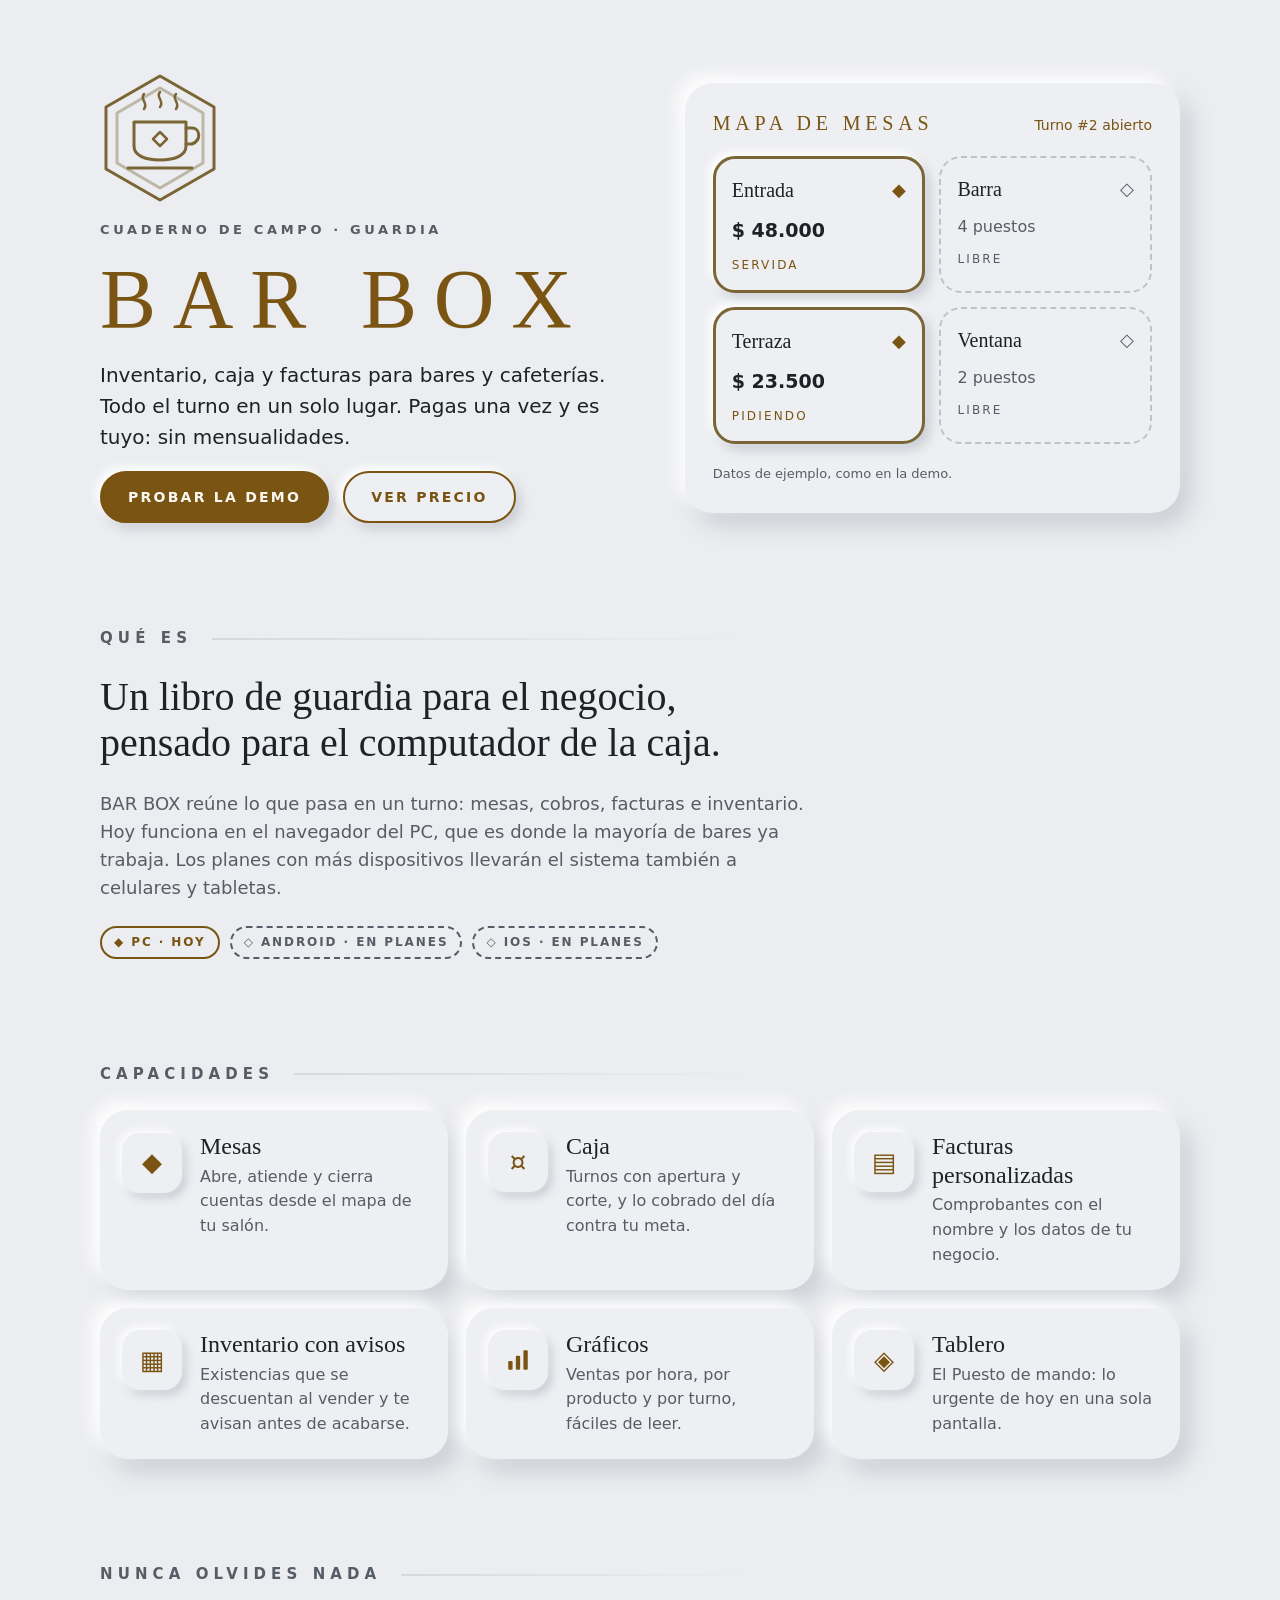
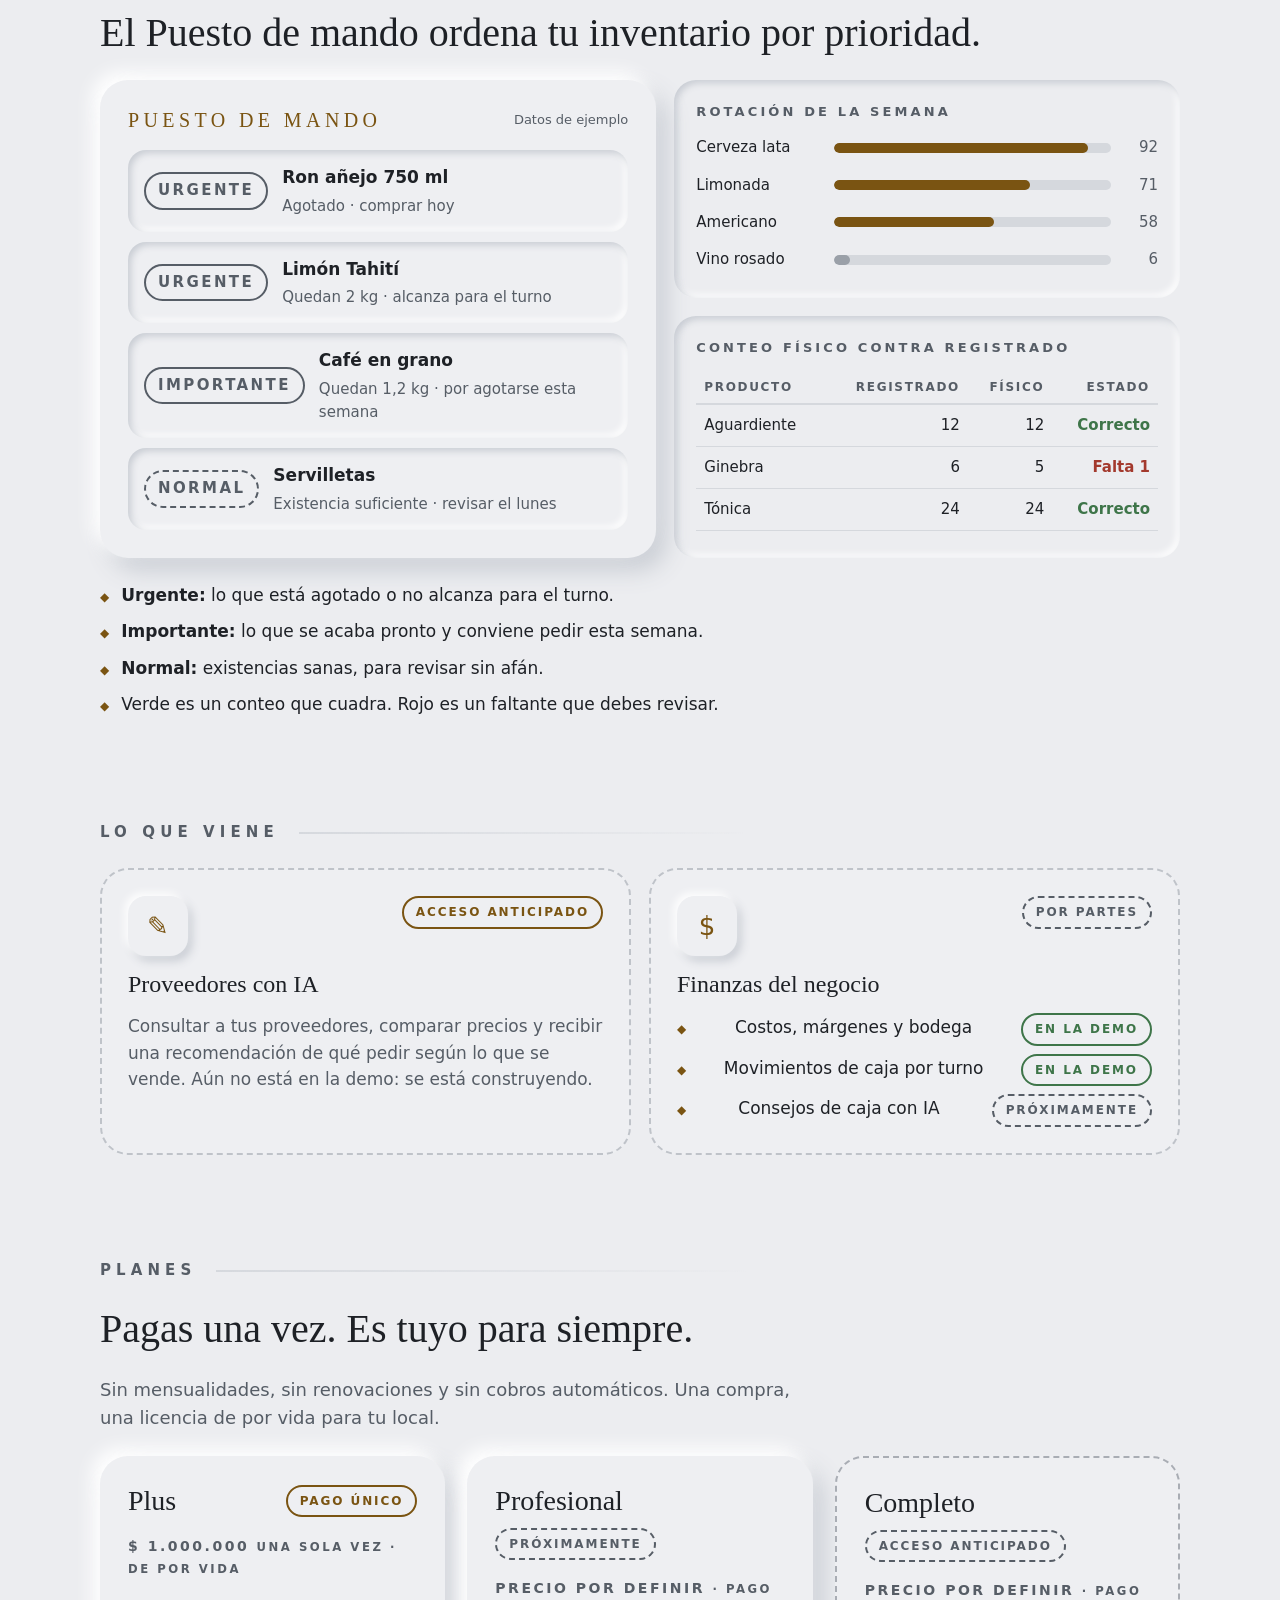
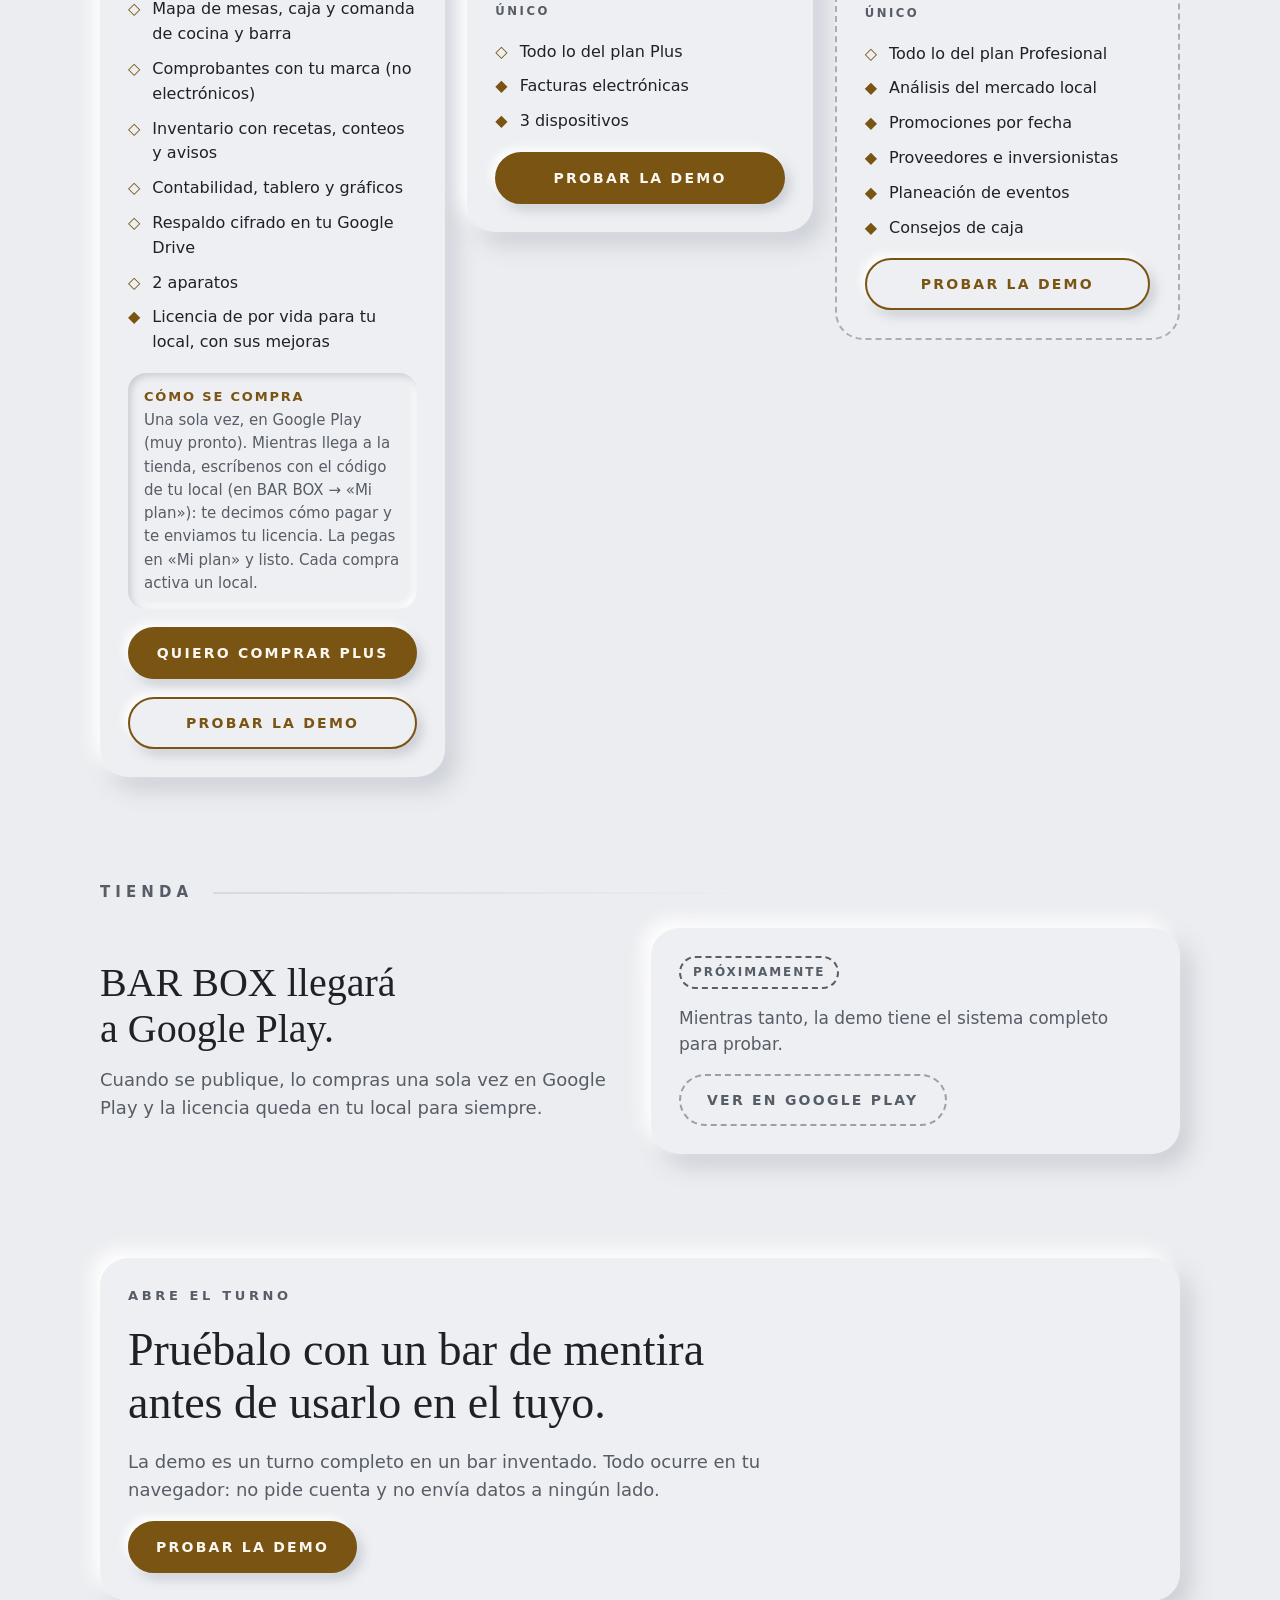
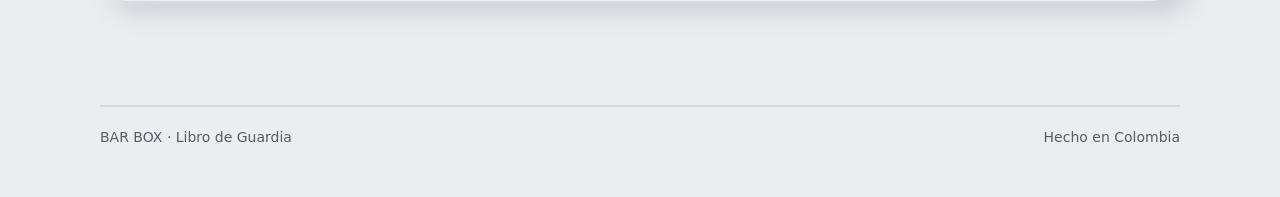
<file: index.html>
<!doctype html>
<html lang="es">
<head>
<meta charset="utf-8">
<meta name="viewport" content="width=device-width, initial-scale=1, viewport-fit=cover">
<title>BAR BOX</title>
<link rel="icon" href="demo/static/crest.svg" type="image/svg+xml">
<meta name="description" content="Inventario, caja y facturas para bares y cafeterías. Pago único: se paga una vez y es tuyo.">
<style>
:root{
  color-scheme: light;
  --bg:#ECEDF0;
  --panel:#EEEFF2;
  --ink:#1E2126;
  --muted:#565D66;
  --line:#D5D8DD;
  --oro:#7A5412;
  --oro-trazo:#7A6534;
  --oro-suave:#BEB6A6;
  --luz:#FFFFFF;
  --sombra:#C8CCD3;
  --rojo:#A3392D;
  --verde:#3E7549;
  --r-card:28px;
  --r-pozo:18px;
  --elev: -8px -8px 18px var(--luz), 10px 12px 24px var(--sombra);
  --elev-sm: -4px -4px 10px var(--luz), 5px 6px 12px var(--sombra);
  --hundido: inset 3px 3px 7px var(--sombra), inset -3px -3px 7px var(--luz);
  --serif: "Noto Serif", "Source Serif 4", Georgia, "Times New Roman", serif;
  --sans: "Nunito", "Nunito Sans", system-ui, -apple-system, "Segoe UI", Roboto, sans-serif;
}
*{box-sizing:border-box}
html{scroll-behavior:smooth}
body{margin:0;background:var(--bg);color:var(--ink);font-family:var(--sans);font-size:17px;line-height:1.55;padding-inline:16px;padding-block:0 48px}
.wrap{max-width:1080px;margin-inline:auto;display:flex;flex-direction:column;gap:72px}
h1,h2,h3{font-family:var(--serif);font-weight:400;text-wrap:balance;margin:0}
h2{font-size:clamp(28px,6vw,40px);line-height:1.15}
h3{font-size:24px;line-height:1.2}
p{margin:0;max-width:62ch}
.eyebrow{font-size:13px;letter-spacing:.28em;text-transform:uppercase;color:var(--muted);font-weight:600}
.titulo-sec{display:flex;align-items:center;gap:20px;font-size:15px;letter-spacing:.34em;text-transform:uppercase;color:var(--muted);font-weight:600}
.titulo-sec::after{content:"";flex:1;height:2px;background:linear-gradient(90deg,var(--line),transparent)}
.sec{display:flex;flex-direction:column;gap:24px}
.lead{color:var(--muted);font-size:18px}
a{color:var(--oro)}
:focus-visible{outline:3px solid var(--oro);outline-offset:3px;border-radius:12px}

/* Botones */
.acciones{display:flex;flex-wrap:wrap;gap:14px}
.btn{display:inline-flex;align-items:center;justify-content:center;gap:10px;min-height:52px;padding:0 26px;border-radius:999px;font:700 14px/1 var(--sans);letter-spacing:.16em;text-transform:uppercase;text-decoration:none;cursor:pointer;border:2px solid var(--oro);transition:transform .15s ease, box-shadow .15s ease}
.btn-primario{background:var(--oro);color:#FBF8F1;box-shadow:var(--elev-sm)}
.btn-secundario{background:var(--panel);color:var(--oro);box-shadow:var(--elev-sm)}
.btn:hover{transform:translateY(-1px)}
.btn:active{box-shadow:var(--hundido);transform:none}
.btn[aria-disabled="true"]{border-style:dashed;border-color:#9AA0A8;color:var(--muted);background:var(--panel);cursor:not-allowed;box-shadow:none}

.panel{background:var(--panel);border-radius:var(--r-card);box-shadow:var(--elev);padding:28px}
.pozo{width:60px;height:60px;border-radius:var(--r-pozo);display:grid;place-items:center;background:var(--panel);box-shadow:-3px -3px 8px var(--luz), 4px 5px 10px var(--sombra);color:var(--oro);font-size:26px;flex:none}
.pozo svg{width:26px;height:26px}

.chip{display:inline-flex;align-items:center;gap:6px;padding:5px 12px;border-radius:999px;font-size:12px;font-weight:700;letter-spacing:.16em;text-transform:uppercase;border:2px solid currentColor;white-space:nowrap}
.chip-oro{color:var(--oro)}
.chip-gris{color:var(--muted);border-style:dashed}
.chip-rojo{color:var(--rojo)}
.chip-verde{color:var(--verde)}

/* Hero */
.hero{display:grid;gap:40px;padding-top:40px;align-items:center}
.hero-texto{display:flex;flex-direction:column;gap:18px;align-items:flex-start}
.logo{width:120px;height:auto}
.marca{font-size:clamp(48px,13vw,84px);letter-spacing:.2em;color:var(--oro);line-height:1;margin-right:-.2em}
.hero .lead{font-size:20px;color:var(--ink)}
.mesas{display:flex;flex-direction:column;gap:20px}
.mesas-top{display:flex;align-items:baseline;justify-content:space-between;gap:12px;flex-wrap:wrap}
.mesas-top h3{font-size:20px;letter-spacing:.24em;text-transform:uppercase;color:var(--oro)}
.mesas-top span{font-size:14px;color:var(--oro)}
.grid-mesas{display:grid;grid-template-columns:repeat(2,1fr);gap:14px}
.mesa{border-radius:22px;padding:16px;display:flex;flex-direction:column;gap:10px;border:2px dashed #BFC3C9;background:var(--panel)}
.mesa.ocupada{border:3px solid var(--oro-trazo);box-shadow:var(--elev-sm)}
.mesa-top{display:flex;justify-content:space-between;align-items:center;font-family:var(--serif);font-size:20px}
.mesa-top i{font-style:normal;color:var(--oro);font-size:18px}
.mesa b{font-size:19px;font-variant-numeric:tabular-nums}
.mesa small{font-size:12px;letter-spacing:.18em;text-transform:uppercase;color:var(--muted)}
.mesa.ocupada small{color:var(--oro)}
.nota-ej{font-size:13px;color:var(--muted)}

/* Qué es */
.dispositivos{display:flex;flex-wrap:wrap;gap:10px}

/* Capacidades */
.caps{display:grid;grid-template-columns:1fr;gap:18px}
.cap{display:flex;gap:18px;align-items:flex-start;padding:22px}
.cap div{display:flex;flex-direction:column;gap:4px}
.cap p{color:var(--muted);font-size:16px}

/* Puesto de mando */
.mando{display:grid;gap:18px}
.mando-cab{display:flex;justify-content:space-between;align-items:center;gap:12px;flex-wrap:wrap}
.mando-cab h3{font-size:20px;letter-spacing:.22em;text-transform:uppercase;color:var(--oro)}
.lista{list-style:none;margin:0;padding:0;display:flex;flex-direction:column;gap:10px}
.fila{display:grid;grid-template-columns:auto 1fr;gap:4px 14px;align-items:center;padding:14px 16px;border-radius:18px;box-shadow:var(--hundido)}
.fila .chip{grid-row:span 2}
.fila strong{font-weight:700}
.fila span{color:var(--muted);font-size:15px}
.u{color:var(--rojo)} .i{color:var(--oro)} .n{color:var(--muted);border-style:dashed}
.subpaneles{display:grid;gap:18px}
.sub{padding:22px;border-radius:22px;box-shadow:var(--hundido);display:flex;flex-direction:column;gap:14px}
.sub h4{margin:0;font-size:13px;letter-spacing:.24em;text-transform:uppercase;color:var(--muted)}
.barra{display:grid;grid-template-columns:8.5em 1fr 2.5em;gap:10px;align-items:center;font-size:15px}
.barra .pista{height:10px;border-radius:999px;background:var(--line);overflow:hidden}
.barra .pista i{display:block;height:100%;border-radius:999px;background:var(--oro)}
.barra .pista i.baja{background:#9AA0A8}
.barra em{font-style:normal;text-align:right;font-variant-numeric:tabular-nums;color:var(--muted)}
.tabla-wrap{overflow-x:auto}
table{width:100%;border-collapse:collapse;font-size:15px;font-variant-numeric:tabular-nums}
th{font-size:12px;letter-spacing:.14em;text-transform:uppercase;color:var(--muted);text-align:right;font-weight:700;padding:6px 8px;border-bottom:2px solid var(--line)}
th:first-child,td:first-child{text-align:left}
td{padding:9px 8px;text-align:right;border-bottom:1px solid var(--line)}
.ok{color:var(--verde);font-weight:700}
.falta{color:var(--rojo);font-weight:700}
.puntos{display:grid;gap:10px;padding:0;margin:0;list-style:none}
.puntos li{display:flex;gap:12px;align-items:baseline}
.puntos li::before{content:"◆";color:var(--oro);font-size:12px;flex:none}

/* Futuro */
.futuro{display:grid;gap:18px}
.fut{display:flex;flex-direction:column;gap:14px;border:2px dashed #BFC3C9;border-radius:var(--r-card);padding:26px;background:var(--panel)}
.fut-top{display:flex;justify-content:space-between;align-items:flex-start;gap:12px;flex-wrap:wrap}
.estado{display:flex;flex-direction:column;gap:8px}
.estado li{justify-content:space-between;flex-wrap:wrap}

/* Planes */
.planes{display:grid;gap:22px;align-items:start}
.plan{display:flex;flex-direction:column;gap:18px}
.plan.destacado{border:3px solid var(--oro-trazo)}
.plan.anticipado{border:2px dashed #A9ADB4;box-shadow:none}
.plan-cab{display:flex;justify-content:space-between;align-items:center;gap:10px;flex-wrap:wrap;min-height:34px}
.plan h3{font-size:28px}
.precio{font-size:14px;letter-spacing:.18em;text-transform:uppercase;color:var(--muted);font-weight:700}
.incluye{list-style:none;padding:0;margin:0;display:flex;flex-direction:column;gap:10px;font-size:16px}
.incluye li{display:flex;gap:12px;align-items:baseline}
.incluye li::before{content:"◇";color:var(--oro);flex:none}
.incluye li.mas::before{content:"◆"}
.ampliar{border-radius:18px;box-shadow:var(--hundido);padding:14px 16px;font-size:15px;color:var(--muted)}
.ampliar strong{color:var(--oro);letter-spacing:.14em;text-transform:uppercase;font-size:13px;display:block;margin-bottom:2px}
.plan .btn{width:100%}

/* Tienda */
.tienda{display:grid;gap:22px}
.tienda .btn{align-self:flex-start}

/* Cierre */
.cierre{text-align:left;display:flex;flex-direction:column;gap:18px;align-items:flex-start}
.cierre h2{font-size:clamp(30px,7vw,46px)}
footer{font-size:14px;color:var(--muted);display:flex;flex-wrap:wrap;gap:8px 20px;justify-content:space-between;border-top:2px solid var(--line);padding-top:20px}

/* Aparición */
.aparece.in{animation:subir .6s ease both}
@keyframes subir{from{transform:translateY(14px)}to{transform:none}}
@media (prefers-reduced-motion: reduce){
  html{scroll-behavior:auto}
  .aparece.in{animation:none}
  .btn{transition:none}
}

@media (min-width:760px){
  body{padding-inline:32px}
  .wrap{gap:104px}
  .hero{grid-template-columns:1.1fr 1fr;padding-top:72px}
  .caps{grid-template-columns:repeat(2,1fr)}
  .subpaneles{grid-template-columns:1fr 1fr}
  .futuro{grid-template-columns:1fr 1fr}
  .tienda{grid-template-columns:1fr 1fr;align-items:center}
}
@media (min-width:1000px){
  .caps{grid-template-columns:repeat(3,1fr)}
  .planes{grid-template-columns:repeat(3,1fr)}
  .mando{grid-template-columns:1.1fr 1fr}
  .mando .subpaneles{grid-template-columns:1fr}
}
</style>
</head>
<body>

<div class="wrap">

  <!-- 1. Hero -->
  <header class="hero">
    <div class="hero-texto">
      <svg class="logo" viewBox="0 0 120 130" aria-hidden="true" fill="none" stroke-linecap="round" stroke-linejoin="round">
        <polygon points="60,4 114,35 114,97 60,128 6,97 6,35" stroke="#7A6534" stroke-width="3"/>
        <polygon points="60,16 103,41 103,91 60,116 17,91 17,41" stroke="#BEB6A6" stroke-width="3"/>
        <path d="M44 22c-5 5 5 9 0 15M60 20c-5 5 5 9 0 15M76 22c-5 5 5 9 0 15" stroke="#7A6534" stroke-width="2.5"/>
        <path d="M34 50h52v24c0 9-10 14-26 14s-26-5-26-14z" stroke="#7A6534" stroke-width="3"/>
        <path d="M86 56h6c8 0 10 12 0 16h-6" stroke="#7A6534" stroke-width="3"/>
        <path d="M60 60l7 7-7 7-7-7z" stroke="#7A6534" stroke-width="2.5"/>
        <path d="M28 96h64" stroke="#7A6534" stroke-width="3"/>
      </svg>
      <p class="eyebrow">Cuaderno de campo · Guardia</p>
      <h1 class="marca">BAR BOX</h1>
      <p class="lead">Inventario, caja y facturas para bares y cafeterías. Todo el turno en un solo lugar. Pagas una vez y es tuyo: sin mensualidades.</p>
      <div class="acciones">
        <a class="btn btn-primario js-demo" href="demo/app.html#/inicio" target="_blank" rel="noopener">Probar la demo</a>
        <a class="btn btn-secundario" href="#planes">Ver precio</a>
      </div>
    </div>

    <div class="panel mesas" aria-label="Ejemplo del mapa de mesas">
      <div class="mesas-top">
        <h3>Mapa de mesas</h3>
        <span>Turno #2 abierto</span>
      </div>
      <div class="grid-mesas">
        <div class="mesa ocupada">
          <div class="mesa-top">Entrada <i aria-hidden="true">◆</i></div>
          <b>$ 48.000</b>
          <small>Servida</small>
        </div>
        <div class="mesa">
          <div class="mesa-top">Barra <i aria-hidden="true" style="color:var(--muted)">◇</i></div>
          <b style="font-weight:400;font-size:16px;color:var(--muted)">4 puestos</b>
          <small>Libre</small>
        </div>
        <div class="mesa ocupada">
          <div class="mesa-top">Terraza <i aria-hidden="true">◆</i></div>
          <b>$ 23.500</b>
          <small>Pidiendo</small>
        </div>
        <div class="mesa">
          <div class="mesa-top">Ventana <i aria-hidden="true" style="color:var(--muted)">◇</i></div>
          <b style="font-weight:400;font-size:16px;color:var(--muted)">2 puestos</b>
          <small>Libre</small>
        </div>
      </div>
      <p class="nota-ej">Datos de ejemplo, como en la demo.</p>
    </div>
  </header>

  <!-- 2. Qué es -->
  <section class="sec aparece" aria-labelledby="t-que">
    <p class="titulo-sec" id="t-que">Qué es</p>
    <h2>Un libro de guardia para el negocio, pensado para el computador de la caja.</h2>
    <p class="lead">BAR BOX reúne lo que pasa en un turno: mesas, cobros, facturas e inventario. Hoy funciona en el navegador del PC, que es donde la mayoría de bares ya trabaja. Los planes con más dispositivos llevarán el sistema también a celulares y tabletas.</p>
    <div class="dispositivos">
      <span class="chip chip-oro">◆ PC · hoy</span>
      <span class="chip chip-gris">◇ Android · en planes</span>
      <span class="chip chip-gris">◇ iOS · en planes</span>
    </div>
  </section>

  <!-- 3. Capacidades -->
  <section class="sec aparece" aria-labelledby="t-caps">
    <p class="titulo-sec" id="t-caps">Capacidades</p>
    <div class="caps">
      <article class="panel cap"><span class="pozo" aria-hidden="true">◆</span><div><h3>Mesas</h3><p>Abre, atiende y cierra cuentas desde el mapa de tu salón.</p></div></article>
      <article class="panel cap"><span class="pozo" aria-hidden="true">¤</span><div><h3>Caja</h3><p>Turnos con apertura y corte, y lo cobrado del día contra tu meta.</p></div></article>
      <article class="panel cap"><span class="pozo" aria-hidden="true">▤</span><div><h3>Facturas personalizadas</h3><p>Comprobantes con el nombre y los datos de tu negocio.</p></div></article>
      <article class="panel cap"><span class="pozo" aria-hidden="true">▦</span><div><h3>Inventario con avisos</h3><p>Existencias que se descuentan al vender y te avisan antes de acabarse.</p></div></article>
      <article class="panel cap"><span class="pozo" aria-hidden="true"><svg viewBox="0 0 24 24" fill="currentColor"><rect x="3" y="13" width="4" height="8" rx="1"/><rect x="10" y="8" width="4" height="13" rx="1"/><rect x="17" y="3" width="4" height="18" rx="1"/></svg></span><div><h3>Gráficos</h3><p>Ventas por hora, por producto y por turno, fáciles de leer.</p></div></article>
      <article class="panel cap"><span class="pozo" aria-hidden="true">◈</span><div><h3>Tablero</h3><p>El Puesto de mando: lo urgente de hoy en una sola pantalla.</p></div></article>
    </div>
  </section>

  <!-- 4. Nunca olvides nada -->
  <section class="sec aparece" aria-labelledby="t-mando">
    <p class="titulo-sec" id="t-mando">Nunca olvides nada</p>
    <h2>El Puesto de mando ordena tu inventario por prioridad.</h2>
    <div class="mando">
      <div class="panel" style="display:flex;flex-direction:column;gap:18px">
        <div class="mando-cab">
          <h3>Puesto de mando</h3>
          <span class="nota-ej">Datos de ejemplo</span>
        </div>
        <ul class="lista">
          <li class="fila"><span class="chip u">Urgente</span><strong>Ron añejo 750 ml</strong><span>Agotado · comprar hoy</span></li>
          <li class="fila"><span class="chip u">Urgente</span><strong>Limón Tahití</strong><span>Quedan 2 kg · alcanza para el turno</span></li>
          <li class="fila"><span class="chip i">Importante</span><strong>Café en grano</strong><span>Quedan 1,2 kg · por agotarse esta semana</span></li>
          <li class="fila"><span class="chip n">Normal</span><strong>Servilletas</strong><span>Existencia suficiente · revisar el lunes</span></li>
        </ul>
      </div>
      <div class="subpaneles">
        <div class="sub">
          <h4>Rotación de la semana</h4>
          <div class="barra"><span>Cerveza lata</span><span class="pista"><i style="width:92%"></i></span><em>92</em></div>
          <div class="barra"><span>Limonada</span><span class="pista"><i style="width:71%"></i></span><em>71</em></div>
          <div class="barra"><span>Americano</span><span class="pista"><i style="width:58%"></i></span><em>58</em></div>
          <div class="barra"><span>Vino rosado</span><span class="pista"><i class="baja" style="width:6%"></i></span><em>6</em></div>
        </div>
        <div class="sub">
          <h4>Conteo físico contra registrado</h4>
          <div class="tabla-wrap">
            <table>
              <thead><tr><th>Producto</th><th>Registrado</th><th>Físico</th><th>Estado</th></tr></thead>
              <tbody>
                <tr><td>Aguardiente</td><td>12</td><td>12</td><td class="ok">Correcto</td></tr>
                <tr><td>Ginebra</td><td>6</td><td>5</td><td class="falta">Falta 1</td></tr>
                <tr><td>Tónica</td><td>24</td><td>24</td><td class="ok">Correcto</td></tr>
              </tbody>
            </table>
          </div>
        </div>
      </div>
    </div>
    <ul class="puntos">
      <li><span><strong>Urgente:</strong> lo que está agotado o no alcanza para el turno.</span></li>
      <li><span><strong>Importante:</strong> lo que se acaba pronto y conviene pedir esta semana.</span></li>
      <li><span><strong>Normal:</strong> existencias sanas, para revisar sin afán.</span></li>
      <li><span>Verde es un conteo que cuadra. Rojo es un faltante que debes revisar.</span></li>
    </ul>
  </section>

  <!-- 5 y 6. Lo que viene -->
  <section class="sec aparece" aria-labelledby="t-viene">
    <p class="titulo-sec" id="t-viene">Lo que viene</p>
    <div class="futuro">
      <article class="fut">
        <div class="fut-top"><span class="pozo" aria-hidden="true">✎</span><span class="chip chip-oro">Acceso anticipado</span></div>
        <h3>Proveedores con IA</h3>
        <p style="color:var(--muted)">Consultar a tus proveedores, comparar precios y recibir una recomendación de qué pedir según lo que se vende. Aún no está en la demo: se está construyendo.</p>
      </article>
      <article class="fut">
        <div class="fut-top"><span class="pozo" aria-hidden="true">$</span><span class="chip chip-gris">Por partes</span></div>
        <h3>Finanzas del negocio</h3>
        <ul class="puntos estado">
          <li><span>Costos, márgenes y bodega</span><span class="chip chip-verde">En la demo</span></li>
          <li><span>Movimientos de caja por turno</span><span class="chip chip-verde">En la demo</span></li>
          <li><span>Consejos de caja con IA</span><span class="chip chip-gris">Próximamente</span></li>
        </ul>
      </article>
    </div>
  </section>

  <!-- 7. Planes -->
  <section class="sec aparece" id="planes" aria-labelledby="t-planes">
    <p class="titulo-sec" id="t-planes">Planes</p>
    <h2>Pagas una vez. Es tuyo para siempre.</h2>
    <p class="lead">Sin mensualidades, sin renovaciones y sin cobros automáticos. Una compra, una licencia de por vida para tu local.</p>
    <div class="planes">
      <article class="panel plan">
        <div class="plan-cab"><h3>Plus</h3><span class="chip chip-oro">Pago único</span></div>
        <p class="precio">$ 1.000.000 <small>una sola vez · de por vida</small></p>
        <ul class="incluye">
          <li>Mapa de mesas, caja y comanda de cocina y barra</li>
          <li>Comprobantes con tu marca (no electrónicos)</li>
          <li>Inventario con recetas, conteos y avisos</li>
          <li>Contabilidad, tablero y gráficos</li>
          <li>Respaldo cifrado en tu Google Drive</li>
          <li>2 aparatos</li>
          <li class="mas">Licencia de por vida para tu local, con sus mejoras</li>
        </ul>
        <div class="ampliar"><strong>Cómo se compra</strong>Una sola vez, en Google Play (muy pronto). Mientras llega a la tienda, escríbenos con el código de tu local (en BAR BOX → «Mi plan»): te decimos cómo pagar y te enviamos tu licencia. La pegas en «Mi plan» y listo. Cada compra activa un local.</div>
        <a class="btn btn-primario" href="mailto:barboxsistem@gmail.com?subject=Comprar%20BAR%20BOX%20Plus">Quiero comprar Plus</a>
        <a class="btn btn-secundario js-demo" href="demo/app.html#/inicio" target="_blank" rel="noopener">Probar la demo</a>
      </article>
      <article class="panel plan">
        <div class="plan-cab"><h3>Profesional</h3><span class="chip chip-gris">Próximamente</span></div>
        <p class="precio">Precio por definir <small>· pago único</small></p>
        <ul class="incluye">
          <li>Todo lo del plan Plus</li>
          <li class="mas">Facturas electrónicas</li>
          <li class="mas">3 dispositivos</li>
        </ul>
        <a class="btn btn-primario js-demo" href="demo/app.html#/inicio" target="_blank" rel="noopener">Probar la demo</a>
      </article>
      <article class="panel plan anticipado">
        <div class="plan-cab"><h3>Completo</h3><span class="chip chip-gris">Acceso anticipado</span></div>
        <p class="precio">Precio por definir <small>· pago único</small></p>
        <ul class="incluye">
          <li>Todo lo del plan Profesional</li>
          <li class="mas">Análisis del mercado local</li>
          <li class="mas">Promociones por fecha</li>
          <li class="mas">Proveedores e inversionistas</li>
          <li class="mas">Planeación de eventos</li>
          <li class="mas">Consejos de caja</li>
        </ul>
        <a class="btn btn-secundario js-demo" href="demo/app.html#/inicio" target="_blank" rel="noopener">Probar la demo</a>
      </article>
    </div>
  </section>

  <!-- Tienda de apps -->
  <section class="sec aparece" id="tienda" aria-labelledby="t-tienda">
    <p class="titulo-sec" id="t-tienda">Tienda</p>
    <div class="tienda">
      <div style="display:flex;flex-direction:column;gap:14px">
        <h2>BAR BOX llegará a Google Play.</h2>
        <p class="lead">Cuando se publique, lo compras una sola vez en Google Play y la licencia queda en tu local para siempre.</p>
      </div>
      <div class="panel" style="display:flex;flex-direction:column;gap:16px">
        <span class="chip chip-gris" id="tienda-estado" style="align-self:flex-start">Próximamente</span>
        <p style="color:var(--muted)">Mientras tanto, la demo tiene el sistema completo para probar.</p>
        <a class="btn btn-secundario" id="btn-tienda" href="#tienda" aria-disabled="true">Ver en Google Play</a>
      </div>
    </div>
  </section>

  <!-- 8. Cierre -->
  <section class="panel cierre aparece" aria-labelledby="t-cierre">
    <p class="eyebrow">Abre el turno</p>
    <h2 id="t-cierre">Pruébalo con un bar de mentira antes de usarlo en el tuyo.</h2>
    <p class="lead">La demo es un turno completo en un bar inventado. Todo ocurre en tu navegador: no pide cuenta y no envía datos a ningún lado.</p>
    <a class="btn btn-primario js-demo" href="demo/app.html#/inicio" target="_blank" rel="noopener">Probar la demo</a>
  </section>

  <footer>
    <span>BAR BOX · Libro de Guardia</span>
    <span>Hecho en Colombia</span>
  </footer>
</div>

<script>
// Pega aquí el enlace de la tienda cuando la app esté publicada.
const STORE_URL = "";

(function(){
  const btn = document.getElementById('btn-tienda');
  const estado = document.getElementById('tienda-estado');
  if (STORE_URL) {
    btn.href = STORE_URL;
    btn.target = "_blank";
    btn.rel = "noopener";
    btn.removeAttribute('aria-disabled');
    btn.className = "btn btn-primario";
    estado.textContent = "Disponible";
    estado.className = "chip chip-verde";
  } else {
    btn.addEventListener('click', e => e.preventDefault());
  }

  const reduce = window.matchMedia('(prefers-reduced-motion: reduce)').matches;
  if (!reduce && 'IntersectionObserver' in window) {
    const io = new IntersectionObserver(entries => {
      entries.forEach(en => { if (en.isIntersecting) { en.target.classList.add('in'); io.unobserve(en.target); } });
    }, { threshold: .12 });
    document.querySelectorAll('.aparece').forEach(el => io.observe(el));
  }
})();
</script>
</body>
</html>
</file>
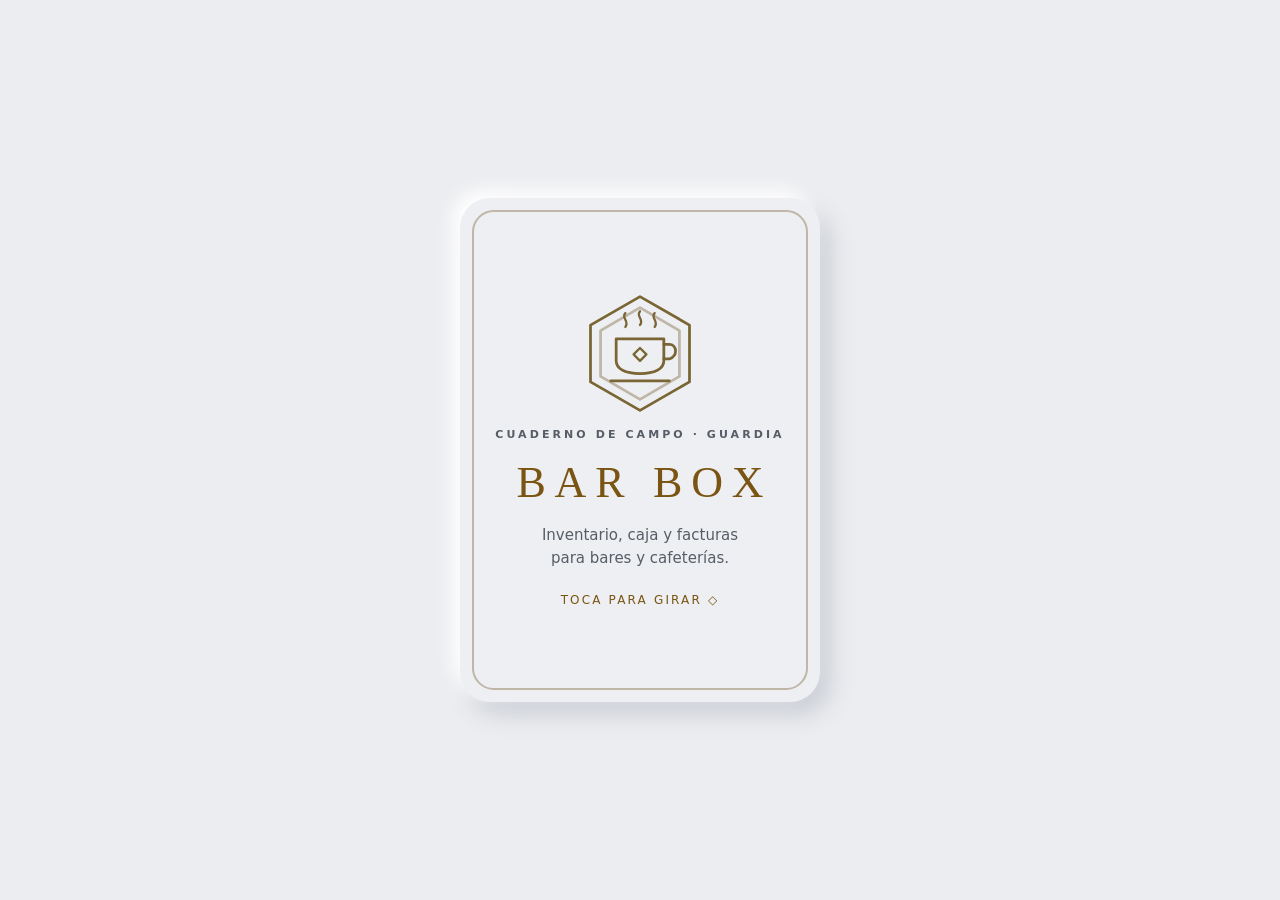
<file: tarjeta.html>
<!doctype html>
<html lang="es">
<head>
<meta charset="utf-8">
<meta name="viewport" content="width=device-width, initial-scale=1, viewport-fit=cover">
<title>BAR BOX · Tarjeta</title>
<style>
:root{
  --bg:#ECEDF0; --panel:#EEEFF2; --ink:#1E2126; --muted:#565D66; --line:#D5D8DD;
  --oro:#7A5412; --oro-trazo:#7A6534; --oro-suave:#BEB6A6; --luz:#FFFFFF; --sombra:#C8CCD3;
  --verde:#3E7549;
  --serif:"Noto Serif","Source Serif 4",Georgia,serif;
  --sans:"Nunito","Nunito Sans",system-ui,-apple-system,"Segoe UI",Roboto,sans-serif;
  --elev:-8px -8px 18px var(--luz), 10px 12px 24px var(--sombra);
  --hundido:inset 3px 3px 7px var(--sombra), inset -3px -3px 7px var(--luz);
}
*{box-sizing:border-box}
html,body{height:100%}
body{margin:0;background:var(--bg);color:var(--ink);font-family:var(--sans);display:grid;place-items:center;padding:24px 16px}
.escena{width:min(360px,100%);aspect-ratio:5/7;perspective:1200px}
.tarjeta{position:relative;width:100%;height:100%;transform-style:preserve-3d;transition:transform .7s cubic-bezier(.2,.7,.2,1);cursor:pointer;border-radius:30px}
.tarjeta.girada{transform:rotateY(180deg)}
.cara{position:absolute;inset:0;backface-visibility:hidden;-webkit-backface-visibility:hidden;border-radius:30px;background:var(--panel);box-shadow:var(--elev);padding:32px 28px;display:flex;flex-direction:column;align-items:center;justify-content:center;gap:16px;text-align:center}
.cara::before{content:"";position:absolute;inset:12px;border:2px solid var(--oro-suave);border-radius:22px;pointer-events:none}
.trasera{transform:rotateY(180deg);gap:18px}
.logo{width:110px}
.eyebrow{font-size:11px;letter-spacing:.28em;text-transform:uppercase;color:var(--muted);font-weight:700;margin:0}
.marca{font-family:var(--serif);font-weight:400;font-size:44px;letter-spacing:.2em;margin:0 -.2em 0 0;color:var(--oro)}
.frase{margin:0;color:var(--muted);font-size:15px;max-width:24ch;line-height:1.5}
.pista{font-size:12px;letter-spacing:.18em;text-transform:uppercase;color:var(--oro);margin-top:8px}
.trasera h2{font-family:var(--serif);font-weight:400;font-size:26px;margin:0}
.items{list-style:none;margin:0;padding:0;display:flex;flex-direction:column;gap:8px;font-size:15px;color:var(--muted)}
.items li::before{content:"◆ ";color:var(--oro);font-size:11px}
.btn{display:flex;align-items:center;justify-content:center;width:100%;min-height:50px;border-radius:999px;font:700 13px/1 var(--sans);letter-spacing:.16em;text-transform:uppercase;text-decoration:none;cursor:pointer;border:2px solid var(--oro);position:relative;z-index:1}
.btn-primario{background:var(--oro);color:#FBF8F1}
.btn-secundario{background:var(--panel);color:var(--oro)}
.btn:active{box-shadow:var(--hundido)}
.estado{min-height:1.2em;font-size:13px;color:var(--verde);margin:0}
:focus-visible{outline:3px solid var(--oro);outline-offset:4px}
.tarjeta:focus-visible{outline-offset:6px}
@media (prefers-reduced-motion: reduce){
  .tarjeta{transition:none}
}
</style>
</head>
<body>
<div class="escena">
  <div class="tarjeta" id="tarjeta" role="button" tabindex="0" aria-pressed="false" aria-label="Tarjeta de BAR BOX. Pulsa para girar.">
    <div class="cara frontal">
      <svg class="logo" viewBox="0 0 120 130" aria-hidden="true" fill="none" stroke-linecap="round" stroke-linejoin="round">
        <polygon points="60,4 114,35 114,97 60,128 6,97 6,35" stroke="#7A6534" stroke-width="3"/>
        <polygon points="60,16 103,41 103,91 60,116 17,91 17,41" stroke="#BEB6A6" stroke-width="3"/>
        <path d="M44 22c-5 5 5 9 0 15M60 20c-5 5 5 9 0 15M76 22c-5 5 5 9 0 15" stroke="#7A6534" stroke-width="2.5"/>
        <path d="M34 50h52v24c0 9-10 14-26 14s-26-5-26-14z" stroke="#7A6534" stroke-width="3"/>
        <path d="M86 56h6c8 0 10 12 0 16h-6" stroke="#7A6534" stroke-width="3"/>
        <path d="M60 60l7 7-7 7-7-7z" stroke="#7A6534" stroke-width="2.5"/>
        <path d="M28 96h64" stroke="#7A6534" stroke-width="3"/>
      </svg>
      <p class="eyebrow">Cuaderno de campo · Guardia</p>
      <h1 class="marca">BAR BOX</h1>
      <p class="frase">Inventario, caja y facturas para bares y cafeterías.</p>
      <span class="pista">Toca para girar ◇</span>
    </div>
    <div class="cara trasera">
      <h2>Abre un turno de prueba</h2>
      <ul class="items">
        <li>Mapa de mesas y caja</li>
        <li>Inventario con avisos</li>
        <li>Facturas personalizadas</li>
      </ul>
      <a class="btn btn-primario" id="btn-demo" href="demo/app.html#/inicio" target="_blank" rel="noopener">Probar la demo</a>
      <button class="btn btn-secundario" id="btn-copiar" type="button">Copiar link</button>
      <p class="estado" id="estado" role="status" aria-live="polite"></p>
    </div>
  </div>
</div>
<script>
(function(){
  const URL_DEMO = "https://barmanpb74.github.io/bar-box/demo/app.html#/inicio";
  const t = document.getElementById('tarjeta');
  const estado = document.getElementById('estado');
  const girar = () => {
    const g = t.classList.toggle('girada');
    t.setAttribute('aria-pressed', g ? 'true' : 'false');
  };
  t.addEventListener('click', e => { if (!e.target.closest('.btn')) girar(); });
  t.addEventListener('keydown', e => {
    if (e.target !== t) return;
    if (e.key === 'Enter' || e.key === ' ') { e.preventDefault(); girar(); }
  });
  function copiarRespaldo(){
    const ta = document.createElement('textarea');
    ta.value = URL_DEMO; ta.setAttribute('readonly','');
    ta.style.position='fixed'; ta.style.opacity='0';
    document.body.appendChild(ta); ta.select();
    let ok = false; try { ok = document.execCommand('copy'); } catch(e){}
    ta.remove(); return ok;
  }
  document.getElementById('btn-copiar').addEventListener('click', e => {
    e.stopPropagation();
    const listo = () => { estado.textContent = 'Link copiado'; setTimeout(()=>estado.textContent='', 2500); };
    const fallo = () => { estado.textContent = copiarRespaldo() ? 'Link copiado' : 'No se pudo copiar'; };
    if (navigator.clipboard && navigator.clipboard.writeText) {
      navigator.clipboard.writeText(URL_DEMO).then(listo, fallo);
    } else fallo();
  });
})();
</script>
</body>
</html>
</file>
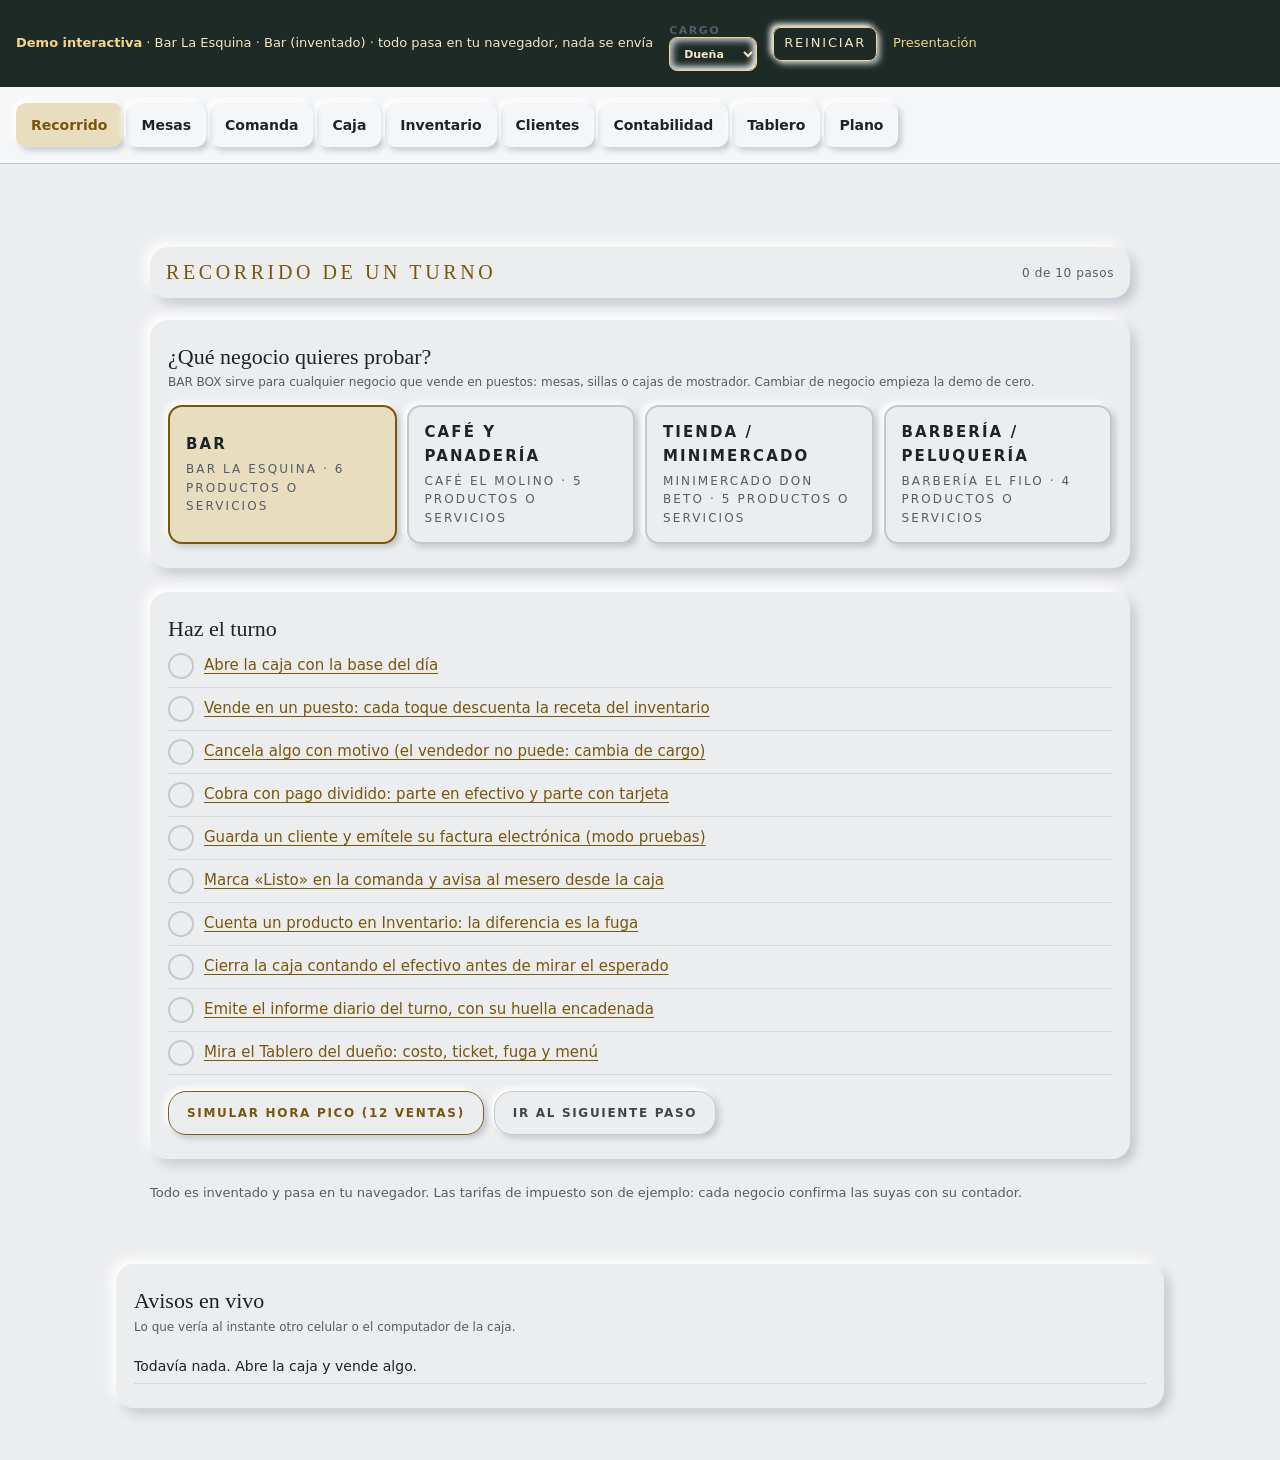
<file: demo/app.html>
<!doctype html>
<html lang="es-CO">
<head>
<meta charset="utf-8">
<meta name="viewport" content="width=device-width,initial-scale=1">
<meta name="theme-color" content="#ECEDEF">
<title>Demo interactiva · BAR BOX</title>
<meta name="description" content="Prueba un turno completo de BAR BOX en un bar, un café, una tienda o una barbería inventados: vende, cancela, manda a la comanda, cobra dividido, factura, cuenta la bodega, cierra la caja y mira el tablero del dueño.">
<link rel="icon" href="static/crest.svg" type="image/svg+xml">
<link rel="stylesheet" href="static/barbox.css">
<link rel="stylesheet" href="static/demo.css">
</head>
<body>
<div class="demo-barra">
  <span><b>Demo interactiva</b> · <span id="negocio">Bar La Esquina</span> (inventado) · todo pasa en tu navegador, nada se envía</span>
  <label>Cargo <select id="rol"></select></label>
  <button id="reiniciar" type="button">Reiniciar</button>
  <a href="../index.html">Presentación</a>
</div>
<nav class="demo-tabs" aria-label="Pantallas">
  <a href="#/inicio">Recorrido</a><a href="#/mapa" id="tab-puestos">Mesas</a><a href="#/comanda">Comanda</a><a href="#/caja">Caja</a><a href="#/inventario">Inventario</a>
  <a href="#/clientes">Clientes</a><a href="#/contabilidad">Contabilidad</a><a href="#/tablero">Tablero</a><a href="#/plano">Plano</a>
</nav>
<div class="envoltura">
  <p id="aviso" class="demo-aviso" role="status" aria-live="polite"></p>
  <main id="vista"></main>
  <section class="panel demo-feed">
    <h2>Avisos en vivo</h2>
    <p class="pie">Lo que vería al instante otro celular o el computador de la caja.</p>
    <ol id="feed"></ol>
  </section>
  <noscript><p class="nota">Esta demo necesita JavaScript. Mira las <a href="mapa.html">pantallas estáticas</a>.</p></noscript>
</div>
<script src="static/demo.js"></script>
<script src="static/demo-ui.js"></script>
</body>
</html>
</file>
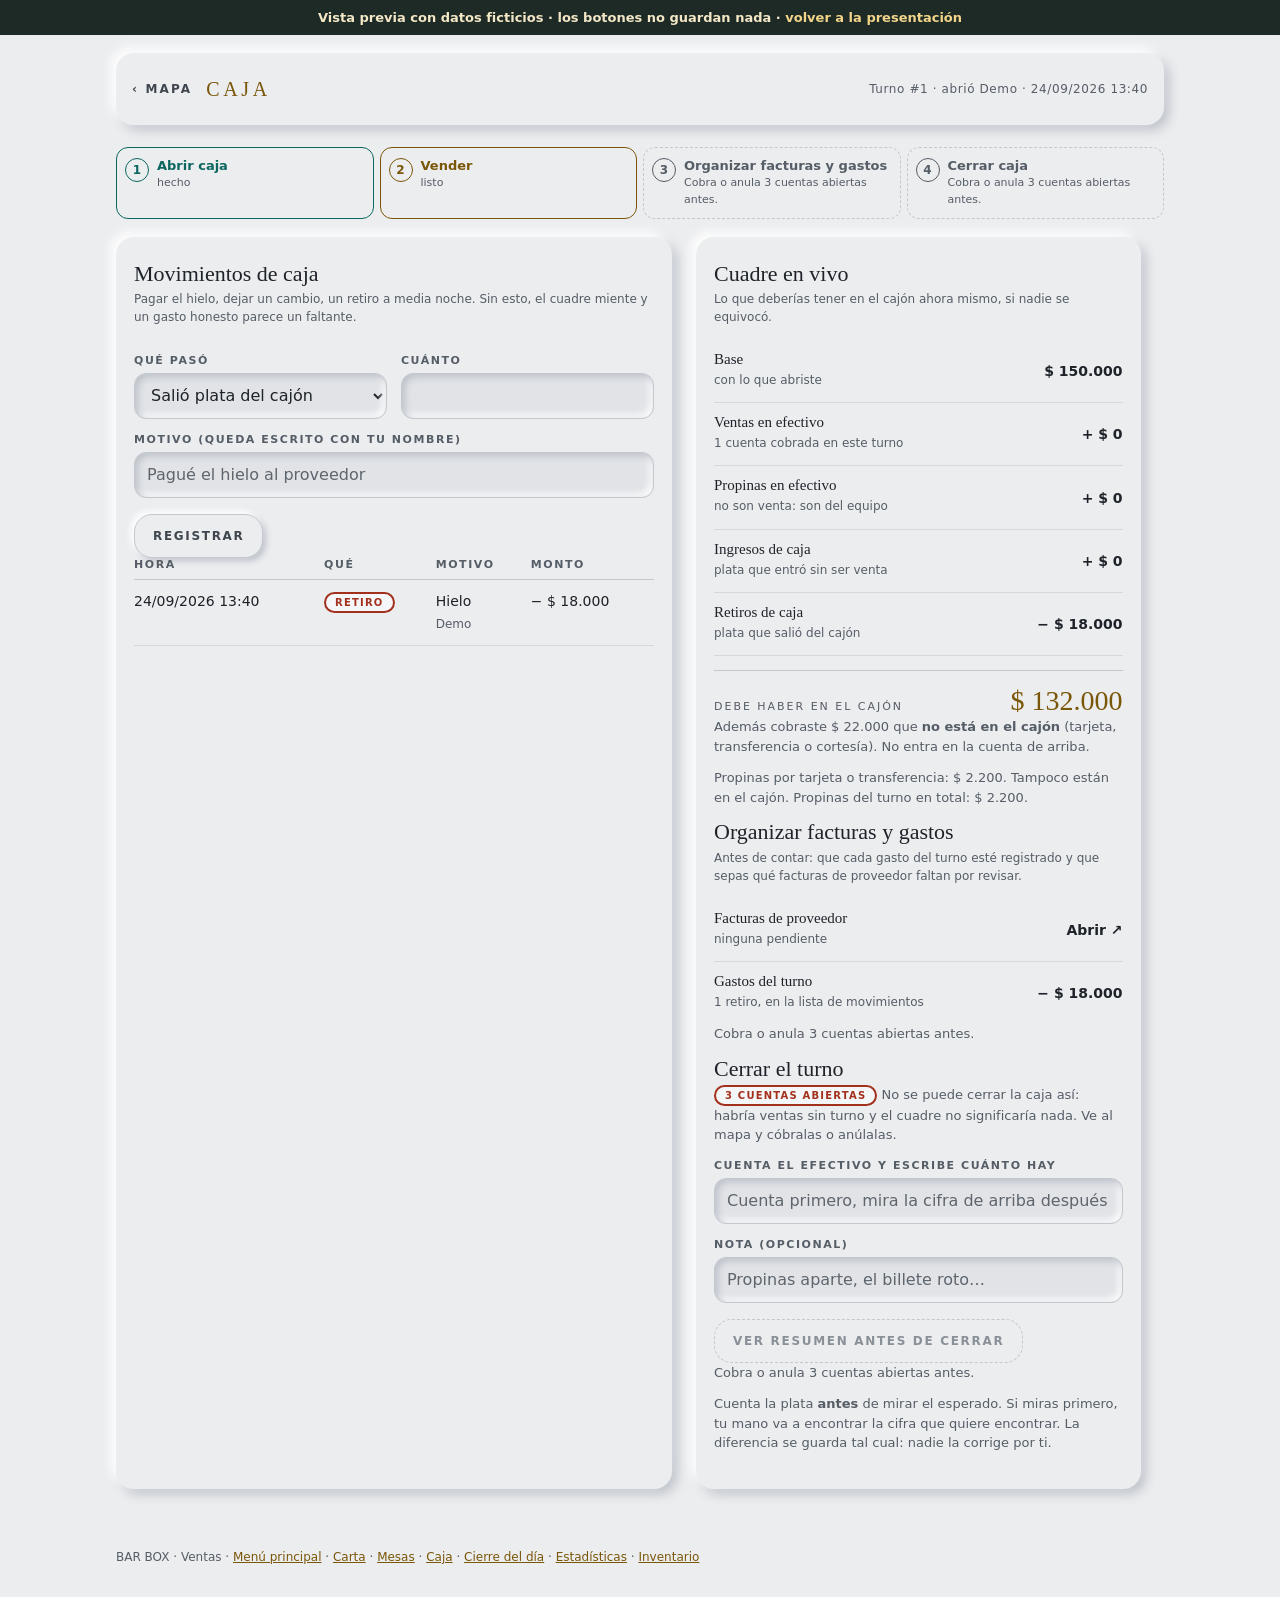
<file: demo/caja.html>
<!doctype html>
<html lang="es-CO">
<head>
<meta charset="utf-8">
<meta name="viewport" content="width=device-width,initial-scale=1">
<meta name="theme-color" content="#0b1513">
<title>Caja · BAR BOX</title>
<link rel="icon" href="static/crest.svg" type="image/svg+xml">
<link rel="stylesheet" href="static/barbox.css">

</head>
<body><div style="position:sticky;top:0;z-index:99;background:#1d2a26;color:#f3e7c6;font:600 13px system-ui,sans-serif;padding:10px 16px;text-align:center">Vista previa con datos ficticios · los botones no guardan nada · <a href="../index.html" style="color:#f3d58a">volver a la presentación</a></div>
<div class="envoltura">

  <div class="hud">
    <a class="volver" href="mapa.html">‹ Mapa</a>
    <h1>CAJA</h1>
    <span class="crece"></span>
    
<span class="fecha">Turno #1 · abrió Demo · 24/09/2026 13:40
  </span>

  </div>

  

  
<ol class="pasos" aria-label="Ciclo de caja">
  
    <li class="paso hecho">
      <span class="num">1</span>
      <span class="txt"><b>Abrir caja</b>
        <small>hecho</small></span>
    </li>
  
    <li class="paso disponible">
      <span class="num">2</span>
      <span class="txt"><b><a href="mapa.html">Vender</a></b>
        <small>listo</small></span>
    </li>
  
    <li class="paso bloqueado">
      <span class="num">3</span>
      <span class="txt"><b>Organizar facturas y gastos</b>
        <small>Cobra o anula 3 cuentas abiertas antes.</small></span>
    </li>
  
    <li class="paso bloqueado">
      <span class="num">4</span>
      <span class="txt"><b>Cerrar caja</b>
        <small>Cobra o anula 3 cuentas abiertas antes.</small></span>
    </li>
  
</ol>

<div class="dos">

  <section class="panel">
    <h2>Movimientos de caja</h2>
    <p class="pie">Pagar el hielo, dejar un cambio, un retiro a media noche. Sin esto, el cuadre
       miente y un gasto honesto parece un faltante.</p>
    <form>
      
      <div class="fila">
        <div><label for="kind">Qué pasó</label>
          <select id="kind" name="kind">
            <option value="retiro">Salió plata del cajón</option>
            <option value="ingreso">Entró plata al cajón</option>
          </select></div>
        <div><label for="amount">Cuánto</label>
          <input data-dinero id="amount" name="amount" inputmode="decimal" required autocomplete="off"></div>
      </div>
      <label for="mnote">Motivo (queda escrito con tu nombre)</label>
      <input id="mnote" name="note" maxlength="300" required placeholder="Pagué el hielo al proveedor">
      <div class="acciones"><button class="boton suave" type="button">Registrar</button></div>
    </form>

    
      <div class="tabla">
      <table>
        <tr><th>Hora</th><th>Qué</th><th>Motivo</th><th>Monto</th></tr>
        
          <tr>
            <td>24/09/2026 13:40</td>
            <td><span class="etiqueta alarma">retiro</span></td>
            <td>Hielo<br><small>Demo</small></td>
            <td>− $ 18.000</td>
          </tr>
        
      </table>
      </div>
    
  </section>

  <section class="panel">
    <h2>Cuadre en vivo</h2>
    <p class="pie">Lo que deberías tener en el cajón ahora mismo, si nadie se equivocó.</p>

    <div class="renglon"><span class="txt"><b>Base</b><small>con lo que abriste</small></span>
      <span class="val">$ 150.000</span></div>
    <div class="renglon"><span class="txt"><b>Ventas en efectivo</b><small>1 cuenta cobrada en este turno</small></span>
      <span class="val">+ $ 0</span></div>
    <div class="renglon"><span class="txt"><b>Propinas en efectivo</b><small>no son venta: son del equipo</small></span>
      <span class="val">+ $ 0</span></div>
    <div class="renglon"><span class="txt"><b>Ingresos de caja</b><small>plata que entró sin ser venta</small></span>
      <span class="val">+ $ 0</span></div>
    <div class="renglon"><span class="txt"><b>Retiros de caja</b><small>plata que salió del cajón</small></span>
      <span class="val">− $ 18.000</span></div>

    <div class="total"><span>Debe haber en el cajón</span><strong>$ 132.000</strong></div>

    
      <p class="nota">Además cobraste $ 22.000 que <strong>no está en el cajón</strong>
         (tarjeta, transferencia o cortesía). No entra en la cuenta de arriba.</p>
    
    
      <p class="nota">Propinas por tarjeta o transferencia: $ 2.200.
         Tampoco están en el cajón. Propinas del turno en total: $ 2.200.</p>
    

    <h2>Organizar facturas y gastos</h2>
    <p class="pie">Antes de contar: que cada gasto del turno esté registrado y que sepas qué facturas de proveedor faltan por revisar.</p>
    <div class="renglon"><span class="txt"><b>Facturas de proveedor</b>
      <small>ninguna pendiente</small></span>
      <span class="val"><a href="#">Abrir ↗</a></span></div>
    <div class="renglon"><span class="txt"><b>Gastos del turno</b>
      <small>1 retiro, en la lista de movimientos</small></span>
      <span class="val">− $ 18.000</span></div>
    
    
      <p class="nota">Cobra o anula 3 cuentas abiertas antes.</p>
    

    <h2>Cerrar el turno</h2>
    
      <p class="nota"><span class="etiqueta alarma">3 cuentas abiertas</span>
         No se puede cerrar la caja así: habría ventas sin turno y el cuadre no significaría nada.
         <a href="mapa.html">Ve al mapa</a> y cóbralas o anúlalas.</p>
    
    
    <form>
      
      <input type="hidden" name="revision" value="5">
      <label for="counted">Cuenta el efectivo y escribe cuánto hay</label>
      <input data-dinero id="counted" name="counted" inputmode="decimal" required autocomplete="off"
             placeholder="Cuenta primero, mira la cifra de arriba después">
      
      <label for="note">Nota (opcional)</label>
      <input id="note" name="note" maxlength="300" 
             placeholder="Propinas aparte, el billete roto…">
      <div class="acciones">
        <button class="boton" type="button" disabled>Ver resumen antes de cerrar</button>
      </div>
      <p class="nota">Cobra o anula 3 cuentas abiertas antes.</p>
    </form>
    
    <p class="nota">Cuenta la plata <strong>antes</strong> de mirar el esperado. Si miras primero,
       tu mano va a encontrar la cifra que quiere encontrar. La diferencia se guarda tal cual:
       nadie la corrige por ti.</p>
  </section>

</div>



  <footer>
    BAR BOX · Ventas · <a href="menu.html">Menú principal</a> ·
    <a href="carta.html">Carta</a> · <a href="#">Mesas</a> ·
    <a href="caja.html">Caja</a> · <a href="#">Cierre del día</a> · <a href="#">Estadísticas</a> · <a href="inventario.html">Inventario</a>
  </footer>
</div>
</body>
</html>
</file>
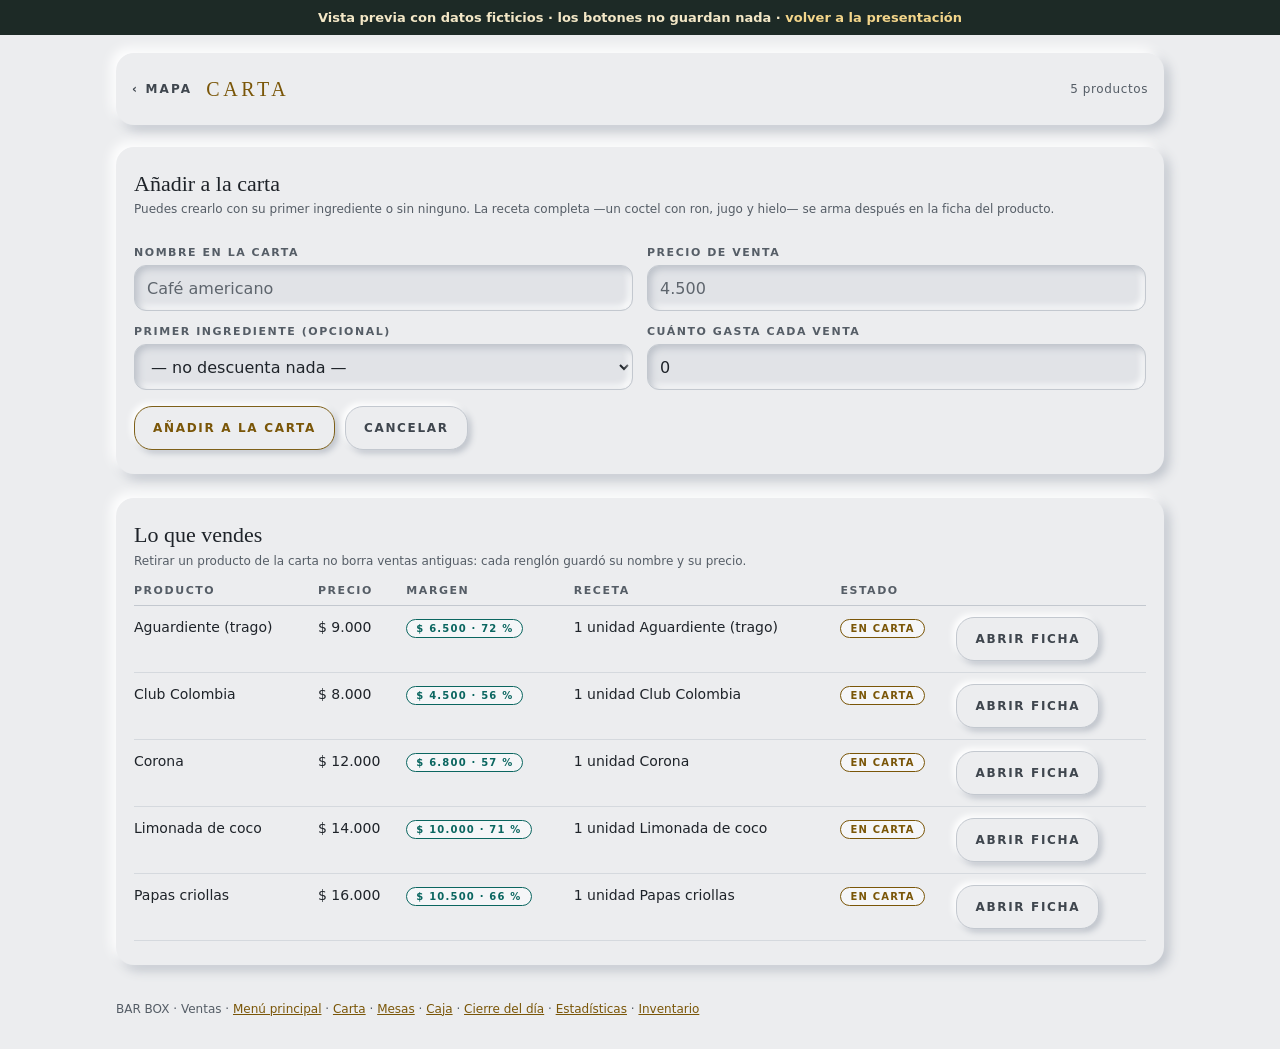
<file: demo/carta.html>
<!doctype html>
<html lang="es-CO">
<head>
<meta charset="utf-8">
<meta name="viewport" content="width=device-width,initial-scale=1">
<meta name="theme-color" content="#0b1513">
<title>Carta · BAR BOX</title>
<link rel="icon" href="static/crest.svg" type="image/svg+xml">
<link rel="stylesheet" href="static/barbox.css">

</head>
<body><div style="position:sticky;top:0;z-index:99;background:#1d2a26;color:#f3e7c6;font:600 13px system-ui,sans-serif;padding:10px 16px;text-align:center">Vista previa con datos ficticios · los botones no guardan nada · <a href="../index.html" style="color:#f3d58a">volver a la presentación</a></div>
<div class="envoltura">

  <div class="hud">
    <a class="volver" href="mapa.html">‹ Mapa</a>
    <h1>CARTA</h1>
    <span class="crece"></span>
    <span class="fecha">5 productos</span>
  </div>

  

  
<section class="panel">
  <h2>Añadir a la carta</h2>
  <p class="pie">Puedes crearlo con su primer ingrediente o sin ninguno. La receta completa
     —un coctel con ron, jugo y hielo— se arma después en la ficha del producto.</p>
  <form>
    
    <div class="fila">
      <div>
        <label for="name">Nombre en la carta</label>
        <input id="name" name="name" maxlength="120" required placeholder="Café americano">
      </div>
      <div>
        <label for="price">Precio de venta</label>
        <input data-dinero id="price" name="price" inputmode="decimal" required placeholder="4.500" autocomplete="off">
      </div>
    </div>
    <div class="fila">
      <div>
        <label for="product_id">Primer ingrediente (opcional)</label>
        <select id="product_id" name="product_id">
          <option value="">— no descuenta nada —</option>
          <option value="3">Aguardiente (trago) (unidad)</option><option value="1">Club Colombia (unidad)</option><option value="2">Corona (unidad)</option><option value="4">Limonada de coco (unidad)</option><option value="5">Papas criollas (unidad)</option>
        </select>
      </div>
      <div>
        <label for="use_qty">Cuánto gasta cada venta</label>
        <input id="use_qty" name="use_qty" inputmode="decimal" value="0" autocomplete="off">
      </div>
    </div>
    <div class="acciones">
      <button class="boton" type="button">Añadir a la carta</button>
      <a class="boton suave" href="mapa.html">Cancelar</a>
    </div>
  </form>
  
</section>

<section class="panel">
  <h2>Lo que vendes</h2>
  <p class="pie">Retirar un producto de la carta no borra ventas antiguas: cada renglón guardó su nombre y su precio.</p>
  <div class="tabla">
  <table>
    <tr><th>Producto</th><th>Precio</th><th>Margen</th><th>Receta</th><th>Estado</th><th></th></tr>
    
      <tr>
        <td><a href="#">Aguardiente (trago)</a></td>
        <td>$ 9.000</td>
        <td>
          <span class="etiqueta frio">$ 6.500 · 72 %</span>
            
          </td>
        <td>
          
            1 unidad Aguardiente (trago)
          
        </td>
        <td><span class="etiqueta oro">en carta</span></td>
        <td><a class="boton suave" href="#">Abrir ficha</a></td>
      </tr>
    
      <tr>
        <td><a href="#">Club Colombia</a></td>
        <td>$ 8.000</td>
        <td>
          <span class="etiqueta frio">$ 4.500 · 56 %</span>
            
          </td>
        <td>
          
            1 unidad Club Colombia
          
        </td>
        <td><span class="etiqueta oro">en carta</span></td>
        <td><a class="boton suave" href="#">Abrir ficha</a></td>
      </tr>
    
      <tr>
        <td><a href="#">Corona</a></td>
        <td>$ 12.000</td>
        <td>
          <span class="etiqueta frio">$ 6.800 · 57 %</span>
            
          </td>
        <td>
          
            1 unidad Corona
          
        </td>
        <td><span class="etiqueta oro">en carta</span></td>
        <td><a class="boton suave" href="#">Abrir ficha</a></td>
      </tr>
    
      <tr>
        <td><a href="#">Limonada de coco</a></td>
        <td>$ 14.000</td>
        <td>
          <span class="etiqueta frio">$ 10.000 · 71 %</span>
            
          </td>
        <td>
          
            1 unidad Limonada de coco
          
        </td>
        <td><span class="etiqueta oro">en carta</span></td>
        <td><a class="boton suave" href="#">Abrir ficha</a></td>
      </tr>
    
      <tr>
        <td><a href="#">Papas criollas</a></td>
        <td>$ 16.000</td>
        <td>
          <span class="etiqueta frio">$ 10.500 · 66 %</span>
            
          </td>
        <td>
          
            1 unidad Papas criollas
          
        </td>
        <td><span class="etiqueta oro">en carta</span></td>
        <td><a class="boton suave" href="#">Abrir ficha</a></td>
      </tr>
    
  </table>
  </div>
</section>


  <footer>
    BAR BOX · Ventas · <a href="menu.html">Menú principal</a> ·
    <a href="carta.html">Carta</a> · <a href="#">Mesas</a> ·
    <a href="caja.html">Caja</a> · <a href="#">Cierre del día</a> · <a href="#">Estadísticas</a> · <a href="inventario.html">Inventario</a>
  </footer>
</div>
</body>
</html>
</file>
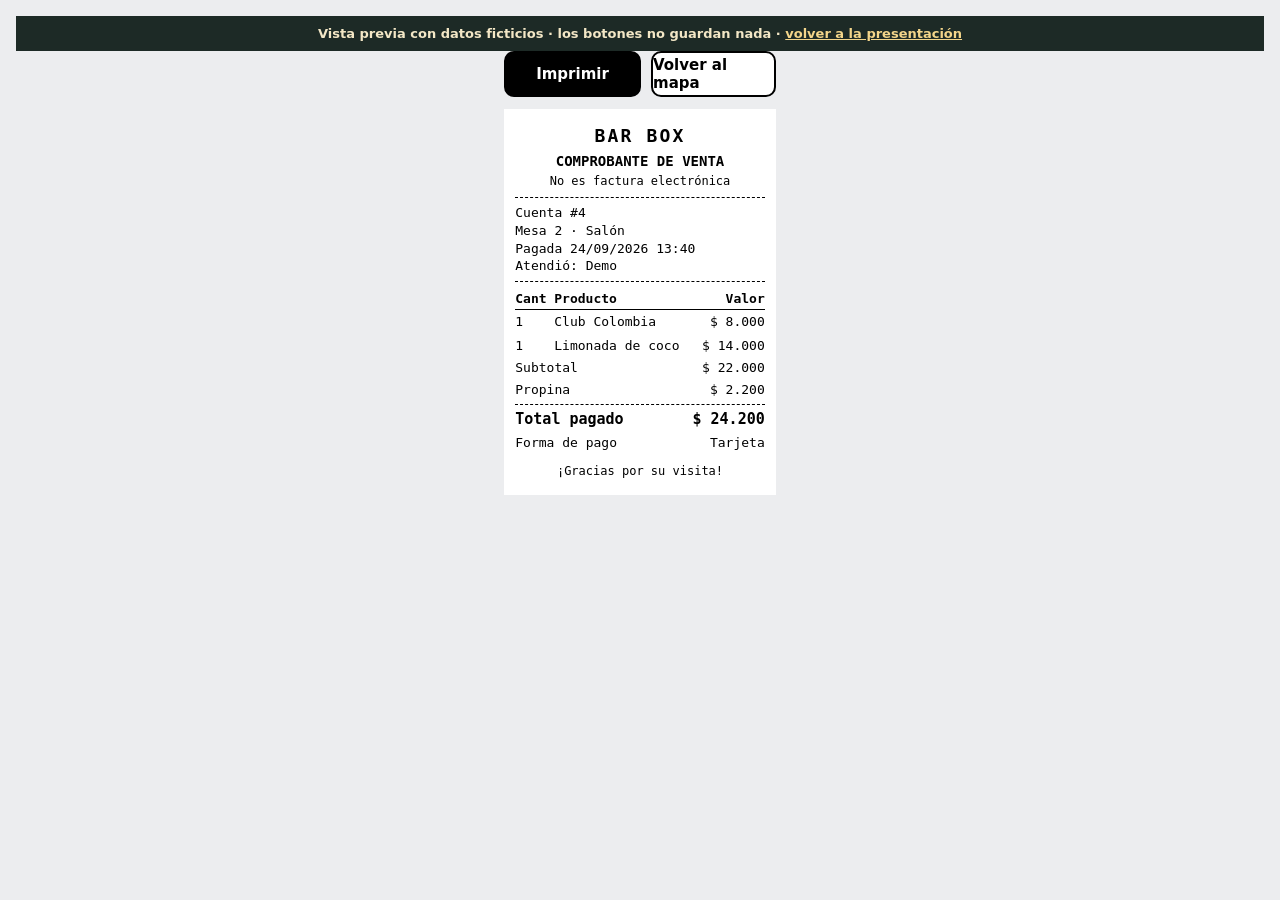
<file: demo/comprobante.html>
<!doctype html>
<html lang="es-CO">
<head>
<meta charset="utf-8">
<meta name="viewport" content="width=device-width,initial-scale=1">
<title>Comprobante #4 · BAR BOX</title>
<link rel="icon" href="static/crest.svg" type="image/svg+xml">
<link rel="stylesheet" href="static/ticket.css">

</head>
<body><div style="position:sticky;top:0;z-index:99;background:#1d2a26;color:#f3e7c6;font:600 13px system-ui,sans-serif;padding:10px 16px;text-align:center">Vista previa con datos ficticios · los botones no guardan nada · <a href="../index.html" style="color:#f3d58a">volver a la presentación</a></div>
<div class="acciones-tiquete">
  <button type="button" data-imprimir>Imprimir</button>
  <a href="mapa.html">Volver al mapa</a>
</div>


<main class="tiquete">
  <p class="marca">BAR BOX</p>
  <h1>COMPROBANTE DE VENTA</h1>
  <p class="aviso-legal">No es factura electrónica</p>

  <p class="datos">
    Cuenta #4<br>
    Mesa 2 · Salón<br>
    Pagada 24/09/2026 13:40<br>
    Atendió: Demo
  </p>

  <table>
    <tr><th class="q">Cant</th><th>Producto</th><th class="v">Valor</th></tr>
    
    <tr><td class="q">1</td><td>Club Colombia</td><td class="v">$ 8.000</td></tr>
    
    <tr><td class="q">1</td><td>Limonada de coco</td><td class="v">$ 14.000</td></tr>
    
  </table>

  <div class="cifra"><span>Subtotal</span><span>$ 22.000</span></div>
  
    <div class="cifra"><span>Propina</span><span>$ 2.200</span></div>
    <div class="cifra total"><span>Total pagado</span><span>$ 24.200</span></div>
    <div class="cifra"><span>Forma de pago</span><span>Tarjeta</span></div>
    <p class="pie">¡Gracias por su visita!</p>
  
</main>
</body>
</html>
</file>
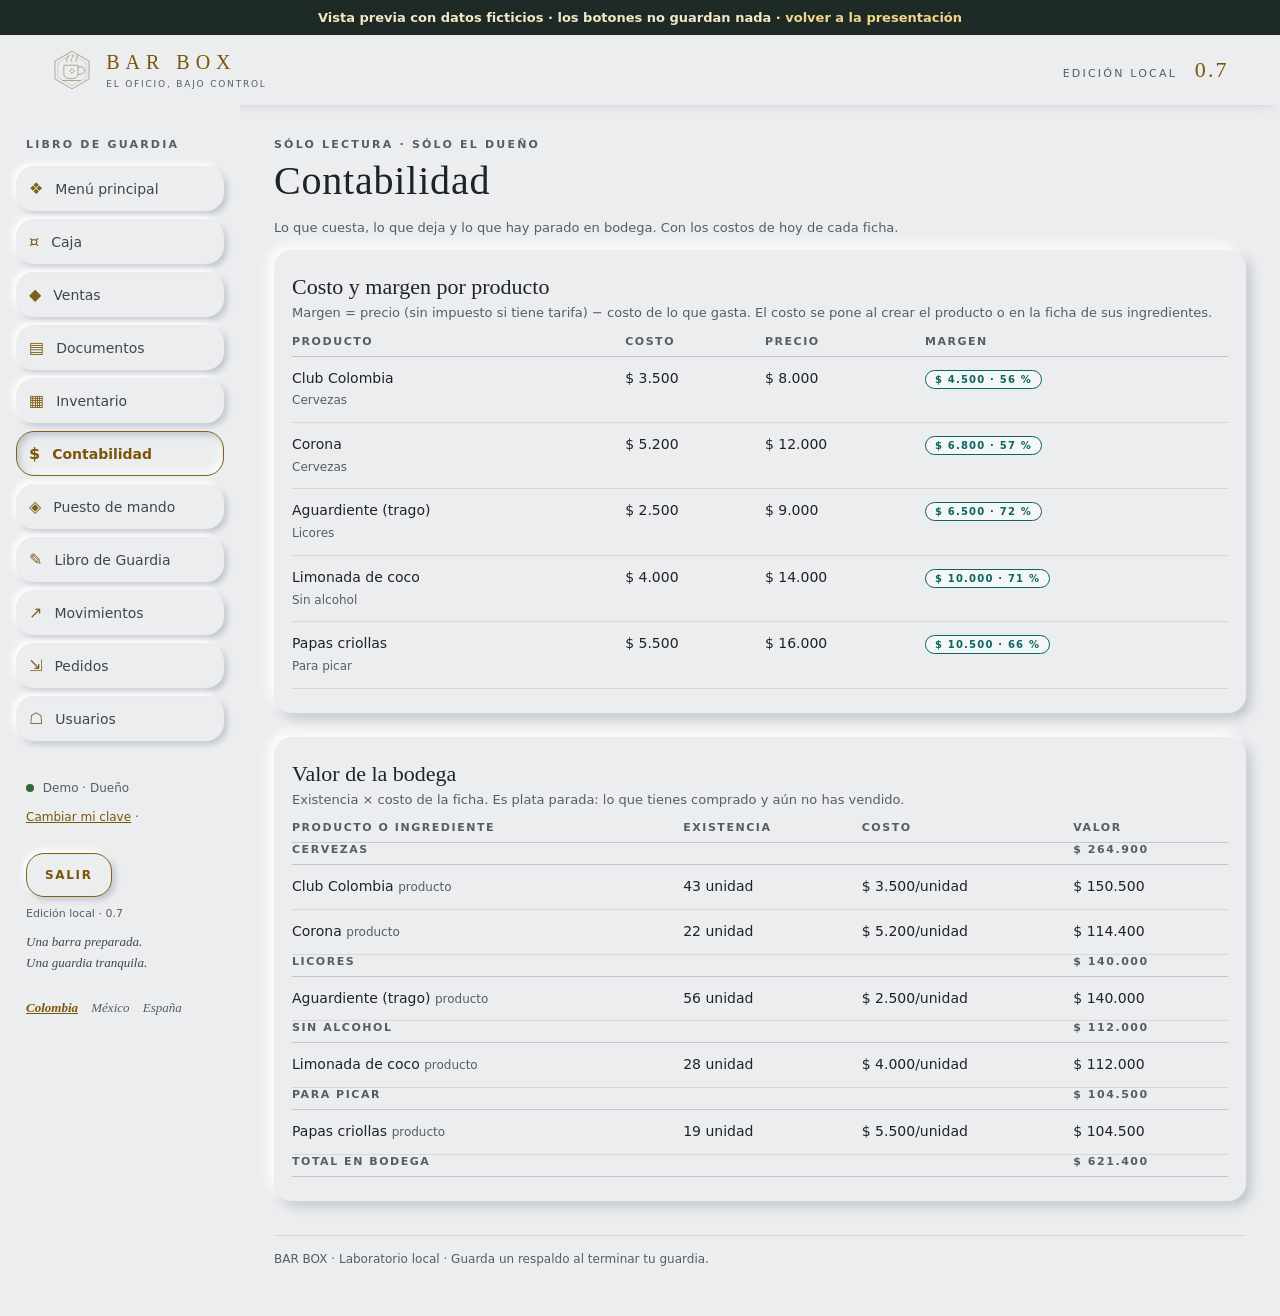
<file: demo/contabilidad.html>
<!doctype html>
<html lang="es-CO">
<head>
<meta charset="utf-8">
<meta name="viewport" content="width=device-width,initial-scale=1">
<meta name="theme-color" content="#ECEDEF">
<title>Contabilidad · BAR BOX</title>
<link rel="icon" href="static/crest.svg" type="image/svg+xml">
<link rel="stylesheet" href="static/barbox.css">
</head>
<body><div style="position:sticky;top:0;z-index:99;background:#1d2a26;color:#f3e7c6;font:600 13px system-ui,sans-serif;padding:10px 16px;text-align:center">Vista previa con datos ficticios · los botones no guardan nada · <a href="../index.html" style="color:#f3d58a">volver a la presentación</a></div>
<header>
  <a class="brand" href="menu.html"><img src="static/crest.svg" alt="" width="42" height="42"><span>BAR BOX<small>EL OFICIO, BAJO CONTROL</small></span></a>
  <span class="edition">EDICIÓN LOCAL <b>0.7</b></span>
</header>
<div class="layout">
  <nav aria-label="Capítulos">
    <p class="eyebrow">LIBRO DE GUARDIA</p>
    
    
    <a class="" href="menu.html"><span>❖</span>Menú principal</a>
    
    
    <a class="" href="caja.html"><span>¤</span>Caja</a>
    
    <a class="" href="mapa.html"><span>◆</span>Ventas</a>
    
    <a class="" href="#"><span>▤</span>Documentos</a>
    
    <a class="" href="inventario.html"><span>▦</span>Inventario</a>
    
    <a class="active" href="contabilidad.html"><span>$</span>Contabilidad</a>
    
    <a class="" href="#"><span>◈</span>Puesto de mando</a>
    
    <a class="" href="#"><span>✎</span>Libro de Guardia</a>
    
    <a class="" href="#"><span>↗</span>Movimientos</a>
    
    
    <a class="" href="#"><span>⇲</span>Pedidos</a>
    <a class="" href="#"><span>☖</span>Usuarios</a>
    <div class="navfoot">
      
      <div class="quien">
        <span class="dot"></span> Demo · Dueño<br>
        <a href="#">Cambiar mi clave</a> ·
        <form><button type="button">Salir</button></form>
      </div>
      
      Edición local · 0.7
      <p>Una barra preparada.<br>Una guardia tranquila.</p>
      <p class="region"><a href="#" aria-current="true">Colombia</a> <a href="#" >México</a> <a href="#" >España</a> </p>
    </div>
  </nav>
  <main>
    
    <p class="eyebrow">SÓLO LECTURA · SÓLO EL DUEÑO</p><h1>Contabilidad</h1><p class="intro">Lo que cuesta, lo que deja y lo que hay parado en bodega. Con los costos de hoy de cada ficha.</p>
<section class="paper"><h2>Costo y margen por producto</h2><p class="hint">Margen = precio (sin impuesto si tiene tarifa) − costo de lo que gasta. El costo se pone al crear el producto o en la ficha de sus ingredientes.</p><div class="tabla"><table class="readonly"><thead><tr><th>Producto</th><th>Costo</th><th>Precio</th><th>Margen</th></tr></thead><tbody><tr><td>Club Colombia<br><small>Cervezas</small></td><td>$ 3.500</td><td>$ 8.000</td><td><span class="badge good">$ 4.500 · 56 %</span></td></tr><tr><td>Corona<br><small>Cervezas</small></td><td>$ 5.200</td><td>$ 12.000</td><td><span class="badge good">$ 6.800 · 57 %</span></td></tr><tr><td>Aguardiente (trago)<br><small>Licores</small></td><td>$ 2.500</td><td>$ 9.000</td><td><span class="badge good">$ 6.500 · 72 %</span></td></tr><tr><td>Limonada de coco<br><small>Sin alcohol</small></td><td>$ 4.000</td><td>$ 14.000</td><td><span class="badge good">$ 10.000 · 71 %</span></td></tr><tr><td>Papas criollas<br><small>Para picar</small></td><td>$ 5.500</td><td>$ 16.000</td><td><span class="badge good">$ 10.500 · 66 %</span></td></tr></tbody></table></div></section>
<section class="paper"><h2>Valor de la bodega</h2><p class="hint">Existencia × costo de la ficha. Es plata parada: lo que tienes comprado y aún no has vendido.</p><div class="tabla"><table class="readonly"><thead><tr><th>Producto o ingrediente</th><th>Existencia</th><th>Costo</th><th>Valor</th></tr></thead><tbody><tr><th colspan="3">Cervezas</th><th>$ 264.900</th></tr><tr><td>Club Colombia <small>producto</small></td><td>43 unidad</td><td>$ 3.500/unidad</td><td>$ 150.500</td></tr><tr><td>Corona <small>producto</small></td><td>22 unidad</td><td>$ 5.200/unidad</td><td>$ 114.400</td></tr><tr><th colspan="3">Licores</th><th>$ 140.000</th></tr><tr><td>Aguardiente (trago) <small>producto</small></td><td>56 unidad</td><td>$ 2.500/unidad</td><td>$ 140.000</td></tr><tr><th colspan="3">Sin alcohol</th><th>$ 112.000</th></tr><tr><td>Limonada de coco <small>producto</small></td><td>28 unidad</td><td>$ 4.000/unidad</td><td>$ 112.000</td></tr><tr><th colspan="3">Para picar</th><th>$ 104.500</th></tr><tr><td>Papas criollas <small>producto</small></td><td>19 unidad</td><td>$ 5.500/unidad</td><td>$ 104.500</td></tr></tbody><tfoot><tr><th colspan="3">Total en bodega</th><th>$ 621.400</th></tr></tfoot></table></div></section>
    <footer>BAR BOX · Laboratorio local · Guarda un respaldo al terminar tu guardia.</footer>
  </main>
</div>
</body>
</html>
</file>
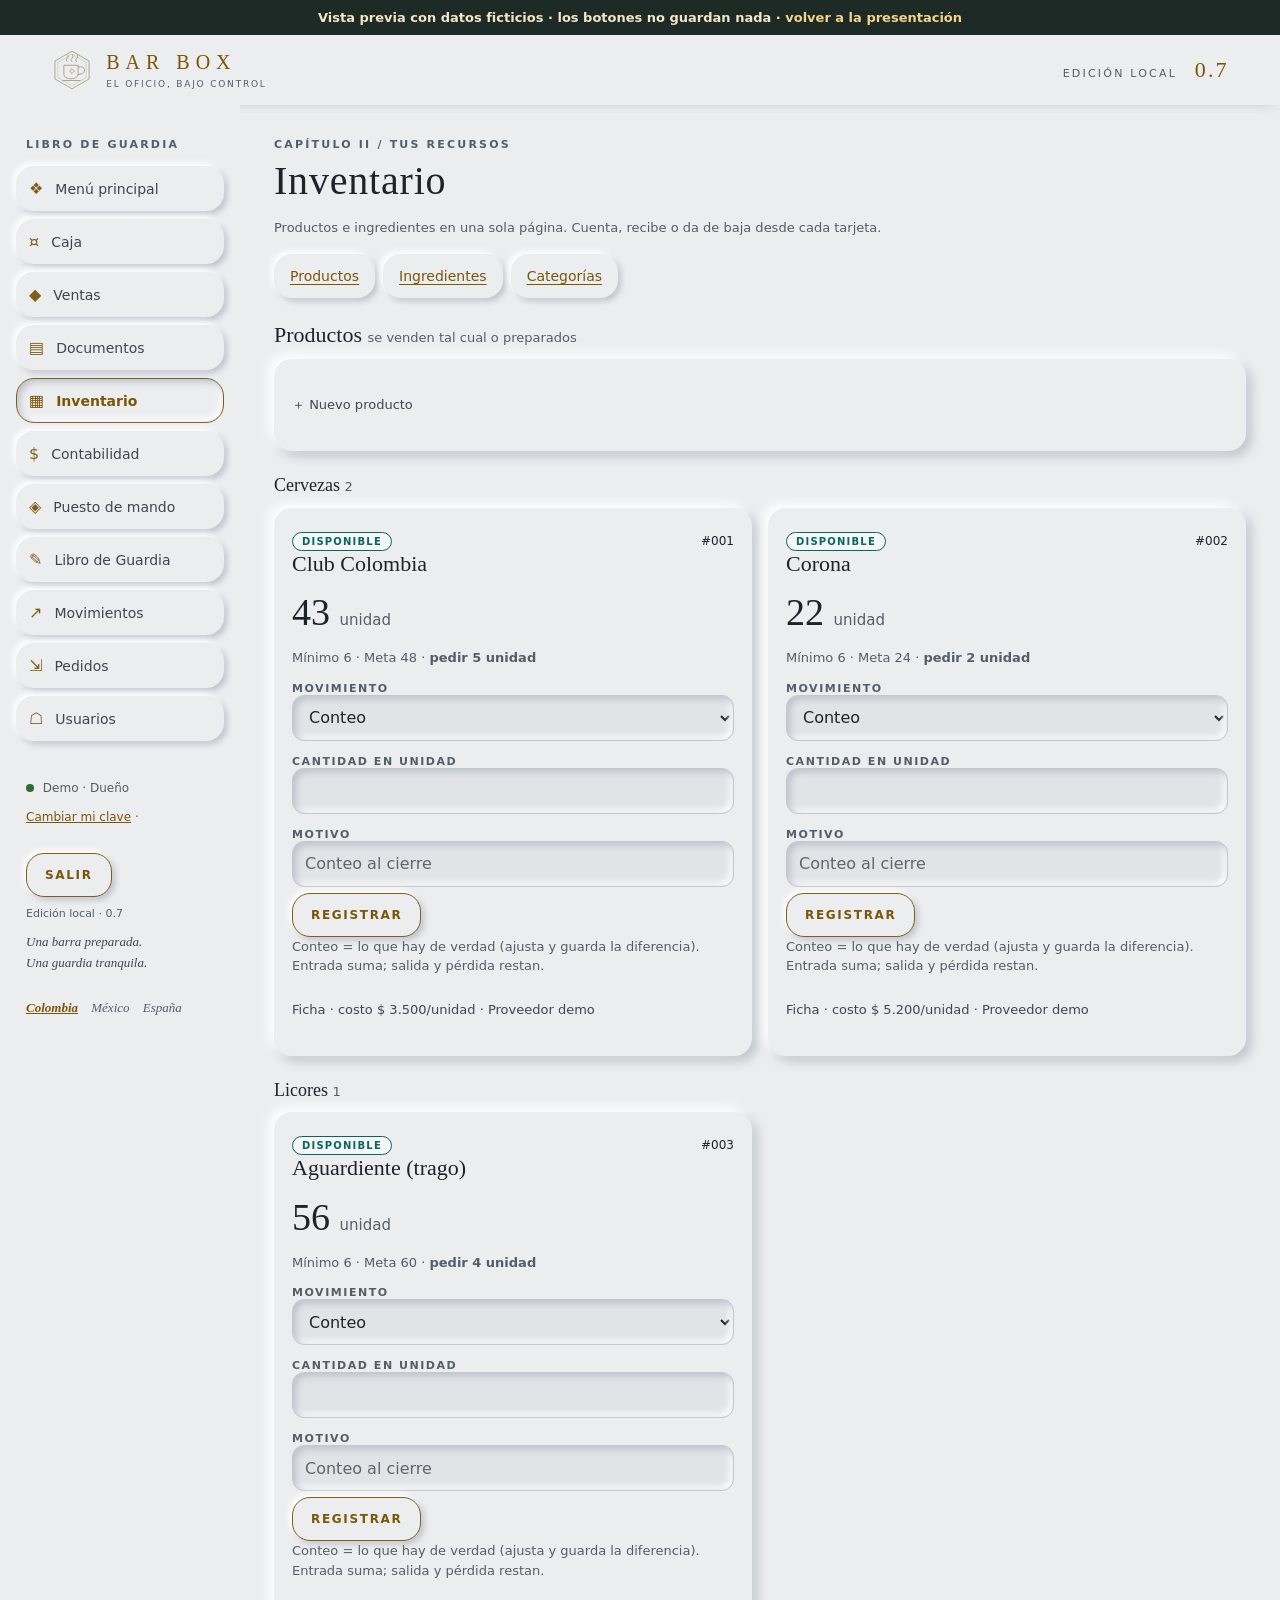
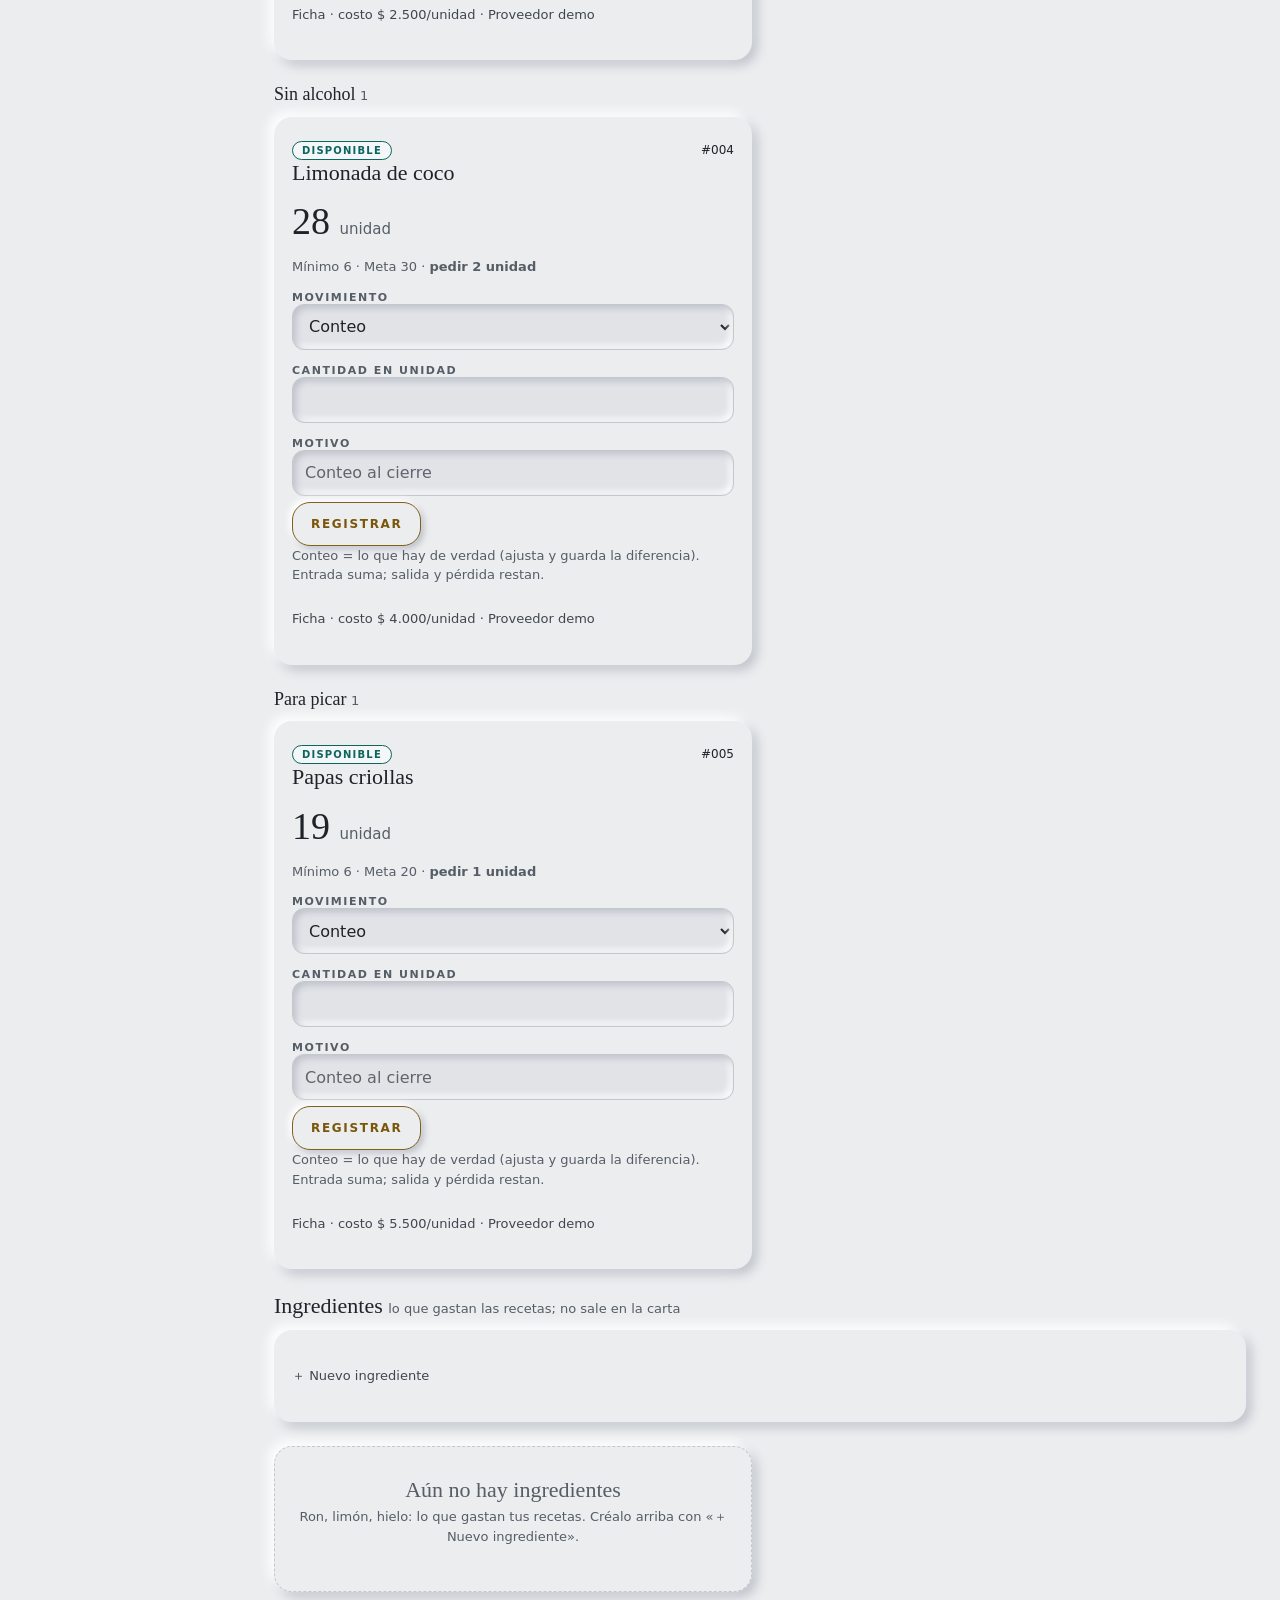
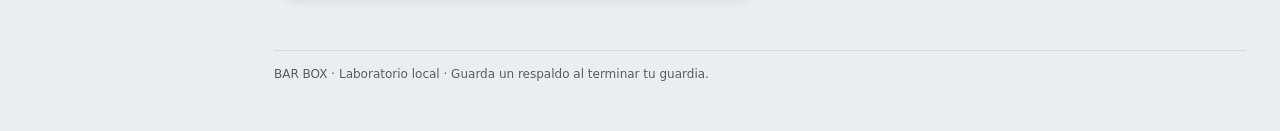
<file: demo/inventario.html>
<!doctype html>
<html lang="es-CO">
<head>
<meta charset="utf-8">
<meta name="viewport" content="width=device-width,initial-scale=1">
<meta name="theme-color" content="#ECEDEF">
<title>Inventario · BAR BOX</title>
<link rel="icon" href="static/crest.svg" type="image/svg+xml">
<link rel="stylesheet" href="static/barbox.css">
</head>
<body><div style="position:sticky;top:0;z-index:99;background:#1d2a26;color:#f3e7c6;font:600 13px system-ui,sans-serif;padding:10px 16px;text-align:center">Vista previa con datos ficticios · los botones no guardan nada · <a href="../index.html" style="color:#f3d58a">volver a la presentación</a></div>
<header>
  <a class="brand" href="menu.html"><img src="static/crest.svg" alt="" width="42" height="42"><span>BAR BOX<small>EL OFICIO, BAJO CONTROL</small></span></a>
  <span class="edition">EDICIÓN LOCAL <b>0.7</b></span>
</header>
<div class="layout">
  <nav aria-label="Capítulos">
    <p class="eyebrow">LIBRO DE GUARDIA</p>
    
    
    <a class="" href="menu.html"><span>❖</span>Menú principal</a>
    
    
    <a class="" href="caja.html"><span>¤</span>Caja</a>
    
    <a class="" href="mapa.html"><span>◆</span>Ventas</a>
    
    <a class="" href="#"><span>▤</span>Documentos</a>
    
    <a class="active" href="inventario.html"><span>▦</span>Inventario</a>
    
    <a class="" href="contabilidad.html"><span>$</span>Contabilidad</a>
    
    <a class="" href="#"><span>◈</span>Puesto de mando</a>
    
    <a class="" href="#"><span>✎</span>Libro de Guardia</a>
    
    <a class="" href="#"><span>↗</span>Movimientos</a>
    
    
    <a class="" href="#"><span>⇲</span>Pedidos</a>
    <a class="" href="#"><span>☖</span>Usuarios</a>
    <div class="navfoot">
      
      <div class="quien">
        <span class="dot"></span> Demo · Dueño<br>
        <a href="#">Cambiar mi clave</a> ·
        <form><button type="button">Salir</button></form>
      </div>
      
      Edición local · 0.7
      <p>Una barra preparada.<br>Una guardia tranquila.</p>
      <p class="region"><a href="#" aria-current="true">Colombia</a> <a href="#" >México</a> <a href="#" >España</a> </p>
    </div>
  </nav>
  <main>
    
    <p class="eyebrow">CAPÍTULO II / TUS RECURSOS</p><h1>Inventario</h1><p class="intro">Productos e ingredientes en una sola página. Cuenta, recibe o da de baja desde cada tarjeta.</p>
<p class="pestanas"><a href="#productos">Productos</a> <a href="#ingredientes">Ingredientes</a> <a href="#">Categorías</a></p>



<section id="productos" class="seccion"><h2>Productos <small>se venden tal cual o preparados</small></h2>
<details class="paper" ><summary>＋ Nuevo producto</summary><form><label>Nombre<input name="name" required maxlength="120" placeholder="Club Colombia"></label><label>Precio de venta<input data-dinero name="price" inputmode="decimal" required maxlength="20" placeholder="6.000" autocomplete="off"></label><label>Categoría<select name="category_id"><option value="">Sin categoría</option><option value="1">Cervezas</option><option value="2">Licores</option><option value="3">Sin alcohol</option><option value="4">Para picar</option></select></label><label>…o una nueva<input name="new_category" maxlength="60" placeholder="Cervezas" autocomplete="off"></label>
<fieldset><legend>Se vende tal cual</legend><label>Costo por unidad<input data-dinero name="cost" inputmode="decimal" maxlength="20" placeholder="2.800" autocomplete="off"></label><label>Existencia (unidades)<input name="stock" type="number" step="1" min="0" max="1000000" placeholder="24"></label><label>Mínimo (activa alerta)<input name="minimum" type="number" step="1" min="0" max="1000000" placeholder="6"></label><label>Proveedor (opcional)<input name="supplier" maxlength="60" placeholder="Distribuidora Norte"></label></fieldset>
<fieldset><legend>…o se prepara con ingredientes</legend><p class="hint">Aún no hay ingredientes. Créalos abajo, en <a href="#ingredientes">Ingredientes</a> (ron, limón, hielo…).</p></fieldset>
<div class="formactions"><button type="button">Guardar y poner en la carta</button><a class="button ghost" href="inventario.html">Cancelar</a></div></form></details>

<h2 class="grupo">Cervezas <small>2</small></h2><div class="items"><article class="paper item" id="p1"><div class="sectionhead"><span class="badge good">DISPONIBLE</span><small>#001</small></div><h2>Club Colombia</h2><p class="stock">43 <small>unidad</small></p>
<p class="hint">Mínimo 6 · Meta 48 · <b>pedir 5 unidad</b></p>

<form><input type="hidden" name="revision" value="6"><label>Movimiento<select name="kind"><option value="conteo">Conteo</option><option value="entrada">Entrada</option><option value="salida">Salida</option><option value="merma">Pérdida</option></select></label><label>Cantidad en unidad<input name="quantity" type="number" min="0" max="1000000" step="0.001" required></label><label>Motivo<input name="note" required maxlength="300" placeholder="Conteo al cierre"></label><button type="button">Registrar</button></form>
<p class="hint">Conteo = lo que hay de verdad (ajusta y guarda la diferencia). Entrada suma; salida y pérdida restan.</p>
<details><summary>Ficha · costo $ 3.500/unidad · Proveedor demo</summary><form><input type="hidden" name="revision" value="6"><label>Costo por unidad<input data-dinero name="cost" inputmode="decimal" maxlength="20" value="3.500"></label><label>Categoría<select name="category_id"><option value="">Sin categoría</option><option value="1" selected>Cervezas</option><option value="2" >Licores</option><option value="3" >Sin alcohol</option><option value="4" >Para picar</option></select></label><label>Proveedor<input name="supplier" maxlength="60" value="Proveedor demo"></label><label>Mínimo<input name="minimum" type="number" step="0.001" min="0" max="1000000" required value="6"></label><label>Meta al reponer<input name="target" type="number" step="0.001" min="0" max="1000000" required value="48"></label><div class="formactions"><button type="button">Guardar ficha</button></div><p class="hint">La existencia no se edita aquí: cambia sólo con un movimiento, para que quede su causa.</p></form>
</details></article><article class="paper item" id="p2"><div class="sectionhead"><span class="badge good">DISPONIBLE</span><small>#002</small></div><h2>Corona</h2><p class="stock">22 <small>unidad</small></p>
<p class="hint">Mínimo 6 · Meta 24 · <b>pedir 2 unidad</b></p>

<form><input type="hidden" name="revision" value="3"><label>Movimiento<select name="kind"><option value="conteo">Conteo</option><option value="entrada">Entrada</option><option value="salida">Salida</option><option value="merma">Pérdida</option></select></label><label>Cantidad en unidad<input name="quantity" type="number" min="0" max="1000000" step="0.001" required></label><label>Motivo<input name="note" required maxlength="300" placeholder="Conteo al cierre"></label><button type="button">Registrar</button></form>
<p class="hint">Conteo = lo que hay de verdad (ajusta y guarda la diferencia). Entrada suma; salida y pérdida restan.</p>
<details><summary>Ficha · costo $ 5.200/unidad · Proveedor demo</summary><form><input type="hidden" name="revision" value="3"><label>Costo por unidad<input data-dinero name="cost" inputmode="decimal" maxlength="20" value="5.200"></label><label>Categoría<select name="category_id"><option value="">Sin categoría</option><option value="1" selected>Cervezas</option><option value="2" >Licores</option><option value="3" >Sin alcohol</option><option value="4" >Para picar</option></select></label><label>Proveedor<input name="supplier" maxlength="60" value="Proveedor demo"></label><label>Mínimo<input name="minimum" type="number" step="0.001" min="0" max="1000000" required value="6"></label><label>Meta al reponer<input name="target" type="number" step="0.001" min="0" max="1000000" required value="24"></label><div class="formactions"><button type="button">Guardar ficha</button></div><p class="hint">La existencia no se edita aquí: cambia sólo con un movimiento, para que quede su causa.</p></form>
</details></article></div><h2 class="grupo">Licores <small>1</small></h2><div class="items"><article class="paper item" id="p3"><div class="sectionhead"><span class="badge good">DISPONIBLE</span><small>#003</small></div><h2>Aguardiente (trago)</h2><p class="stock">56 <small>unidad</small></p>
<p class="hint">Mínimo 6 · Meta 60 · <b>pedir 4 unidad</b></p>

<form><input type="hidden" name="revision" value="5"><label>Movimiento<select name="kind"><option value="conteo">Conteo</option><option value="entrada">Entrada</option><option value="salida">Salida</option><option value="merma">Pérdida</option></select></label><label>Cantidad en unidad<input name="quantity" type="number" min="0" max="1000000" step="0.001" required></label><label>Motivo<input name="note" required maxlength="300" placeholder="Conteo al cierre"></label><button type="button">Registrar</button></form>
<p class="hint">Conteo = lo que hay de verdad (ajusta y guarda la diferencia). Entrada suma; salida y pérdida restan.</p>
<details><summary>Ficha · costo $ 2.500/unidad · Proveedor demo</summary><form><input type="hidden" name="revision" value="5"><label>Costo por unidad<input data-dinero name="cost" inputmode="decimal" maxlength="20" value="2.500"></label><label>Categoría<select name="category_id"><option value="">Sin categoría</option><option value="1" >Cervezas</option><option value="2" selected>Licores</option><option value="3" >Sin alcohol</option><option value="4" >Para picar</option></select></label><label>Proveedor<input name="supplier" maxlength="60" value="Proveedor demo"></label><label>Mínimo<input name="minimum" type="number" step="0.001" min="0" max="1000000" required value="6"></label><label>Meta al reponer<input name="target" type="number" step="0.001" min="0" max="1000000" required value="60"></label><div class="formactions"><button type="button">Guardar ficha</button></div><p class="hint">La existencia no se edita aquí: cambia sólo con un movimiento, para que quede su causa.</p></form>
</details></article></div><h2 class="grupo">Sin alcohol <small>1</small></h2><div class="items"><article class="paper item" id="p4"><div class="sectionhead"><span class="badge good">DISPONIBLE</span><small>#004</small></div><h2>Limonada de coco</h2><p class="stock">28 <small>unidad</small></p>
<p class="hint">Mínimo 6 · Meta 30 · <b>pedir 2 unidad</b></p>

<form><input type="hidden" name="revision" value="3"><label>Movimiento<select name="kind"><option value="conteo">Conteo</option><option value="entrada">Entrada</option><option value="salida">Salida</option><option value="merma">Pérdida</option></select></label><label>Cantidad en unidad<input name="quantity" type="number" min="0" max="1000000" step="0.001" required></label><label>Motivo<input name="note" required maxlength="300" placeholder="Conteo al cierre"></label><button type="button">Registrar</button></form>
<p class="hint">Conteo = lo que hay de verdad (ajusta y guarda la diferencia). Entrada suma; salida y pérdida restan.</p>
<details><summary>Ficha · costo $ 4.000/unidad · Proveedor demo</summary><form><input type="hidden" name="revision" value="3"><label>Costo por unidad<input data-dinero name="cost" inputmode="decimal" maxlength="20" value="4.000"></label><label>Categoría<select name="category_id"><option value="">Sin categoría</option><option value="1" >Cervezas</option><option value="2" >Licores</option><option value="3" selected>Sin alcohol</option><option value="4" >Para picar</option></select></label><label>Proveedor<input name="supplier" maxlength="60" value="Proveedor demo"></label><label>Mínimo<input name="minimum" type="number" step="0.001" min="0" max="1000000" required value="6"></label><label>Meta al reponer<input name="target" type="number" step="0.001" min="0" max="1000000" required value="30"></label><div class="formactions"><button type="button">Guardar ficha</button></div><p class="hint">La existencia no se edita aquí: cambia sólo con un movimiento, para que quede su causa.</p></form>
</details></article></div><h2 class="grupo">Para picar <small>1</small></h2><div class="items"><article class="paper item" id="p5"><div class="sectionhead"><span class="badge good">DISPONIBLE</span><small>#005</small></div><h2>Papas criollas</h2><p class="stock">19 <small>unidad</small></p>
<p class="hint">Mínimo 6 · Meta 20 · <b>pedir 1 unidad</b></p>

<form><input type="hidden" name="revision" value="2"><label>Movimiento<select name="kind"><option value="conteo">Conteo</option><option value="entrada">Entrada</option><option value="salida">Salida</option><option value="merma">Pérdida</option></select></label><label>Cantidad en unidad<input name="quantity" type="number" min="0" max="1000000" step="0.001" required></label><label>Motivo<input name="note" required maxlength="300" placeholder="Conteo al cierre"></label><button type="button">Registrar</button></form>
<p class="hint">Conteo = lo que hay de verdad (ajusta y guarda la diferencia). Entrada suma; salida y pérdida restan.</p>
<details><summary>Ficha · costo $ 5.500/unidad · Proveedor demo</summary><form><input type="hidden" name="revision" value="2"><label>Costo por unidad<input data-dinero name="cost" inputmode="decimal" maxlength="20" value="5.500"></label><label>Categoría<select name="category_id"><option value="">Sin categoría</option><option value="1" >Cervezas</option><option value="2" >Licores</option><option value="3" >Sin alcohol</option><option value="4" selected>Para picar</option></select></label><label>Proveedor<input name="supplier" maxlength="60" value="Proveedor demo"></label><label>Mínimo<input name="minimum" type="number" step="0.001" min="0" max="1000000" required value="6"></label><label>Meta al reponer<input name="target" type="number" step="0.001" min="0" max="1000000" required value="20"></label><div class="formactions"><button type="button">Guardar ficha</button></div><p class="hint">La existencia no se edita aquí: cambia sólo con un movimiento, para que quede su causa.</p></form>
</details></article></div></section>

<section id="ingredientes" class="seccion"><h2>Ingredientes <small>lo que gastan las recetas; no sale en la carta</small></h2>
<details class="paper"><summary>＋ Nuevo ingrediente</summary><form><label>Nombre<input name="name" required maxlength="120" placeholder="Ron blanco"></label><label>Unidad<select name="unit"><option>unidad</option><option>g</option><option>kg</option><option>ml</option><option>L</option></select></label><label>Existencia inicial<input name="stock" type="number" step="0.001" min="0" max="1000000" required value="0"></label><label>Mínimo (activa alerta)<input name="minimum" type="number" step="0.001" min="0" max="1000000" required value="0"></label><label>Costo por unidad de medida (opcional)<input data-dinero name="cost" inputmode="decimal" maxlength="20" placeholder="60"></label><label>Categoría<select name="category_id"><option value="">Sin categoría</option><option value="1">Cervezas</option><option value="2">Licores</option><option value="3">Sin alcohol</option><option value="4">Para picar</option></select></label><label>…o una nueva<input name="new_category" maxlength="60" placeholder="Cervezas" autocomplete="off"></label><label>Proveedor (opcional)<input name="supplier" maxlength="60" placeholder="Distribuidora Norte"></label><p class="hint">Costo por ml, g o unidad: botella de 750 ml a $45.000 → 60 por ml.</p><div class="formactions"><button type="button">Guardar ingrediente</button><a class="button ghost" href="inventario.html">Cancelar</a></div></form></details>
<div class="items"><div class="paper empty"><h2>Aún no hay ingredientes</h2><p>Ron, limón, hielo: lo que gastan tus recetas. Créalo arriba con «＋ Nuevo ingrediente».</p></div></div></section>
    <footer>BAR BOX · Laboratorio local · Guarda un respaldo al terminar tu guardia.</footer>
  </main>
</div>
</body>
</html>
</file>
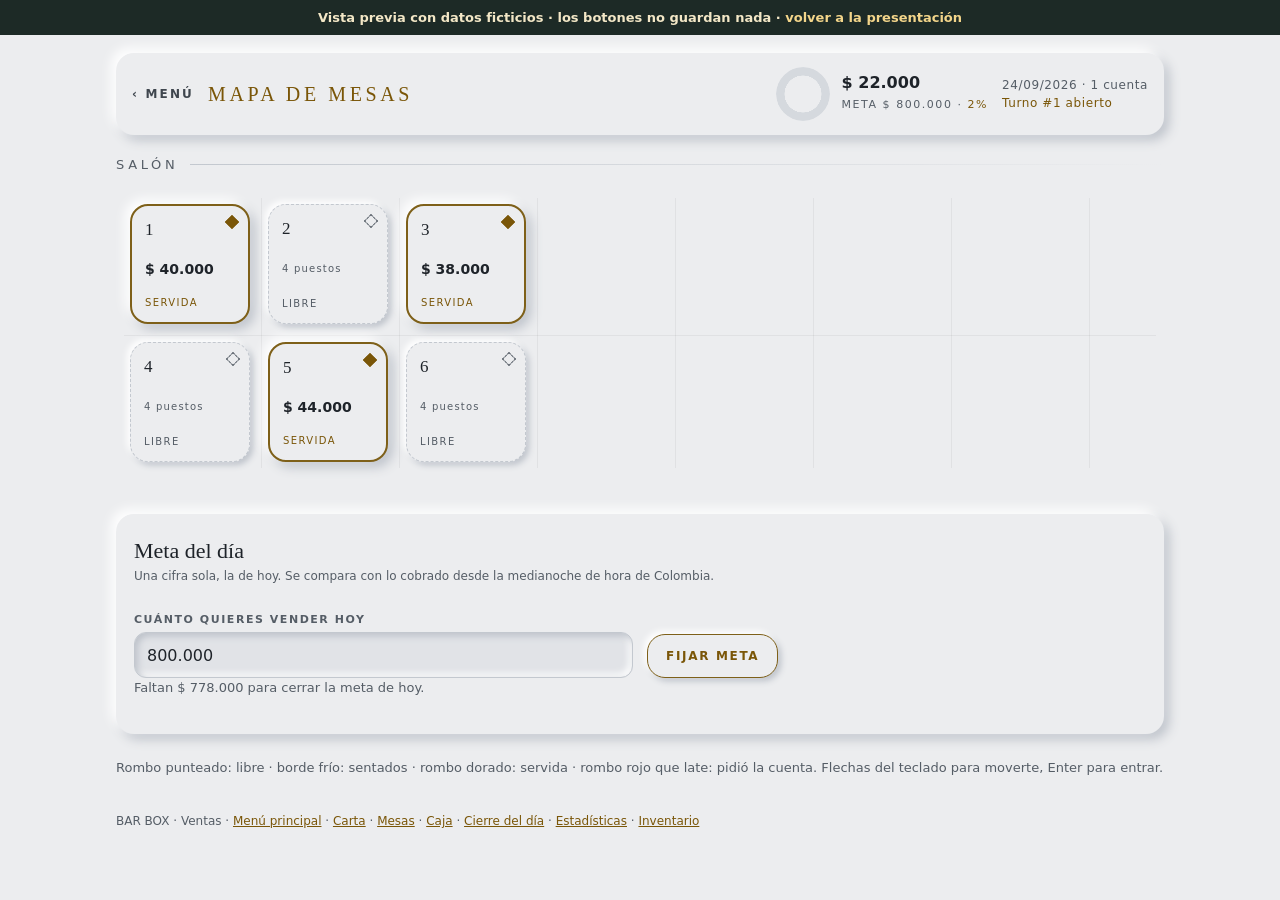
<file: demo/mapa.html>
<!doctype html>
<html lang="es-CO">
<head>
<meta charset="utf-8">
<meta name="viewport" content="width=device-width,initial-scale=1">
<meta name="theme-color" content="#0b1513">
<title>Mapa de mesas · BAR BOX</title>
<link rel="icon" href="static/crest.svg" type="image/svg+xml">
<link rel="stylesheet" href="static/barbox.css">

</head>
<body><div style="position:sticky;top:0;z-index:99;background:#1d2a26;color:#f3e7c6;font:600 13px system-ui,sans-serif;padding:10px 16px;text-align:center">Vista previa con datos ficticios · los botones no guardan nada · <a href="../index.html" style="color:#f3d58a">volver a la presentación</a></div>
<div class="envoltura">

  <div class="hud">
    <a class="volver" href="menu.html">‹ Menú</a>
    <h1>MAPA DE MESAS</h1>
    <span class="crece"></span>
    
<div class="meta">
  <div class="anillo p0" aria-hidden="true"></div>
  <div>
    <b>$ 22.000</b>
    <span>Meta $ 800.000 · <em>2%</em></span>
  </div>
</div>
<span class="fecha">24/09/2026 · 1 cuenta<br>
  <a href="caja.html">Turno #1 abierto</a></span>

  </div>

  

  


  <section class="salon">
    <h2>Salón</h2>
    <div class="mapa">
      <div class="rejilla c3 f2">
        
          <a class="mesa servida cuadrada gx1 gy1"
             href="mesa.html"
             aria-label="1, servida, $ 40.000">
            <span class="pip" aria-hidden="true"></span>
            <span class="nombre">1</span>
            
              <span class="cifra">$ 40.000</span>
              <span class="estado">Servida</span>
            
          </a>
        
          <a class="mesa libre cuadrada gx2 gy1"
             href="#"
             aria-label="2, libre">
            <span class="pip" aria-hidden="true"></span>
            <span class="nombre">2</span>
            
              <span class="puestos">4 puestos</span>
              <span class="estado">Libre</span>
            
          </a>
        
          <a class="mesa servida cuadrada gx3 gy1"
             href="#"
             aria-label="3, servida, $ 38.000">
            <span class="pip" aria-hidden="true"></span>
            <span class="nombre">3</span>
            
              <span class="cifra">$ 38.000</span>
              <span class="estado">Servida</span>
            
          </a>
        
          <a class="mesa libre cuadrada gx1 gy2"
             href="#"
             aria-label="4, libre">
            <span class="pip" aria-hidden="true"></span>
            <span class="nombre">4</span>
            
              <span class="puestos">4 puestos</span>
              <span class="estado">Libre</span>
            
          </a>
        
          <a class="mesa servida cuadrada gx2 gy2"
             href="#"
             aria-label="5, servida, $ 44.000">
            <span class="pip" aria-hidden="true"></span>
            <span class="nombre">5</span>
            
              <span class="cifra">$ 44.000</span>
              <span class="estado">Servida</span>
            
          </a>
        
          <a class="mesa libre cuadrada gx3 gy2"
             href="#"
             aria-label="6, libre">
            <span class="pip" aria-hidden="true"></span>
            <span class="nombre">6</span>
            
              <span class="puestos">4 puestos</span>
              <span class="estado">Libre</span>
            
          </a>
        
      </div>
    </div>
  </section>


<div class="panel">
  <h2>Meta del día</h2>
  <p class="pie">Una cifra sola, la de hoy. Se compara con lo cobrado desde la medianoche de hora de Colombia.</p>
  <form>
    
    <div class="fila">
      <div>
        <label for="meta">Cuánto quieres vender hoy</label>
        <input data-dinero id="meta" name="meta" inputmode="decimal" value="800.000"
               placeholder="300.000" autocomplete="off">
      </div>
      <div>
        <label>&nbsp;</label>
        <button class="boton" type="button">Fijar meta</button>
      </div>
    </div>
  </form>
  <p class="nota">Faltan $ 778.000 para cerrar la meta de hoy.</p>
</div>

<p class="nota">Rombo punteado: libre · borde frío: sentados · rombo dorado: servida · rombo rojo que late: pidió la cuenta.
Flechas del teclado para moverte, Enter para entrar.</p>


  <footer>
    BAR BOX · Ventas · <a href="menu.html">Menú principal</a> ·
    <a href="carta.html">Carta</a> · <a href="#">Mesas</a> ·
    <a href="caja.html">Caja</a> · <a href="#">Cierre del día</a> · <a href="#">Estadísticas</a> · <a href="inventario.html">Inventario</a>
  </footer>
</div>
</body>
</html>
</file>
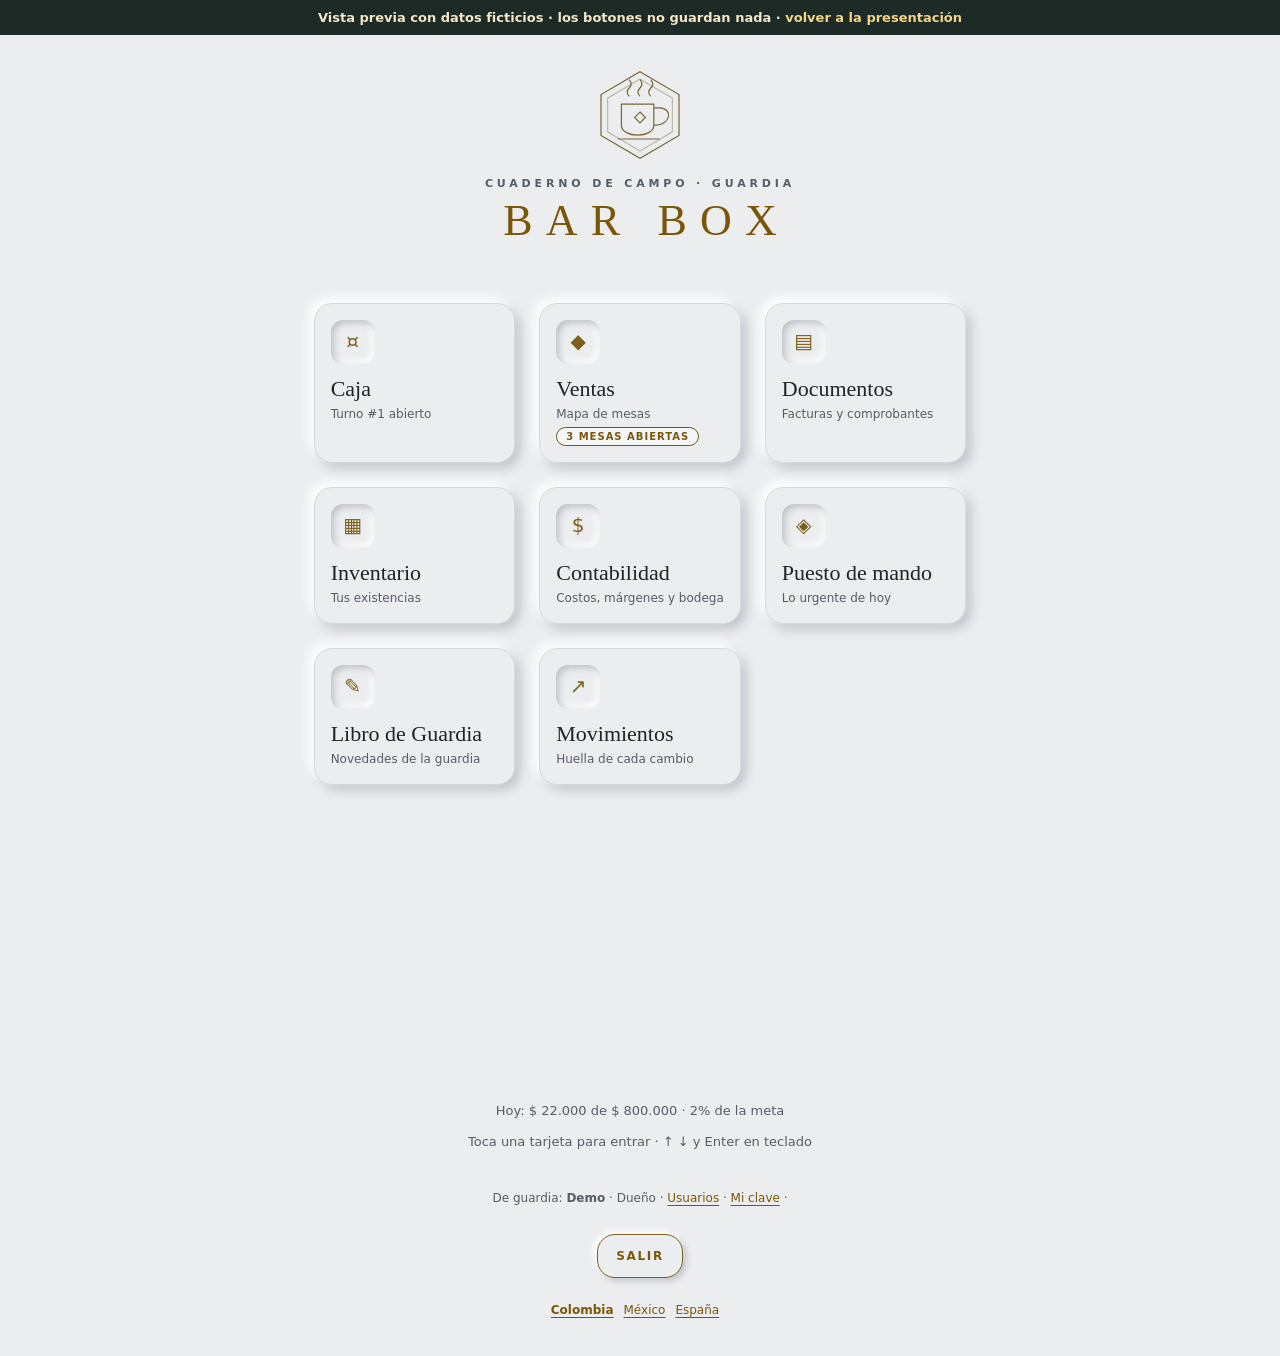
<file: demo/menu.html>
<!doctype html>
<html lang="es-CO">
<head>
<meta charset="utf-8">
<meta name="viewport" content="width=device-width,initial-scale=1">
<meta name="theme-color" content="#ECEDEF">
<title>BAR BOX · Menú principal</title>
<link rel="icon" href="static/crest.svg" type="image/svg+xml">
<link rel="stylesheet" href="static/barbox.css">

</head>
<body class="menu"><div style="position:sticky;top:0;z-index:99;background:#1d2a26;color:#f3e7c6;font:600 13px system-ui,sans-serif;padding:10px 16px;text-align:center">Vista previa con datos ficticios · los botones no guardan nada · <a href="../index.html" style="color:#f3d58a">volver a la presentación</a></div>
<main class="stage">
  <img class="crest" src="static/crest.svg" alt="" width="96" height="96">
  <p class="kicker">CUADERNO DE CAMPO · GUARDIA</p>
  <h1>BAR BOX</h1>

  
  <nav aria-label="Menú principal">
    <ul class="cmd">
      
      <li>
        <a class="item" href="caja.html">
          <span class="icono" aria-hidden="true">¤</span>
          <span class="name">Caja</span>
          <small>Turno #1 abierto</small>
          
          
          
        </a>
      </li>
      
      <li>
        <a class="item" href="mapa.html">
          <span class="icono" aria-hidden="true">◆</span>
          <span class="name">Ventas</span>
          <small>Mapa de mesas</small>
          
          
          
          <em class="tag warn">3 mesas abiertas</em>
          
        </a>
      </li>
      
      <li>
        <a class="item" href="#">
          <span class="icono" aria-hidden="true">▤</span>
          <span class="name">Documentos</span>
          <small>Facturas y comprobantes</small>
          
          
          
        </a>
      </li>
      
      <li>
        <a class="item" href="inventario.html">
          <span class="icono" aria-hidden="true">▦</span>
          <span class="name">Inventario</span>
          <small>Tus existencias</small>
          
          
          
        </a>
      </li>
      
      <li>
        <a class="item" href="contabilidad.html">
          <span class="icono" aria-hidden="true">$</span>
          <span class="name">Contabilidad</span>
          <small>Costos, márgenes y bodega</small>
          
          
          
        </a>
      </li>
      
      <li>
        <a class="item" href="#">
          <span class="icono" aria-hidden="true">◈</span>
          <span class="name">Puesto de mando</span>
          <small>Lo urgente de hoy</small>
          
          
          
        </a>
      </li>
      
      <li>
        <a class="item" href="#">
          <span class="icono" aria-hidden="true">✎</span>
          <span class="name">Libro de Guardia</span>
          <small>Novedades de la guardia</small>
          
          
          
        </a>
      </li>
      
      <li>
        <a class="item" href="#">
          <span class="icono" aria-hidden="true">↗</span>
          <span class="name">Movimientos</span>
          <small>Huella de cada cambio</small>
          
          
          
        </a>
      </li>
      
    </ul>
  </nav>

  
  <p class="hint">Hoy: $ 22.000 de $ 800.000 · 2% de la meta</p>
  <p class="hint">Toca una tarjeta para entrar · ↑ ↓ y Enter en teclado</p>

  
  <div class="quien">
    De guardia: <b>Demo</b> · Dueño · <a href="#">Usuarios</a> · <a href="#">Mi clave</a> ·
    <form><button type="button">Salir</button></form>
  </div>
  

  <p class="region">
    <a href="#" aria-current="true">Colombia</a><a href="#" >México</a><a href="#" >España</a>
  </p>
</main>
</body>
</html>
</file>
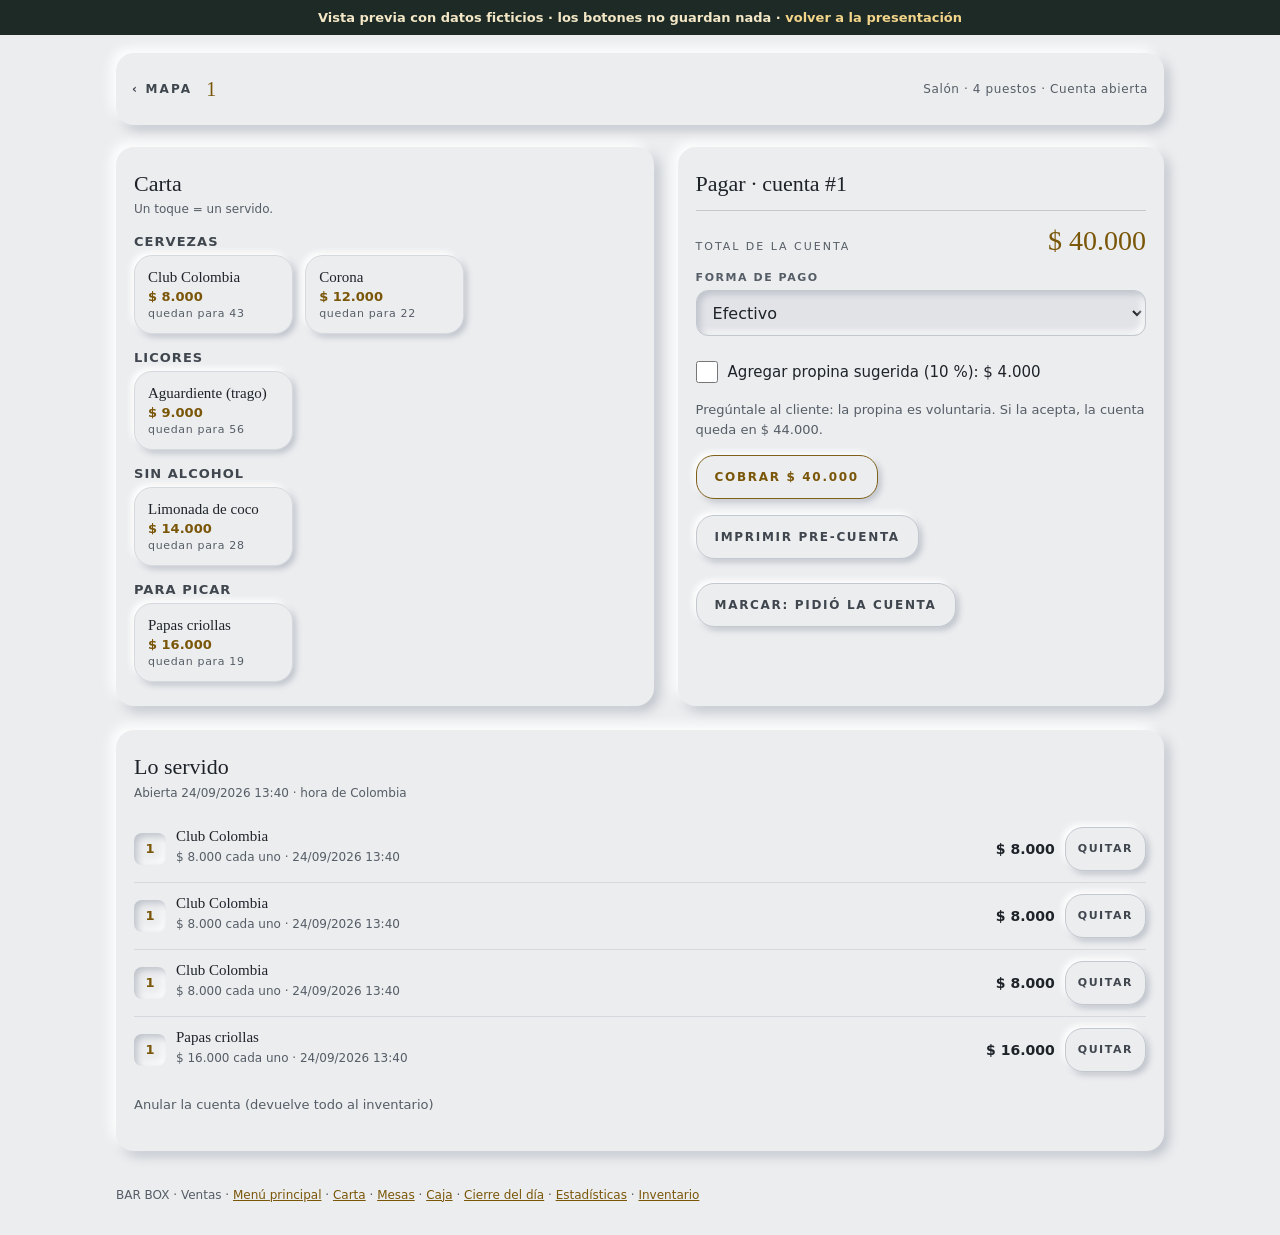
<file: demo/mesa.html>
<!doctype html>
<html lang="es-CO">
<head>
<meta charset="utf-8">
<meta name="viewport" content="width=device-width,initial-scale=1">
<meta name="theme-color" content="#0b1513">
<title>1 · BAR BOX</title>
<link rel="icon" href="static/crest.svg" type="image/svg+xml">
<link rel="stylesheet" href="static/barbox.css">

</head>
<body><div style="position:sticky;top:0;z-index:99;background:#1d2a26;color:#f3e7c6;font:600 13px system-ui,sans-serif;padding:10px 16px;text-align:center">Vista previa con datos ficticios · los botones no guardan nada · <a href="../index.html" style="color:#f3d58a">volver a la presentación</a></div>
<div class="envoltura">

  <div class="hud">
    <a class="volver" href="mapa.html">‹ Mapa</a>
    <h1>1</h1>
    <span class="crece"></span>
    
<span class="fecha">Salón · 4 puestos ·
  Cuenta abierta</span>

  </div>

  

  


<div class="dos">
  
  <section class="panel" id="carta">
    <h2>Carta</h2>
    <p class="pie">Un toque = un servido.</p>
    
      <h3>Cervezas</h3>
      <div class="carta">
      
        
        <form>
          
          <input type="hidden" name="revision" value="3">
          <input type="hidden" name="item_id" value="1">
          <input type="hidden" name="qty" value="1">
          <button type="button" >
            Club Colombia
            <b>$ 8.000</b>
            <small class="">quedan para 43</small>
          </button>
        </form>
      
        
        <form>
          
          <input type="hidden" name="revision" value="3">
          <input type="hidden" name="item_id" value="2">
          <input type="hidden" name="qty" value="1">
          <button type="button" >
            Corona
            <b>$ 12.000</b>
            <small class="">quedan para 22</small>
          </button>
        </form>
      
      </div>
    
      <h3>Licores</h3>
      <div class="carta">
      
        
        <form>
          
          <input type="hidden" name="revision" value="3">
          <input type="hidden" name="item_id" value="3">
          <input type="hidden" name="qty" value="1">
          <button type="button" >
            Aguardiente (trago)
            <b>$ 9.000</b>
            <small class="">quedan para 56</small>
          </button>
        </form>
      
      </div>
    
      <h3>Sin alcohol</h3>
      <div class="carta">
      
        
        <form>
          
          <input type="hidden" name="revision" value="3">
          <input type="hidden" name="item_id" value="4">
          <input type="hidden" name="qty" value="1">
          <button type="button" >
            Limonada de coco
            <b>$ 14.000</b>
            <small class="">quedan para 28</small>
          </button>
        </form>
      
      </div>
    
      <h3>Para picar</h3>
      <div class="carta">
      
        
        <form>
          
          <input type="hidden" name="revision" value="3">
          <input type="hidden" name="item_id" value="5">
          <input type="hidden" name="qty" value="1">
          <button type="button" >
            Papas criollas
            <b>$ 16.000</b>
            <small class="">quedan para 19</small>
          </button>
        </form>
      
      </div>
    
  </section>


  <section class="panel" id="cobro">
    <h2>Pagar · cuenta #1</h2>
    <div class="total"><span>Total de la cuenta</span><strong>$ 40.000</strong></div>

    <form>
      
      <input type="hidden" name="revision" value="3">
      <label for="payment">Forma de pago</label>
      <select id="payment" name="payment">
        <option value="efectivo">Efectivo</option><option value="tarjeta">Tarjeta</option><option value="transferencia">Transferencia</option>
      </select>
      
      <label class="casilla"><input type="checkbox" name="propina" value="1">
        Agregar propina sugerida (10 %): $ 4.000</label>
      <p class="nota">Pregúntale al cliente: la propina es voluntaria. Si la acepta, la cuenta queda en $ 44.000.</p>
      <div class="acciones">
        <button class="boton" type="button" >Cobrar $ 40.000</button>
      </div>
    </form>

    <div class="acciones">
      <a class="boton suave" href="precuenta.html">Imprimir pre-cuenta</a>
      <form>
        
        <button class="boton suave" type="button">
          Marcar: pidió la cuenta
        </button>
      </form>
    </div>
  </section>
</div>

<section class="panel" id="detalle">
  <h2>Lo servido</h2>
  <p class="pie">Abierta 24/09/2026 13:40 · hora de Colombia</p>

  
    <div class="renglon">
      <span class="q">1</span>
      <span class="txt">
        <b>Club Colombia</b>
        <small>$ 8.000 cada uno · 24/09/2026 13:40</small>
      </span>
      <span class="val">$ 8.000</span>
      <form>
        
        <input type="hidden" name="revision" value="3">
        <input type="hidden" name="note" value="Retirado de la cuenta">
        <button class="boton suave" type="button" aria-label="Quitar Club Colombia">Quitar</button>
      </form>
    </div>
  
    <div class="renglon">
      <span class="q">1</span>
      <span class="txt">
        <b>Club Colombia</b>
        <small>$ 8.000 cada uno · 24/09/2026 13:40</small>
      </span>
      <span class="val">$ 8.000</span>
      <form>
        
        <input type="hidden" name="revision" value="3">
        <input type="hidden" name="note" value="Retirado de la cuenta">
        <button class="boton suave" type="button" aria-label="Quitar Club Colombia">Quitar</button>
      </form>
    </div>
  
    <div class="renglon">
      <span class="q">1</span>
      <span class="txt">
        <b>Club Colombia</b>
        <small>$ 8.000 cada uno · 24/09/2026 13:40</small>
      </span>
      <span class="val">$ 8.000</span>
      <form>
        
        <input type="hidden" name="revision" value="3">
        <input type="hidden" name="note" value="Retirado de la cuenta">
        <button class="boton suave" type="button" aria-label="Quitar Club Colombia">Quitar</button>
      </form>
    </div>
  
    <div class="renglon">
      <span class="q">1</span>
      <span class="txt">
        <b>Papas criollas</b>
        <small>$ 16.000 cada uno · 24/09/2026 13:40</small>
      </span>
      <span class="val">$ 16.000</span>
      <form>
        
        <input type="hidden" name="revision" value="3">
        <input type="hidden" name="note" value="Retirado de la cuenta">
        <button class="boton suave" type="button" aria-label="Quitar Papas criollas">Quitar</button>
      </form>
    </div>
  

  <details>
    <summary class="nota">Anular la cuenta (devuelve todo al inventario)</summary>
    <form>
      
      <input type="hidden" name="revision" value="3">
      <label for="note">Motivo (queda escrito en el historial)</label>
      <input id="note" name="note" maxlength="300" required placeholder="El cliente se fue sin consumir">
      <div class="acciones"><button class="boton riesgo" type="button">Anular cuenta</button></div>
    </form>
  </details>
</section>





  <footer>
    BAR BOX · Ventas · <a href="menu.html">Menú principal</a> ·
    <a href="carta.html">Carta</a> · <a href="#">Mesas</a> ·
    <a href="caja.html">Caja</a> · <a href="#">Cierre del día</a> · <a href="#">Estadísticas</a> · <a href="inventario.html">Inventario</a>
  </footer>
</div>
</body>
</html>
</file>
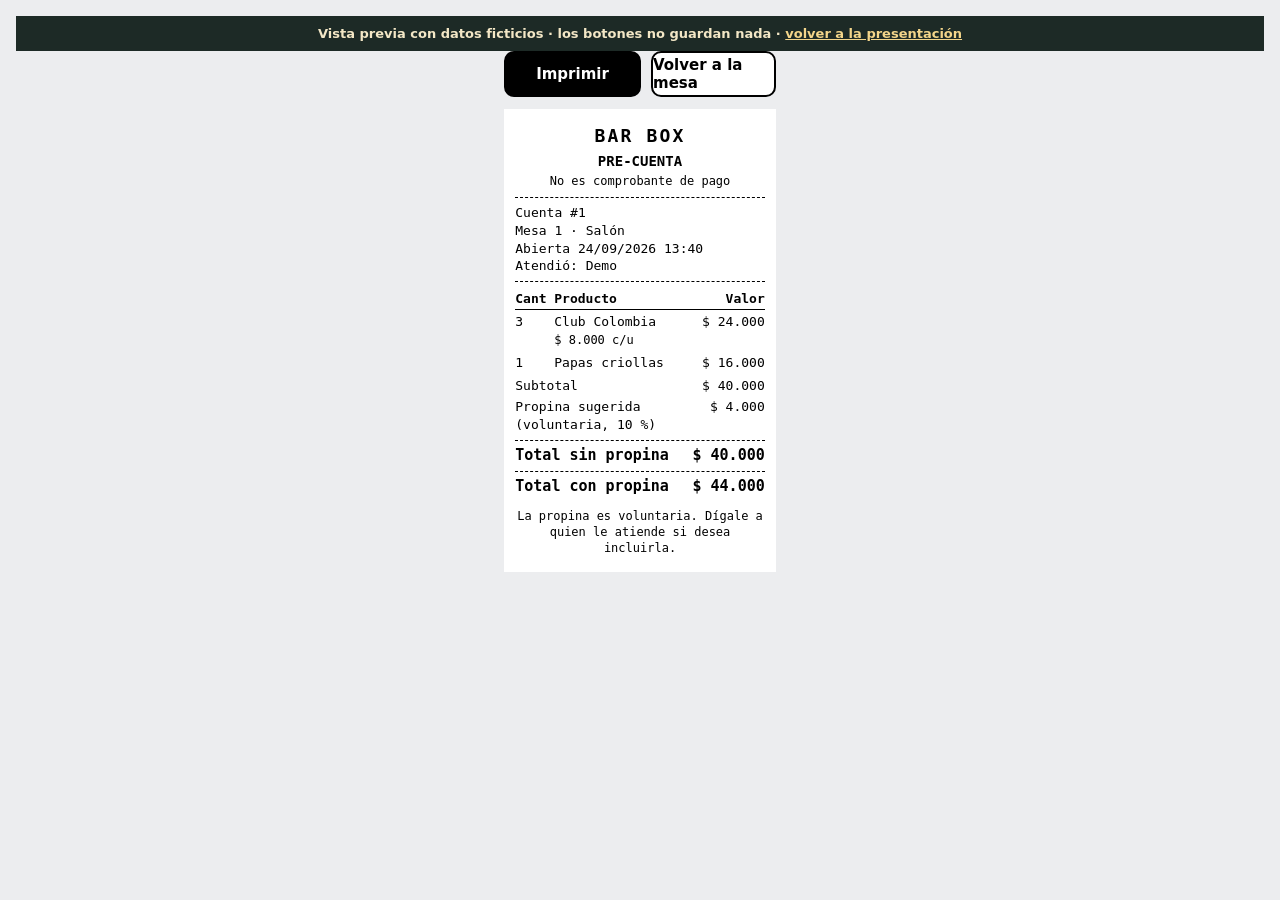
<file: demo/precuenta.html>
<!doctype html>
<html lang="es-CO">
<head>
<meta charset="utf-8">
<meta name="viewport" content="width=device-width,initial-scale=1">
<title>Pre-cuenta #1 · BAR BOX</title>
<link rel="icon" href="static/crest.svg" type="image/svg+xml">
<link rel="stylesheet" href="static/ticket.css">

</head>
<body><div style="position:sticky;top:0;z-index:99;background:#1d2a26;color:#f3e7c6;font:600 13px system-ui,sans-serif;padding:10px 16px;text-align:center">Vista previa con datos ficticios · los botones no guardan nada · <a href="../index.html" style="color:#f3d58a">volver a la presentación</a></div>
<div class="acciones-tiquete">
  <button type="button" data-imprimir>Imprimir</button>
  <a href="mesa.html">Volver a la mesa</a>
</div>


<main class="tiquete">
  <p class="marca">BAR BOX</p>
  <h1>PRE-CUENTA</h1>
  <p class="aviso-legal">No es comprobante de pago</p>

  <p class="datos">
    Cuenta #1<br>
    Mesa 1 · Salón<br>
    Abierta 24/09/2026 13:40<br>
    Atendió: Demo
  </p>

  <table>
    <tr><th class="q">Cant</th><th>Producto</th><th class="v">Valor</th></tr>
    
    <tr><td class="q">3</td><td>Club Colombia<br><small>$ 8.000 c/u</small></td><td class="v">$ 24.000</td></tr>
    
    <tr><td class="q">1</td><td>Papas criollas</td><td class="v">$ 16.000</td></tr>
    
  </table>

  <div class="cifra"><span>Subtotal</span><span>$ 40.000</span></div>
  
    <div class="cifra"><span>Propina sugerida (voluntaria, 10 %)</span><span>$ 4.000</span></div>
    <div class="cifra total"><span>Total sin propina</span><span>$ 40.000</span></div>
    <div class="cifra total"><span>Total con propina</span><span>$ 44.000</span></div>
    <p class="pie">La propina es voluntaria. Dígale a quien le atiende si desea incluirla.</p>
  
</main>
</body>
</html>
</file>
<file: demo/static/barbox.css>
/* BAR BOX · una sola hoja de diseño para toda la aplicación.
 *
 * Desde 0.7 (rediseño en tarjetas) el mundo es claro y suave: superficies
 * del mismo tono que el fondo que se levantan con sombra (luz arriba a la
 * izquierda, sombra abajo a la derecha) y se hunden al presionarlas.
 *
 * Reglas que no se rompen aquí:
 * - Sin recursos externos: ni fuentes ni imágenes de fuera. La barra
 *   tiene que funcionar sin internet, y la CSP sólo permite 'self'.
 * - Sin estilos en línea en las plantillas: la CSP prohíbe style="...".
 *   Por eso las casillas del mapa y los porcentajes son clases (.gx3, .p50).
 * - Ningún estado depende sólo del color: siempre hay palabra, forma,
 *   borde o sombra distinta.
 * - Texto con contraste AA (4.5:1 o más) sobre --fondo y --hueco. Si cambias
 *   un color de texto, vuelve a medirlo.
 * - Todo toque cómodo con el pulgar: 44 px de alto mínimo en lo tocable.
 * - Estados de lo tocable: normal (--sombra-1/2), hover (un nivel más),
 *   presionado (--sombra-dentro), deshabilitado (sin sombra, borde
 *   punteado) y :focus-visible (anillo --anillo, siempre).
 */

:root{
  /* Superficies */
  --fondo:#ECEDEF; --superficie:#ECEDEF; --superficie-alta:#F5F6F8; --hueco:#E1E3E7;
  /* Texto (contraste medido sobre --fondo / --hueco) */
  --tinta:#1E2329;       /* 13.5 / 12.3 */
  --tenue:#555D66;       /*  5.7 /  5.2 */
  --tenue-alto:#3F464E;  /*  8.2 /  7.4 */
  --oro:#7A5608;         /*  5.7 /  5.2  acento: títulos, activo */
  --oro-suave:#7E6019;   /*  sólo iconos y bordes */
  --oro-claro:#E9DDBF;
  --frio:#0B6660; --alarma:#A3301C; --verde:#2E6B35;
  --apagado:#8A9098;     /* deshabilitado: menos contraste a propósito */
  --linea:#C3C8CF; --linea-suave:#D5D9DE;
  --anillo:#1F4FC4;
  /* Sombras: luz arriba-izquierda, sombra abajo-derecha */
  --luz:#FFFFFF; --sombra-color:#BCC1C9;
  --sombra-1:-3px -3px 6px var(--luz),3px 3px 6px var(--sombra-color);
  --sombra-2:-5px -5px 12px var(--luz),5px 5px 12px var(--sombra-color);
  --sombra-3:-9px -9px 20px var(--luz),9px 9px 20px var(--sombra-color);
  --sombra-dentro:inset 3px 3px 7px var(--sombra-color),inset -3px -3px 7px var(--luz);
  /* Bordes, radio y espacio */
  --borde-fino:1px; --borde-medio:1.5px; --borde-grueso:2px;
  --radio:18px;
  --e1:4px; --e2:8px; --e3:12px; --e4:16px; --e5:24px; --e6:32px;
  --serif:Georgia,'Times New Roman',serif;
  --sans:system-ui,-apple-system,sans-serif;
  color-scheme:light;
}

*{box-sizing:border-box}
html,body{min-height:100%}
body{
  margin:0; background:var(--fondo); color:var(--tinta);
  font-family:var(--sans); font-size:15px; line-height:1.55;
  -webkit-text-size-adjust:100%;
}
a{color:inherit; text-decoration:none}
main a:not(.boton):not(.button):not(.item):not(.mesa):not(.record){color:var(--oro); text-decoration:underline; text-underline-offset:3px}
/* Enlaces sueltos dentro del texto: el área de toque crece sin mover el texto. */
main p a,main td a,footer a{padding-block:var(--e3)}
h1,h2,h3{font-family:var(--serif); font-weight:400; line-height:1.15; margin:0}
h1{font-size:clamp(26px,5vw,40px); letter-spacing:.02em; margin:6px 0 14px}
h2{font-size:22px; margin:6px 0 12px}
h3{font-size:18px; margin:5px 0}
p{margin:0 0 12px}
small{font-size:12px}
.eyebrow{font:600 11px/1.4 var(--sans); letter-spacing:.2em; text-transform:uppercase; color:var(--tenue); margin:0}
.hint,.nota,.intro{font-size:13px; color:var(--tenue); line-height:1.5}
.prewrap{white-space:pre-wrap}
.num,td.num{font-variant-numeric:tabular-nums}
.crest,.sello,.brand img,.emblem img{filter:brightness(.55) saturate(1.3)}   /* el emblema es oro claro: sobre fondo claro se oscurece */

/* --- Estados comunes de lo tocable ------------------------------------ */
a:focus-visible,button:focus-visible,summary:focus-visible,input:focus-visible,
select:focus-visible,textarea:focus-visible,.mesa:focus-visible,.item:focus-visible{
  outline:3px solid var(--anillo); outline-offset:3px;
}

/* --- Armazón: cabecera, capítulos, contenido ----------------------- */
header{
  min-height:70px; padding:var(--e3) 4%; background:var(--superficie);
  box-shadow:0 4px 12px -6px var(--sombra-color);
  display:flex; align-items:center; justify-content:space-between; gap:var(--e4); flex-wrap:wrap;
}
.brand{display:flex; align-items:center; gap:13px; min-height:44px; font:20px var(--serif); letter-spacing:.3em; color:var(--oro)}
.brand small{display:block; font:9px var(--sans); letter-spacing:.2em; color:var(--tenue); margin-top:5px}
.edition{font:11px var(--sans); letter-spacing:.2em; color:var(--tenue)}
.edition b{font:22px var(--serif); margin-left:12px; color:var(--oro)}

.layout{display:grid; grid-template-columns:1fr; max-width:1500px; margin:auto}
@media(min-width:860px){ .layout{grid-template-columns:240px 1fr} }

nav{padding:var(--e4) var(--e3); background:var(--superficie)}
@media(min-width:860px){ nav{padding:var(--e6) var(--e4); min-height:calc(100vh - 70px)} }
nav .eyebrow{margin:0 10px 14px}
@media(max-width:859px){
  nav .eyebrow{display:none}
  nav{display:flex; gap:var(--e2); overflow-x:auto; overscroll-behavior-x:contain; padding:var(--e3)}
  nav>a{flex:none; white-space:nowrap}
  .navfoot{display:none}
}
nav>a{
  display:flex; align-items:center; gap:var(--e3); padding:var(--e3); margin:var(--e2) 0;
  font:14px var(--sans); color:var(--tenue-alto); border-radius:var(--radio);
  border:var(--borde-fino) solid transparent; min-height:44px;
  box-shadow:var(--sombra-1); transition:box-shadow .18s;
}
@media(max-width:859px){ nav>a{margin:var(--e1) 0} }
nav>a span{color:var(--oro-suave); font-size:16px}
nav>a:hover{box-shadow:var(--sombra-2); color:var(--tinta)}
nav>a:active{box-shadow:var(--sombra-dentro)}
/* Activo: hundido, borde y negrita (no sólo color). */
nav>a.active{box-shadow:var(--sombra-dentro); color:var(--oro); border-color:var(--oro-suave); font-weight:700}
nav>a.active span{color:var(--oro)}
.navfoot{margin:40px 10px 0; font:11px var(--sans); color:var(--tenue)}
.navfoot p{margin-top:12px; font:italic 13px/1.6 var(--serif); color:var(--tenue-alto)}
.dot{display:inline-block; width:8px; height:8px; border-radius:50%; background:var(--verde); margin-right:5px}
.quien{font:12px var(--sans); color:var(--tenue); margin:0 0 10px}
.quien a{display:inline-flex; align-items:center; min-height:44px; color:var(--oro); text-decoration:underline}
.salir{display:inline; margin:0}
.region{font:12px var(--sans); margin:0}
.region a{display:inline-flex; align-items:center; min-height:44px; color:var(--tenue); margin-right:10px}
.region a[aria-current]{color:var(--oro); font-weight:700; text-decoration:underline}

main{padding:var(--e5) var(--e4) 40px; min-width:0}
@media(min-width:860px){ main{padding:var(--e6) 34px 50px} }
main>footer{
  margin-top:34px; padding-top:var(--e4); border-top:var(--borde-fino) solid var(--linea-suave);
  font:12px var(--sans); color:var(--tenue);
}

/* --- Envoltura de las pantallas de ventas -------------------------- */
.envoltura{max-width:1080px; margin:0 auto; padding:max(18px,env(safe-area-inset-top)) var(--e4) max(28px,env(safe-area-inset-bottom))}
.envoltura>footer{margin-top:var(--e6); font:12px var(--sans); color:var(--tenue); line-height:2}
.envoltura>footer a{color:var(--oro); text-decoration:underline}
.hud{
  display:flex; flex-wrap:wrap; align-items:center; gap:14px;
  padding:14px var(--e4); margin-bottom:22px;
  border-radius:var(--radio); background:var(--superficie); box-shadow:var(--sombra-2);
}
.hud .volver{display:inline-flex; align-items:center; min-height:44px; font:600 12px/1 var(--sans); letter-spacing:.18em; text-transform:uppercase; color:var(--tenue-alto)}
.hud .volver:hover{color:var(--oro)}
.hud h1{margin:0; font:400 20px var(--serif); letter-spacing:.18em; color:var(--oro)}
.hud .fecha{font:12px var(--sans); letter-spacing:.05em; color:var(--tenue); line-height:1.5}
.hud .fecha a{color:var(--oro)}
.crece{flex:1}

/* --- Paneles y tarjetas -------------------------------------------- */
.panel,.paper{
  border-radius:var(--radio); background:var(--superficie); box-shadow:var(--sombra-2);
  padding:var(--e5) 18px; margin:0 0 var(--e5);
}
.panel h2,.paper h2{margin:0 0 4px}
.panel .pie{font:12px var(--sans); color:var(--tenue); margin:0 0 14px; line-height:1.5}
.sectionhead{display:flex; justify-content:space-between; align-items:flex-start; gap:var(--e4); flex-wrap:wrap}
.textlink{display:inline-flex; align-items:center; min-height:44px; font:12px var(--sans); letter-spacing:.08em; white-space:nowrap; color:var(--oro)}
.dos{display:grid; grid-template-columns:1fr; gap:var(--e5)}
@media(min-width:860px){ .dos{grid-template-columns:1.05fr .95fr} }
.items{display:grid; grid-template-columns:1fr; gap:var(--e4)}
@media(min-width:720px){ .items{grid-template-columns:repeat(2,minmax(0,1fr))} }
.item{margin:0}

/* --- Portada del puesto de mando ----------------------------------- */
.hero{
  position:relative; overflow:hidden; display:flex; flex-wrap:wrap; gap:20px;
  justify-content:space-between; align-items:center;
  background:var(--superficie); padding:28px var(--e5);
  color:var(--tinta); border-radius:var(--radio); box-shadow:var(--sombra-3);
  margin-bottom:var(--e5);
}
.hero h1{font-size:clamp(26px,4.2vw,40px)}
.hero .eyebrow{color:var(--oro)}
.hero p:not(.eyebrow){color:var(--tenue-alto); font-size:14px}
.emblem{display:grid; justify-items:center; gap:var(--e4); margin:0 auto}
.emblem span{font:9px var(--sans); letter-spacing:.25em; color:var(--tenue); white-space:nowrap}

.stats{display:grid; grid-template-columns:repeat(2,1fr); gap:var(--e4); margin:0 0 var(--e5)}
@media(min-width:720px){ .stats{grid-template-columns:repeat(4,1fr)} }
.stats article{background:var(--superficie); padding:var(--e4) 18px; border-radius:var(--radio); box-shadow:var(--sombra-1)}
.stats span{font:600 10px var(--sans); letter-spacing:.16em; text-transform:uppercase; color:var(--tenue)}
.stats strong{display:block; font:34px var(--serif); margin-top:8px; color:var(--tinta)}
.stats p{font:12px var(--sans); color:var(--tenue); margin:4px 0 0}
.red{color:var(--alarma)} .amber{color:var(--oro)} .positive{color:var(--frio)} .negative{color:var(--alarma)}

.supply{
  padding:14px 0; border-top:var(--borde-fino) solid var(--linea-suave);
  display:flex; align-items:center; justify-content:space-between; gap:var(--e3); flex-wrap:wrap;
}
.supply h3{display:inline-block; margin-left:10px}
.supply small{display:block; color:var(--tenue); font-size:12px}
.order{text-align:right}
.order small{font:10px var(--sans); letter-spacing:.14em; text-transform:uppercase; color:var(--tenue)}
.order strong{display:block; font:24px var(--serif); color:var(--oro)}
.order strong small{display:inline; font:12px var(--sans); color:var(--tenue)}

.bottomcards{display:grid; grid-template-columns:1fr; gap:var(--e4)}
@media(min-width:720px){ .bottomcards{grid-template-columns:1fr 1fr} }
.bottomcards>a{
  display:flex; align-items:center; gap:var(--e4); padding:var(--e4) 18px; min-height:44px;
  border-radius:var(--radio); background:var(--superficie); color:var(--tinta);
  box-shadow:var(--sombra-2); transition:box-shadow .18s,transform .18s;
}
.bottomcards>a:hover{box-shadow:var(--sombra-3)}
.bottomcards>a:active{box-shadow:var(--sombra-dentro); transform:translateY(1px)}
.bottomcards>a>span{font-size:22px; color:var(--oro-suave)}
.bottomcards h3{font-size:17px}
.bottomcards p{font:12px var(--sans); margin:4px 0 0; color:var(--tenue)}

.stock{font:38px var(--serif); margin:14px 0; color:var(--tinta)}
.stock small{font:15px var(--sans); color:var(--tenue)}
.comparison{font-size:12px; color:var(--tenue)}

/* --- Botones y formularios ----------------------------------------- */
.boton,.button,button{
  display:inline-flex; align-items:center; justify-content:center; gap:var(--e2);
  min-height:44px; padding:11px 18px; cursor:pointer;
  border:var(--borde-medio) solid var(--oro-suave); border-radius:var(--radio);
  background:var(--superficie); color:var(--oro); box-shadow:var(--sombra-1);
  font:600 12px var(--sans); letter-spacing:.14em; text-transform:uppercase;
  transition:box-shadow .18s,transform .18s;
}
.boton:hover,.button:hover,button:hover{box-shadow:var(--sombra-2)}
.boton:active,.button:active,button:active{box-shadow:var(--sombra-dentro); transform:translateY(1px)}
.boton.gold,.button.gold{background:var(--oro); border-color:var(--oro); color:#fff}
.boton.gold:active,.button.gold:active{box-shadow:inset 3px 3px 7px #4a3405,inset -3px -3px 7px #9b7420}
.boton.suave,.button.ghost,.boton.ghost{border-color:var(--linea); color:var(--tenue-alto)}
.boton.riesgo{border-color:var(--alarma); border-width:var(--borde-grueso); color:var(--alarma)}
/* Deshabilitado: sin sombra, borde punteado, menos contraste. */
.boton:disabled,.button:disabled,button:disabled,.boton[aria-disabled=true]{
  box-shadow:none; transform:none; cursor:not-allowed;
  border-style:dashed; border-color:var(--linea); background:var(--superficie); color:var(--apagado);
}
.acciones,.formactions{display:flex; flex-wrap:wrap; gap:10px; margin-top:var(--e4); align-items:center}

form{margin-top:14px}
label{display:block; font:600 11px var(--sans); letter-spacing:.14em; text-transform:uppercase; color:var(--tenue); margin:14px 0 6px}
input,select,textarea{
  display:block; width:100%; min-height:46px; padding:11px var(--e3); margin:0;
  border:var(--borde-fino) solid var(--linea); border-radius:var(--e3);
  background:var(--hueco); color:var(--tinta); font:16px var(--sans);
  box-shadow:var(--sombra-dentro);
}
textarea{resize:vertical; min-height:110px; line-height:1.55}
input:focus,select:focus,textarea:focus{border-color:var(--oro)}
input:disabled,select:disabled,textarea:disabled{box-shadow:none; border-style:dashed; color:var(--apagado)}
input::placeholder,textarea::placeholder{color:#5E656D}
/* Casilla con su texto al lado (la propina): se lee como frase, no como rótulo,
   y el toque cubre todo el renglón. */
label.casilla{display:flex; align-items:center; gap:10px; min-height:44px; font:500 15px var(--sans);
  letter-spacing:0; text-transform:none; color:inherit; cursor:pointer}
label.casilla input{width:22px; height:22px; min-height:0; margin:0; padding:0; flex:none; box-shadow:none; accent-color:var(--oro)}
.fila,.gridform{display:grid; grid-template-columns:1fr; gap:10px 14px; align-items:end}
@media(min-width:560px){ .fila,.gridform{grid-template-columns:repeat(2,minmax(0,1fr))} }
.wide{grid-column:1/-1}
/* Nuevo producto: «tal cual» o «con ingredientes», cada bloque a todo lo ancho. */
.gridform fieldset{grid-column:1/-1; display:grid; grid-template-columns:inherit; gap:10px 14px; align-items:end;
  margin:0; padding:var(--e3); border:var(--borde-fino) solid var(--linea); border-radius:var(--e3)}
.gridform fieldset legend,.gridform fieldset .hint{grid-column:1/-1; padding:0 6px}
summary{display:flex; align-items:center; cursor:pointer; padding:10px 0; min-height:44px; font:13px var(--sans); color:var(--tenue-alto)}
summary:hover{color:var(--oro)}

/* "Salir" es un botón con aspecto de enlace: sin relieve, pero 44 px. */
.salir button{
  border:0; background:none; box-shadow:none; color:var(--alarma); font:12px var(--sans);
  letter-spacing:0; text-transform:none; padding:0 var(--e1); text-decoration:underline;
}
.salir button:hover,.salir button:active{box-shadow:none; transform:none}

/* --- Tablas, registros y avisos ------------------------------------ */
/* Una tabla ancha se desplaza dentro de su caja; el cuerpo de la página no. */
.tabla{overflow-x:auto; overscroll-behavior-x:contain; margin:0 -4px; padding:0 4px}
.tabla table{min-width:520px}
table{width:100%; border-collapse:collapse; font-size:14px}
th{
  text-align:left; font:600 11px var(--sans); letter-spacing:.14em; text-transform:uppercase;
  color:var(--tenue); padding:0 8px 8px 0; border-bottom:var(--borde-medio) solid var(--linea);
}
td{padding:11px 8px 11px 0; border-bottom:var(--borde-fino) solid var(--linea-suave); vertical-align:top}
td small{color:var(--tenue)}
.autor{color:var(--tenue)}

.record{
  display:flex; justify-content:space-between; gap:18px; align-items:center; flex-wrap:wrap;
  min-height:44px; padding:14px var(--e2); border-bottom:var(--borde-fino) solid var(--linea-suave); color:var(--tinta);
  border-radius:var(--e3);
}
a.record:hover{background:var(--superficie-alta)}
a.record:active{box-shadow:var(--sombra-dentro)}
.paper.record{padding:18px; border-bottom:0}

.notice,.aviso{
  border-left:var(--borde-grueso) solid var(--oro); background:var(--oro-claro); color:var(--tinta);
  padding:var(--e3) var(--e4); margin:0 0 18px; font-size:14px; border-radius:0 var(--e3) var(--e3) 0;
}
.empty,.vacio{
  text-align:center; padding:30px 18px; border:var(--borde-medio) dashed var(--linea);
  border-radius:var(--radio); color:var(--tenue);
}
.empty>span,.vacio>span{font-size:38px; color:var(--oro-suave); display:block; margin-bottom:6px}
.empty h3,.vacio strong{display:block; font:400 20px var(--serif); color:var(--tinta); margin-bottom:6px}
.empty p,.vacio p{max-width:52ch; margin:0 auto 14px; font-size:13px}

.badge,.etiqueta{
  display:inline-block; padding:3px 9px; border:var(--borde-fino) solid currentColor; border-radius:999px;
  font:600 10px var(--sans); letter-spacing:.12em; text-transform:uppercase; white-space:nowrap;
  color:var(--tenue); background:var(--superficie-alta);
}
.badge.danger,.etiqueta.alarma{color:var(--alarma); border-width:var(--borde-grueso)}
.badge.warn,.etiqueta.oro{color:var(--oro); border-width:var(--borde-medio)}
.badge.good,.etiqueta.frio{color:var(--frio)}
.etiqueta.gris{color:var(--tenue)}

/* --- Mapa de mesas -------------------------------------------------- */
.salon{margin:0 0 30px}
.salon>h2{
  display:flex; align-items:center; gap:var(--e3); margin:0 0 14px;
  font:400 13px var(--sans); letter-spacing:.28em; text-transform:uppercase; color:var(--tenue);
}
.salon>h2::after{content:''; flex:1; height:1px; background:linear-gradient(90deg,var(--linea),transparent)}

.mapa{overflow-x:auto; overscroll-behavior-x:contain; padding:var(--e3) var(--e2) var(--e4)}
.rejilla{
  display:grid;
  grid-auto-rows:minmax(120px,auto);   /* auto: una mesa nunca se monta sobre la de abajo */
  gap:18px;
  width:max-content; min-width:100%;
  background-image:linear-gradient(#0000000d 1px,transparent 1px),linear-gradient(90deg,#0000000d 1px,transparent 1px);
  background-size:138px 138px; background-position:-1px -1px;
  padding:6px;
}

.mesa{
  position:relative; display:flex; flex-direction:column; justify-content:space-between; gap:4px;
  min-height:120px; padding:14px 13px;
  border:var(--borde-medio) solid var(--linea-suave); border-radius:var(--radio); background:var(--superficie);
  color:var(--tinta); overflow:hidden; box-shadow:var(--sombra-2);
  transition:box-shadow .18s,transform .18s;
}
.mesa.redonda{border-radius:50%; align-items:center; text-align:center; justify-content:center; padding:16px 10px}
.mesa.barra{border-radius:6px; border-left:3px solid var(--oro-suave)}
.mesa:hover{box-shadow:var(--sombra-3)}
.mesa:active{box-shadow:var(--sombra-dentro); transform:translateY(1px)}
.mesa .nombre{font:400 17px/1.2 var(--serif); letter-spacing:.02em; overflow-wrap:anywhere}
.mesa.redonda .nombre{font-size:15px}
.mesa .puestos{font:10px var(--sans); letter-spacing:.12em; color:var(--tenue)}
.mesa .cifra{font:600 14px var(--sans); color:var(--tinta); font-variant-numeric:tabular-nums}
.mesa .estado{font:10px var(--sans); letter-spacing:.14em; text-transform:uppercase; color:var(--tenue)}
.mesa .pip{position:absolute; top:11px; right:11px; width:10px; height:10px; transform:rotate(45deg); border:var(--borde-medio) solid var(--tenue)}
.mesa.redonda .pip{top:14px; right:auto; left:50%; margin-left:-5px}

/* Estados: borde + forma del rombo + palabra. Nunca sólo color. */
.mesa.libre{box-shadow:var(--sombra-1); border-style:dashed; border-color:var(--linea)}
.mesa.libre .pip{border-style:dashed}
.mesa.sentados{border-color:var(--frio)}
.mesa.sentados .pip{border-color:var(--frio)}
.mesa.servida{border-color:var(--oro-suave); border-width:var(--borde-grueso)}
.mesa.servida .pip{border-color:var(--oro); background:var(--oro)}
.mesa.servida .estado{color:var(--oro)}
.mesa.cuenta{border-color:var(--alarma); border-width:var(--borde-grueso)}
.mesa.cuenta .pip{border-color:var(--alarma); background:var(--alarma); animation:latido 1.8s ease-in-out infinite}
.mesa.cuenta .estado{color:var(--alarma); font-weight:700}
@keyframes latido{50%{opacity:.25}}

@media(max-width:520px){
  .rejilla{grid-auto-rows:minmax(104px,auto); gap:14px; background-size:118px 118px}
  .mesa{min-height:104px; padding:12px 11px}
  .mesa .nombre{font-size:15px}
}

/* --- Meta del día y anillos ---------------------------------------- */
.meta{display:flex; align-items:center; gap:var(--e3)}
.anillo{
  --p:0; position:relative; width:54px; height:54px; border-radius:50%; flex:none;
  background:conic-gradient(var(--oro) calc(var(--p)*1%),var(--linea-suave) 0);
  -webkit-mask:radial-gradient(farthest-side,transparent 68%,#000 69%);
  mask:radial-gradient(farthest-side,transparent 68%,#000 69%);
}
.anillo.completo{background:conic-gradient(var(--frio) 100%,var(--frio) 0)}
.meta b{display:block; font:600 16px var(--sans); color:var(--tinta)}
.meta span{font:11px var(--sans); letter-spacing:.14em; text-transform:uppercase; color:var(--tenue)}
.meta em{font-style:normal; color:var(--oro)}

/* --- Cuenta de una mesa y pedidos ----------------------------------- */
.renglon{display:flex; align-items:center; gap:10px; padding:11px 0; border-bottom:var(--borde-fino) solid var(--linea-suave); flex-wrap:wrap}
.renglon:last-of-type{border-bottom:0}
.renglon .q{
  flex:none; width:32px; height:32px; display:grid; place-items:center;
  border-radius:var(--e2); box-shadow:var(--sombra-dentro); font:600 13px var(--sans); color:var(--oro);
}
.renglon .txt{flex:1; min-width:120px}
.renglon .txt b{display:block; font:400 15px var(--serif)}
.renglon .txt small{font:12px var(--sans); color:var(--tenue)}
.renglon .val{font:600 14px var(--sans); font-variant-numeric:tabular-nums}
.renglon form{margin:0}
.renglon .boton{padding:7px 12px; font-size:11px}
.total{
  display:flex; justify-content:space-between; align-items:baseline; gap:var(--e3);
  margin-top:14px; padding-top:14px; border-top:var(--borde-medio) solid var(--linea);
}
.total span{font:11px var(--sans); letter-spacing:.18em; text-transform:uppercase; color:var(--tenue)}
.total strong{font:400 28px var(--serif); color:var(--oro); font-variant-numeric:tabular-nums}

#carta h3{margin:var(--e4) 0 0; font:600 13px var(--sans); letter-spacing:.08em; text-transform:uppercase; color:var(--tenue-alto)}
.carta{display:grid; grid-template-columns:repeat(auto-fill,minmax(150px,1fr)); gap:var(--e3); margin-top:6px}
.carta form{margin:0}
.carta button{
  display:flex; flex-direction:column; align-items:flex-start; gap:3px; width:100%;
  padding:13px; border:var(--borde-fino) solid var(--linea-suave); border-radius:var(--radio); background:var(--superficie);
  color:var(--tinta); text-align:left; font:15px var(--serif); text-transform:none; letter-spacing:0;
  min-height:76px;
}
.carta button small{font:11px var(--sans); letter-spacing:.06em; color:var(--tenue); text-transform:none}
.carta button b{font:600 13px var(--sans); color:var(--oro); font-variant-numeric:tabular-nums}
.carta button:disabled,.carta button:disabled b,.carta button:disabled small{color:var(--apagado)}
.carta button small.justo{color:var(--oro)}
.carta button small.falta{color:var(--alarma); font-weight:700}

/* --- Puerta de entrada ---------------------------------------------- */
.puerta{max-width:420px; min-height:100vh; display:flex; flex-direction:column; justify-content:center; text-align:center}
.puerta .sello{margin:0 auto}
.puerta .marca{font:400 22px var(--serif); letter-spacing:.45em; color:var(--oro); margin:12px 0 22px; padding-left:.45em}
.puerta .panel{text-align:left}
.puerta .acciones .boton{width:100%}

/* --- Menú principal: tarjetas en el orden de app.SECCIONES ------------ */
body.menu{overflow-x:hidden}
.stage{
  min-height:100vh; display:flex; flex-direction:column; align-items:center;
  padding:max(var(--e6),env(safe-area-inset-top)) var(--e4) max(var(--e5),env(safe-area-inset-bottom));
  text-align:center;
}
.kicker{font:600 11px var(--sans); letter-spacing:.35em; color:var(--tenue); margin:14px 0 0}
.stage h1{margin:6px 0 var(--e5); font-weight:400; font-size:clamp(28px,6vw,44px); letter-spacing:.3em; color:var(--oro); padding-left:.3em}
.cmd{
  display:grid; grid-template-columns:repeat(2,minmax(0,1fr)); gap:var(--e4);
  width:100%; max-width:960px; margin:0 0 var(--e5); padding:0; list-style:none;
}
@media(min-width:900px){ .cmd{grid-template-columns:repeat(3,minmax(0,1fr)); gap:var(--e5)} }
.cmd li{display:flex}
.cmd .item{
  display:flex; flex-direction:column; align-items:flex-start; gap:var(--e1); width:100%;
  min-height:132px; padding:var(--e4); text-align:left;
  border:var(--borde-fino) solid var(--linea-suave); border-radius:var(--radio);
  background:var(--superficie); color:var(--tinta); box-shadow:var(--sombra-2);
  transition:box-shadow .18s,transform .18s;
}
.cmd .item:hover{box-shadow:var(--sombra-3)}
.cmd .item:active{box-shadow:var(--sombra-dentro); transform:translateY(1px)}
.cmd .icono{
  display:grid; place-items:center; width:44px; height:44px; margin-bottom:var(--e2);
  border-radius:var(--e3); box-shadow:var(--sombra-dentro); font-size:20px; color:var(--oro-suave);
}
.cmd .name{font:clamp(17px,4.4vw,22px)/1.2 var(--serif); color:var(--tinta)}
.cmd .item small{font:12px/1.4 var(--sans); color:var(--tenue)}
.tag{
  margin-top:auto; padding:3px 9px; border:var(--borde-medio) solid currentColor; border-radius:999px;
  font:600 10px var(--sans); font-style:normal; letter-spacing:.1em; text-transform:uppercase;
  color:var(--tenue); background:var(--superficie-alta);
}
.tag.danger{color:var(--alarma); border-width:var(--borde-grueso)}
.tag.warn{color:var(--oro)}
.tag.danger::before{content:'! '}   /* además de color y borde, un signo */
.stage .hint a{display:inline-flex; align-items:center; min-height:44px; color:var(--oro); text-decoration:underline; font-weight:600}
.stage .quien{margin-top:var(--e3)}

/* --- Tamaño real de la sala ------------------------------------------
 * La rejilla admite 12 x 12 casillas, pero se dibuja sólo hasta donde
 * llega tu última mesa: un bar de cuatro mesas no obliga a arrastrar el
 * dedo por doce columnas vacías. */
.rejilla.c1{grid-template-columns:repeat(1,120px)}.rejilla.c2{grid-template-columns:repeat(2,120px)}.rejilla.c3{grid-template-columns:repeat(3,120px)}.rejilla.c4{grid-template-columns:repeat(4,120px)}
.rejilla.c5{grid-template-columns:repeat(5,120px)}.rejilla.c6{grid-template-columns:repeat(6,120px)}.rejilla.c7{grid-template-columns:repeat(7,120px)}.rejilla.c8{grid-template-columns:repeat(8,120px)}
.rejilla.c9{grid-template-columns:repeat(9,120px)}.rejilla.c10{grid-template-columns:repeat(10,120px)}.rejilla.c11{grid-template-columns:repeat(11,120px)}.rejilla.c12{grid-template-columns:repeat(12,120px)}
@media(max-width:520px){.rejilla.c1{grid-template-columns:repeat(1,104px)}.rejilla.c2{grid-template-columns:repeat(2,104px)}.rejilla.c3{grid-template-columns:repeat(3,104px)}.rejilla.c4{grid-template-columns:repeat(4,104px)}.rejilla.c5{grid-template-columns:repeat(5,104px)}.rejilla.c6{grid-template-columns:repeat(6,104px)}.rejilla.c7{grid-template-columns:repeat(7,104px)}.rejilla.c8{grid-template-columns:repeat(8,104px)}.rejilla.c9{grid-template-columns:repeat(9,104px)}.rejilla.c10{grid-template-columns:repeat(10,104px)}.rejilla.c11{grid-template-columns:repeat(11,104px)}.rejilla.c12{grid-template-columns:repeat(12,104px)}}
.rejilla.f1{grid-template-rows:repeat(1,minmax(120px,auto))}.rejilla.f2{grid-template-rows:repeat(2,minmax(120px,auto))}.rejilla.f3{grid-template-rows:repeat(3,minmax(120px,auto))}.rejilla.f4{grid-template-rows:repeat(4,minmax(120px,auto))}
.rejilla.f5{grid-template-rows:repeat(5,minmax(120px,auto))}.rejilla.f6{grid-template-rows:repeat(6,minmax(120px,auto))}.rejilla.f7{grid-template-rows:repeat(7,minmax(120px,auto))}.rejilla.f8{grid-template-rows:repeat(8,minmax(120px,auto))}
.rejilla.f9{grid-template-rows:repeat(9,minmax(120px,auto))}.rejilla.f10{grid-template-rows:repeat(10,minmax(120px,auto))}.rejilla.f11{grid-template-rows:repeat(11,minmax(120px,auto))}.rejilla.f12{grid-template-rows:repeat(12,minmax(120px,auto))}
@media(max-width:520px){.rejilla.f1{grid-template-rows:repeat(1,minmax(104px,auto))}.rejilla.f2{grid-template-rows:repeat(2,minmax(104px,auto))}.rejilla.f3{grid-template-rows:repeat(3,minmax(104px,auto))}.rejilla.f4{grid-template-rows:repeat(4,minmax(104px,auto))}.rejilla.f5{grid-template-rows:repeat(5,minmax(104px,auto))}.rejilla.f6{grid-template-rows:repeat(6,minmax(104px,auto))}.rejilla.f7{grid-template-rows:repeat(7,minmax(104px,auto))}.rejilla.f8{grid-template-rows:repeat(8,minmax(104px,auto))}.rejilla.f9{grid-template-rows:repeat(9,minmax(104px,auto))}.rejilla.f10{grid-template-rows:repeat(10,minmax(104px,auto))}.rejilla.f11{grid-template-rows:repeat(11,minmax(104px,auto))}.rejilla.f12{grid-template-rows:repeat(12,minmax(104px,auto))}}

/* --- Casillas del mapa (12 x 12) ------------------------------------ */
.gx1{grid-column:1}.gx2{grid-column:2}.gx3{grid-column:3}.gx4{grid-column:4}.gx5{grid-column:5}.gx6{grid-column:6}
.gx7{grid-column:7}.gx8{grid-column:8}.gx9{grid-column:9}.gx10{grid-column:10}.gx11{grid-column:11}.gx12{grid-column:12}
.gy1{grid-row:1}.gy2{grid-row:2}.gy3{grid-row:3}.gy4{grid-row:4}.gy5{grid-row:5}.gy6{grid-row:6}
.gy7{grid-row:7}.gy8{grid-row:8}.gy9{grid-row:9}.gy10{grid-row:10}.gy11{grid-row:11}.gy12{grid-row:12}

/* --- Avance en pasos de 5% ------------------------------------------ */
.p0{--p:0}.p5{--p:5}.p10{--p:10}.p15{--p:15}.p20{--p:20}.p25{--p:25}
.p30{--p:30}.p35{--p:35}.p40{--p:40}.p45{--p:45}.p50{--p:50}
.p55{--p:55}.p60{--p:60}.p65{--p:65}.p70{--p:70}.p75{--p:75}
.p80{--p:80}.p85{--p:85}.p90{--p:90}.p95{--p:95}.p100{--p:100}

@media(prefers-reduced-motion:reduce){ *{animation:none!important; transition:none!important} }

/* --- Ciclo de caja (0.7d): cuatro pasos como misiones en orden ---------- */
.pasos{list-style:none; margin:0 0 18px; padding:0; display:grid; grid-template-columns:repeat(4,minmax(0,1fr)); gap:6px; counter-reset:none}
.paso{display:flex; gap:8px; align-items:flex-start; padding:10px 8px; border:var(--borde-medio) solid var(--linea); border-radius:var(--e3); min-width:0}
.paso .num{flex:none; width:24px; height:24px; border-radius:50%; display:grid; place-items:center; font:600 12px var(--sans); border:1px solid currentColor}
.paso .txt{min-width:0}
.paso b{display:block; font-size:13px; line-height:1.2; overflow-wrap:anywhere}
.paso small{display:block; font-size:11px; color:var(--tenue); overflow-wrap:anywhere}
.paso.hecho{color:var(--frio); border-color:var(--frio)}
.paso.disponible{color:var(--oro); border-color:var(--oro)}
.paso.vacio{color:var(--oro)}
.paso.bloqueado{color:var(--tenue); border-style:dashed}   /* sin opacidad: el texto conserva AA */
@media (max-width:560px){.pasos{grid-template-columns:repeat(2,minmax(0,1fr))}}

/* --- Pedidos (0.7e): cantidad editable dentro de la tabla ----------------- */
form.enlinea{display:flex; align-items:center; gap:6px; flex-wrap:wrap; margin:0}
form.enlinea input[type=number]{width:7em; margin:0}
td input[type=number]{max-width:7em}

/* --- Inventario: pestañas y grupos por categoría (cambio C) -------- */
.pestanas{display:flex; gap:var(--e2); flex-wrap:wrap; margin:var(--e4) 0}
.pestanas a{
  display:inline-flex; align-items:center; min-height:44px; padding:0 var(--e4);
  font:14px var(--sans); color:var(--tenue-alto); border-radius:var(--radio); box-shadow:var(--sombra-1);
}
.pestanas a[aria-current]{color:var(--oro); box-shadow:var(--sombra-dentro)}
h2.grupo{margin:var(--e5) 0 var(--e3); font-size:18px}
h2.grupo small{font:12px var(--sans); color:var(--tenue)}

/* Inventario en una página: el movimiento de cada tarjeta, a la vista y en una fila. */
.seccion{scroll-margin-top:var(--e4)}
.seccion > h2{margin:var(--e5) 0 var(--e3)}
.seccion > h2 small{font:13px var(--sans); color:var(--tenue)}
.item[id]{scroll-margin-top:var(--e4)}
.mov{display:grid; grid-template-columns:repeat(2,minmax(0,1fr)); gap:8px 10px; align-items:end; margin-top:var(--e3)}
.mov button{min-height:44px}
@media(min-width:560px){ .mov{grid-template-columns:auto minmax(0,1fr) minmax(0,2fr) auto} }

/* --- Contabilidad: revisión y gráficas (2026-09-25) -------------------
   Colores de serie validados con el validador de dataviz sobre --fondo:
   azul, naranja, aguamarina, amarillo (CVD ΔE ≥ 9.1 entre vecinos). Tres
   quedan bajo 3:1 de contraste: por eso cada segmento lleva su nombre y
   valor en la leyenda, y las barras tienen su tabla. «Otros» va en gris. */
:root{--serie-1:#2a78d6; --serie-2:#eb6834; --serie-3:#1baf7a; --serie-4:#eda100; --serie-otros:#8A9098}
.revision.pendiente{border-left:var(--borde-grueso) solid var(--alarma)}
.revision h3,.nota-periodo h3,#propinas h3{font:600 13px var(--sans); letter-spacing:.1em; text-transform:uppercase; color:var(--tenue-alto); margin:var(--e5) 0 var(--e2)}
.grafica-anillo{display:flex; flex-wrap:wrap; gap:var(--e5); align-items:center}
.grafica-anillo svg{width:min(220px,100%); height:auto; flex:0 0 auto}
.grafica-anillo .pista{stroke:var(--hueco)}
.anillo-cifra{font:600 4px var(--sans); fill:var(--tinta)}
.anillo-pie{font:2.6px var(--sans); fill:var(--tenue)}
circle.serie-1{stroke:var(--serie-1)} circle.serie-2{stroke:var(--serie-2)} circle.serie-3{stroke:var(--serie-3)}
circle.serie-4{stroke:var(--serie-4)} circle.serie-otros{stroke:var(--serie-otros)}
.leyenda{list-style:none; margin:0; padding:0; display:grid; gap:var(--e2); flex:1 1 220px; font-size:14px; color:var(--tinta)}
.leyenda li{display:flex; gap:var(--e2); align-items:flex-start}
.muestra{width:12px; height:12px; border-radius:3px; margin-top:4px; flex:0 0 12px}
.muestra.serie-1{background:var(--serie-1)} .muestra.serie-2{background:var(--serie-2)} .muestra.serie-3{background:var(--serie-3)}
.muestra.serie-4{background:var(--serie-4)} .muestra.serie-otros{background:var(--serie-otros)}
.nota-periodo{margin-top:var(--e4); font-size:14px; color:var(--tinta)}
.grafica-barras{width:100%; height:auto; display:block; margin:var(--e3) 0}
.grafica-barras path.serie-1{fill:var(--serie-1)}
.grafica-barras .blanco{fill:transparent}
.grafica-barras g:hover path{fill:var(--anillo)}
.grafica-barras .base{stroke:var(--linea); stroke-width:1}
.grafica-barras .eje{font:9px var(--sans); fill:var(--tenue)}
.grafica-barras .valor{font:600 9px var(--sans); fill:var(--tinta)}

/* --- Plano editable de la sala (2026-09-25) ------------------------------ */
.plano{display:grid; gap:6px; width:max-content; padding:4px}
.plano.c1{grid-template-columns:repeat(1,64px)} .plano.c2{grid-template-columns:repeat(2,64px)} .plano.c3{grid-template-columns:repeat(3,64px)} .plano.c4{grid-template-columns:repeat(4,64px)} .plano.c5{grid-template-columns:repeat(5,64px)} .plano.c6{grid-template-columns:repeat(6,64px)} .plano.c7{grid-template-columns:repeat(7,64px)} .plano.c8{grid-template-columns:repeat(8,64px)} .plano.c9{grid-template-columns:repeat(9,64px)} .plano.c10{grid-template-columns:repeat(10,64px)} .plano.c11{grid-template-columns:repeat(11,64px)} .plano.c12{grid-template-columns:repeat(12,64px)}
@media(max-width:520px){.plano.c1{grid-template-columns:repeat(1,52px)} .plano.c2{grid-template-columns:repeat(2,52px)} .plano.c3{grid-template-columns:repeat(3,52px)} .plano.c4{grid-template-columns:repeat(4,52px)} .plano.c5{grid-template-columns:repeat(5,52px)} .plano.c6{grid-template-columns:repeat(6,52px)} .plano.c7{grid-template-columns:repeat(7,52px)} .plano.c8{grid-template-columns:repeat(8,52px)} .plano.c9{grid-template-columns:repeat(9,52px)} .plano.c10{grid-template-columns:repeat(10,52px)} .plano.c11{grid-template-columns:repeat(11,52px)} .plano.c12{grid-template-columns:repeat(12,52px)}}
.plano .celda{min-height:52px; border-radius:10px; font:12px/1.15 var(--sans); color:var(--tinta); overflow-wrap:anywhere; padding:4px; touch-action:none; user-select:none}
.plano .libre{background:transparent; border:var(--borde-fino) dashed var(--linea); box-shadow:none}
.plano .ficha{background:var(--superficie-alta); border:var(--borde-medio) solid var(--oro-suave); box-shadow:var(--sombra-1); cursor:grab}
.plano .ficha.redonda{border-radius:50%}
.plano .ficha[aria-pressed="true"]{outline:var(--borde-grueso) solid var(--anillo); outline-offset:2px}
.plano .ficha.arrastrando{cursor:grabbing; opacity:.85; position:relative; z-index:2; box-shadow:var(--sombra-3)}
.plano .libre.destino,.plano .ficha.destino{background:var(--oro-claro)}
.plano-titulo{font:600 13px var(--sans); letter-spacing:.1em; text-transform:uppercase; color:var(--tenue-alto); margin:var(--e4) 0 var(--e1)}
.casilla{display:flex; gap:var(--e2); align-items:center; min-height:44px}

/* Página sin red (PWA, F5) */
.sin-red{max-width:560px; margin:10vh auto; padding:0 16px}
</file>
<file: demo/static/demo.css>
/* Sólo lo propio de la demo interactiva; lo demás es barbox.css, la hoja de la app. */
.demo-barra{position:sticky; top:0; z-index:20; display:flex; flex-wrap:wrap; gap:8px 16px; align-items:center;
  padding:10px 16px; background:#1d2a26; color:#f3e7c6; font:13px/1.4 system-ui,sans-serif}
.demo-barra b{color:#f3d58a}
.demo-barra a{color:#f3d58a}
.demo-barra select,.demo-barra button{min-height:34px; padding:2px 10px; border-radius:8px; border:1px solid #f3d58a;
  background:transparent; color:#f3e7c6; font:inherit; width:auto}
.demo-barra select option{color:#1E2329}
/* Es un <nav>: barbox.css le da al menú lateral de la app min-height de casi toda la pantalla
   desde 860 px. Aquí es una barra: sin esa altura y sin estirar las pestañas. */
.demo-tabs{display:flex; align-items:center; gap:4px; overflow-x:auto; min-height:0; padding:8px 16px;
  background:var(--superficie-alta); border-bottom:1px solid var(--linea)}
.demo-tabs a{flex:0 0 auto; padding:10px 14px; border-radius:10px; color:var(--tinta); text-decoration:none; font:600 14px var(--sans)}
.demo-tabs a[aria-current="page"]{background:var(--oro-claro); color:var(--oro)}
.demo-aviso{min-height:1.4em; margin:12px 0 0; color:var(--frio); font-weight:600}
.demo-aviso.malo{color:var(--alarma)}
.demo-feed ol{list-style:none; margin:0; padding:0; font-size:14px}
.demo-feed li{padding:6px 0; border-bottom:1px solid var(--linea-suave)}
.demo-num{display:inline-block; min-width:3.2em; color:var(--tenue); font-variant-numeric:tabular-nums}
.demo-feed b{font-family:ui-monospace,monospace; font-size:12px; color:var(--oro)}
.demo-ticket{max-width:300px; margin:16px auto; padding:16px; background:#fff; color:#111; font:14px/1.4 ui-monospace,monospace;
  box-shadow:var(--sombra-2); border-radius:6px}
.demo-ticket p{margin:4px 0}
.demo-ticket .linea{display:flex; justify-content:space-between; gap:12px}
.demo-ticket .pequeno{font-size:12px}
.demo-ticket hr{border:0; border-top:1px dashed #999}
#vista input,#vista select{margin:4px 0}
/* 2026-09-26: recorrido del turno, negocios, pago dividido, factura de pruebas */
.demo-negocios{display:grid; grid-template-columns:repeat(auto-fit,minmax(180px,1fr)); gap:10px}
.demo-negocio{display:flex; flex-direction:column; align-items:flex-start; gap:4px; padding:14px 16px; min-height:74px; text-align:left;
  border:2px solid var(--linea); border-radius:14px; background:var(--superficie); color:var(--tinta); font:inherit; cursor:pointer}
.demo-negocio small{color:var(--tenue)}
.demo-negocio[aria-pressed="true"]{border-color:var(--oro); background:var(--oro-claro)}
.demo-pasos{list-style:none; margin:0 0 12px; padding:0; counter-reset:paso}
.demo-pasos li{display:flex; gap:10px; align-items:center; padding:8px 0; border-bottom:1px solid var(--linea-suave)}
.demo-pasos a{color:var(--tinta)}
.demo-pasos li.hecho a{color:var(--tenue); text-decoration:line-through}
.demo-marca{flex:none; width:26px; height:26px; display:inline-flex; align-items:center; justify-content:center;
  border:2px solid var(--linea); border-radius:50%; color:var(--frio); font-weight:700}
.demo-pasos li.hecho .demo-marca{border-color:var(--frio)}
.visually{position:absolute; width:1px; height:1px; overflow:hidden; clip:rect(0 0 0 0)}
.demo-pago{margin:0}
.demo-sello{text-align:center; font-weight:700; border:2px solid #111; padding:4px; margin:0 0 8px}
.stats article strong{font-size:28px}
#vista td input{max-width:7em}
#vista td .boton{min-height:34px; padding:0 10px; margin:2px}
/* Es un <nav>: sin la altura del menú lateral de barbox.css (como .demo-tabs). */
.filtros{display:flex; align-items:center; gap:6px; flex-wrap:wrap; min-height:0; padding:0; background:none; margin:8px 0 12px}
.filtros a{padding:8px 14px; border-radius:10px; background:var(--superficie-alta); color:var(--tinta); text-decoration:none; font:600 14px var(--sans)}
.filtros a[aria-current="page"]{background:var(--oro-claro); color:var(--oro)}
.listos,.recoger{border-left:4px solid var(--verde)}
</file>
<file: demo/static/ticket.css>
/* BAR BOX · tiquete para impresora térmica.
 *
 * El rollo de 80 mm imprime unos 72 mm; el de 58 mm, unos 48 mm. La hoja se
 * dibuja a 72 mm y, si la impresora es de 58, el servicio de impresión la
 * encoge: por eso no hay letras de menos de 12 px ni grises claros, que en
 * papel térmico se pierden. Todo en negro sobre blanco.
 */
*{box-sizing:border-box}
html{background:#ECEDEF}
body{margin:0; padding:16px; font:14px/1.35 ui-monospace,"DejaVu Sans Mono",Menlo,Consolas,monospace; color:#000}
.acciones-tiquete{display:flex; gap:10px; max-width:72mm; margin:0 auto 12px}
.acciones-tiquete button,.acciones-tiquete a{flex:1; min-height:46px; display:flex; align-items:center; justify-content:center;
  border:2px solid #000; border-radius:10px; background:#fff; color:#000; font:600 15px system-ui,sans-serif; text-decoration:none; cursor:pointer}
.acciones-tiquete button{background:#000; color:#fff}
.aviso-tiquete{max-width:72mm; margin:0 auto 12px; font:14px system-ui,sans-serif}
.tiquete{width:72mm; max-width:100%; margin:0 auto; padding:4mm 3mm; background:#fff}
.marca{margin:0; text-align:center; font-weight:700; font-size:18px; letter-spacing:.12em}
h1{margin:4px 0 0; text-align:center; font-size:14px}
.aviso-legal{margin:2px 0 8px; text-align:center; font-size:12px}
.datos{margin:0 0 6px; padding:6px 0; border-top:1px dashed #000; border-bottom:1px dashed #000; font-size:13px}
table{width:100%; border-collapse:collapse; font-size:13px}
th{text-align:left; border-bottom:1px solid #000; padding:2px 0}
td{vertical-align:top; padding:3px 0}
td small{font-size:12px}
.q{width:3em}
.v{text-align:right; white-space:nowrap}
.cifra{display:flex; justify-content:space-between; gap:8px; font-size:13px; padding:2px 0}
.cifra span:last-child{white-space:nowrap}
.cifra.total{font-weight:700; font-size:15px; border-top:1px dashed #000; margin-top:4px; padding-top:4px}
.pie{margin:10px 0 0; text-align:center; font-size:12px}

@media print{
  @page{margin:0}
  html,body{background:#fff; padding:0}
  .acciones-tiquete,.aviso-tiquete{display:none}
  .tiquete{padding:2mm}
}
</file>
